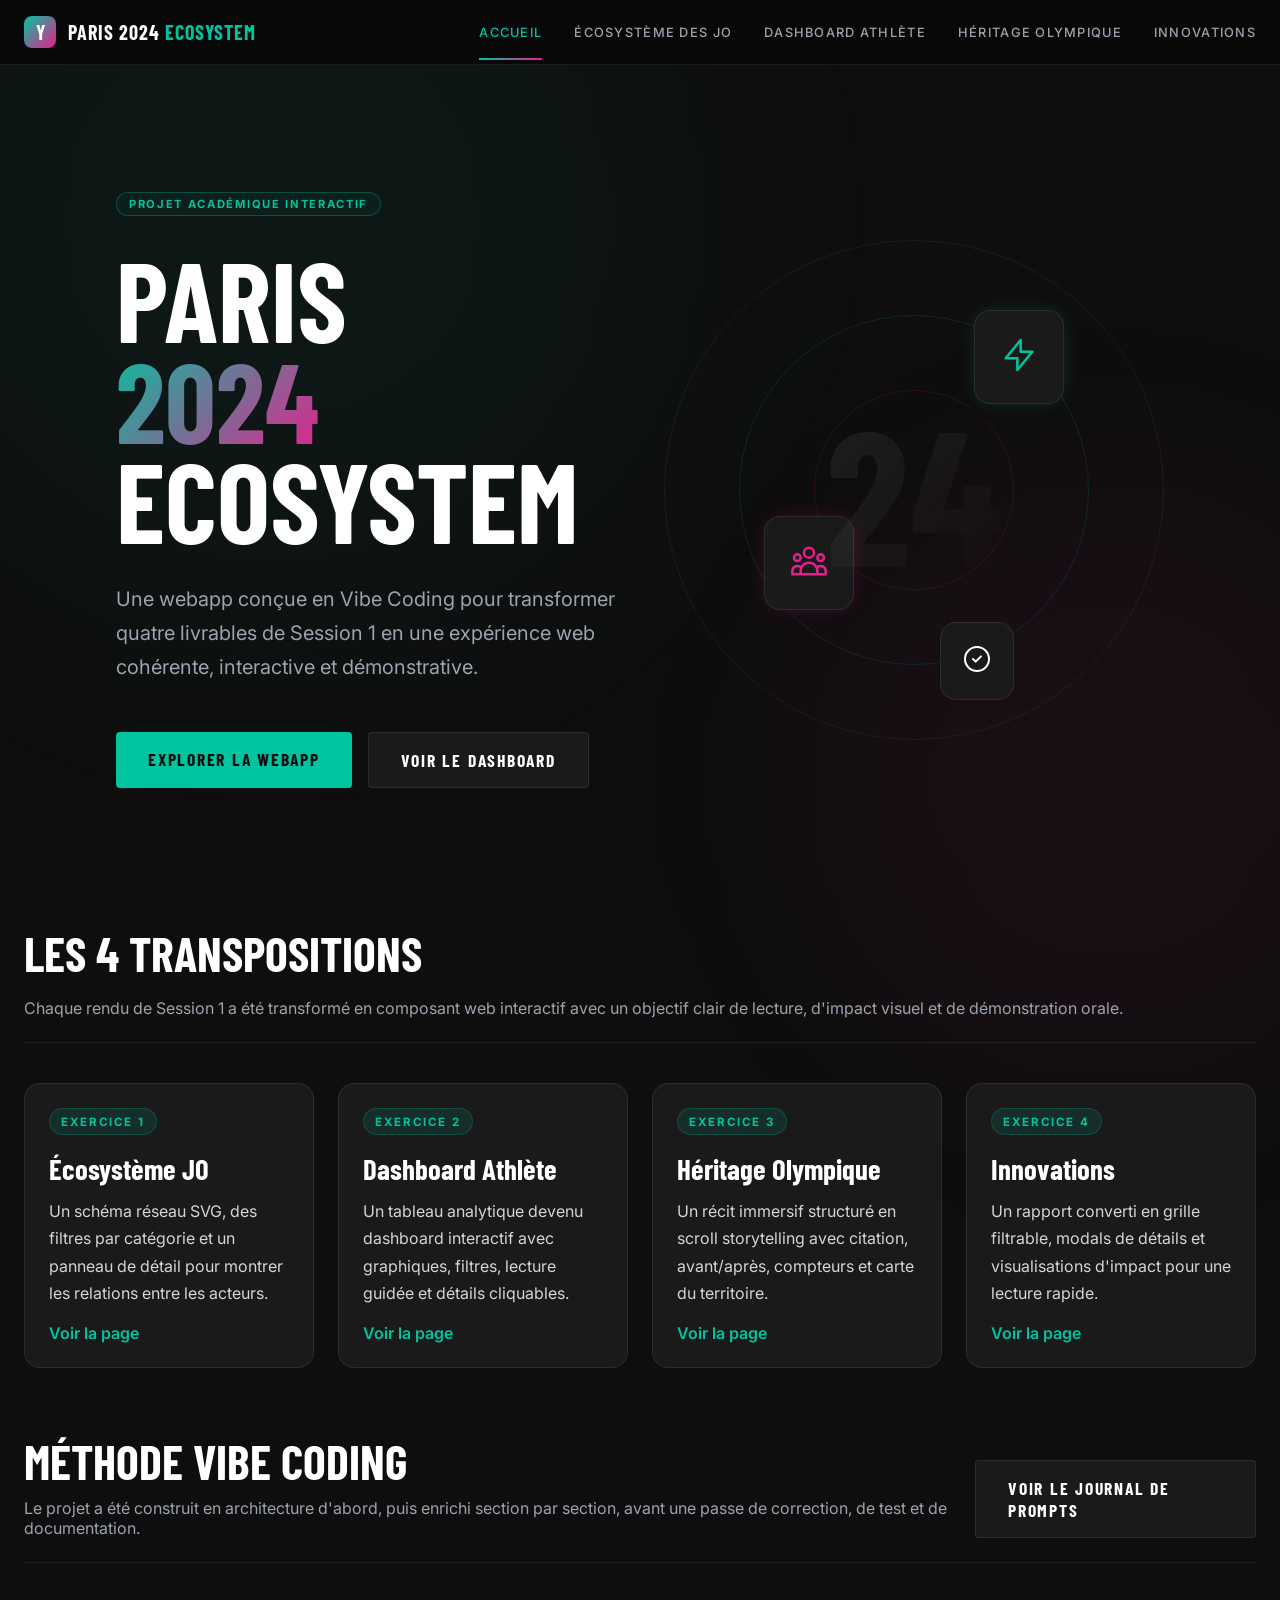
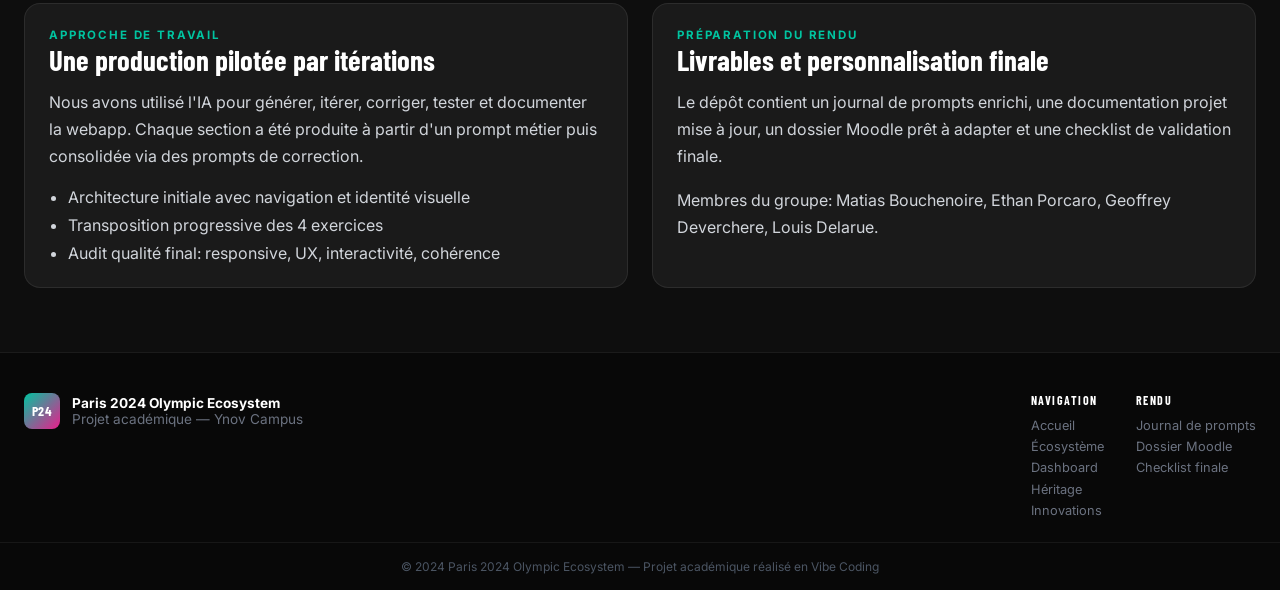
<file: index.html>
<!DOCTYPE html>
<html lang="fr">
<head>
    <meta charset="UTF-8">
    <meta name="viewport" content="width=device-width, initial-scale=1.0">
    <title>Paris 2024 Ecosystem | Accueil</title>
    <link href="https://fonts.googleapis.com/css2?family=Barlow+Condensed:wght@400;500;600;700;800&family=Inter:wght@300;400;500;600&display=swap" rel="stylesheet">
    <link rel="stylesheet" href="css/style.css">
</head>
<body>
    <nav class="site-nav">
        <div class="nav-inner">
            <a href="index.html" class="brand">
                <div class="brand-icon">Y</div>
                <span class="brand-text">PARIS 2024 <span>ECOSYSTEM</span></span>
            </a>
            <button class="nav-hamburger" id="hamburger" onclick="document.getElementById('hamburger').classList.toggle('open');document.getElementById('nav-links').classList.toggle('open');">
                <span></span><span></span><span></span>
            </button>
            <div class="nav-links" id="nav-links">
                <a href="index.html" class="gradient-border-bottom active">Accueil</a>
                <a href="pages/ecosysteme.html" class="gradient-border-bottom">Écosystème des JO</a>
                <a href="pages/dashboard.html" class="gradient-border-bottom">Dashboard Athlète</a>
                <a href="pages/heritage.html" class="gradient-border-bottom">Héritage Olympique</a>
                <a href="pages/innovations.html" class="gradient-border-bottom">Innovations</a>
            </div>
        </div>
    </nav>

    <div class="bg-blobs">
        <div class="blob-teal"></div>
        <div class="blob-magenta"></div>
    </div>

    <main class="page-main hero-main">
        <section class="hero-section">
            <div class="container hero-grid">
                <div class="fade-in-up hero-left">
                    <div class="hero-badge">Projet académique interactif</div>
                    <h1 class="hero-title">
                        PARIS<br>
                        <span class="gradient-text">2024</span><br>
                        ECOSYSTEM
                    </h1>
                    <p class="hero-desc">
                        Une webapp conçue en Vibe Coding pour transformer quatre livrables de Session 1 en une expérience web cohérente, interactive et démonstrative.
                    </p>
                    <div class="hero-actions">
                        <a href="pages/ecosysteme.html" class="btn-primary">Explorer la Webapp</a>
                        <a href="pages/dashboard.html" class="btn-secondary">Voir le Dashboard</a>
                    </div>
                </div>

                <div class="fade-in-up anim-delay-2 hero-right">
                    <div class="hero-ring hero-ring-1"></div>
                    <div class="hero-ring hero-ring-2"></div>
                    <div class="hero-ring hero-ring-3"></div>

                    <div class="float-anim hero-float-card teal-glow">
                        <svg class="icon-svg color-teal" fill="none" stroke="currentColor" viewBox="0 0 24 24"><path stroke-linecap="round" stroke-linejoin="round" stroke-width="1.5" d="M13 10V3L4 14h7v7l9-11h-7z"></path></svg>
                    </div>
                    <div class="float-anim float-anim-delay-1 hero-float-card magenta-glow">
                        <svg class="icon-svg color-magenta" fill="none" stroke="currentColor" viewBox="0 0 24 24"><path stroke-linecap="round" stroke-linejoin="round" stroke-width="1.5" d="M17 20h5v-2a3 3 0 00-5.356-1.857M17 20H7m10 0v-2c0-.656-.126-1.283-.356-1.857M7 20H2v-2a3 3 0 015.356-1.857M7 20v-2c0-.656.126-1.283.356-1.857m0 0a5.002 5.002 0 019.288 0M15 7a3 3 0 11-6 0 3 3 0 016 0zm6 3a2 2 0 11-4 0 2 2 0 014 0zM7 10a2 2 0 11-4 0 2 2 0 014 0z"></path></svg>
                    </div>
                    <div class="float-anim float-anim-delay-2 hero-float-card neutral">
                        <svg class="icon-svg-sm color-white" fill="none" stroke="currentColor" viewBox="0 0 24 24"><path stroke-linecap="round" stroke-linejoin="round" stroke-width="1.5" d="M9 12l2 2 4-4m6 2a9 9 0 11-18 0 9 9 0 0118 0z"></path></svg>
                    </div>

                    <div class="hero-watermark">24</div>
                </div>
            </div>
        </section>

        <section class="home-section">
            <div class="container">
                <div class="section-header">
                    <h2>Les 4 transpositions</h2>
                    <p>Chaque rendu de Session 1 a été transformé en composant web interactif avec un objectif clair de lecture, d'impact visuel et de démonstration orale.</p>
                </div>
                <div class="grid-4">
                    <article class="feature-card">
                        <span class="feature-chip">Exercice 1</span>
                        <h3>Écosystème JO</h3>
                        <p>Un schéma réseau SVG, des filtres par catégorie et un panneau de détail pour montrer les relations entre les acteurs.</p>
                        <a href="pages/ecosysteme.html" class="feature-link">Voir la page</a>
                    </article>
                    <article class="feature-card">
                        <span class="feature-chip">Exercice 2</span>
                        <h3>Dashboard Athlète</h3>
                        <p>Un tableau analytique devenu dashboard interactif avec graphiques, filtres, lecture guidée et détails cliquables.</p>
                        <a href="pages/dashboard.html" class="feature-link">Voir la page</a>
                    </article>
                    <article class="feature-card">
                        <span class="feature-chip">Exercice 3</span>
                        <h3>Héritage Olympique</h3>
                        <p>Un récit immersif structuré en scroll storytelling avec citation, avant/après, compteurs et carte du territoire.</p>
                        <a href="pages/heritage.html" class="feature-link">Voir la page</a>
                    </article>
                    <article class="feature-card">
                        <span class="feature-chip">Exercice 4</span>
                        <h3>Innovations</h3>
                        <p>Un rapport converti en grille filtrable, modals de détails et visualisations d'impact pour une lecture rapide.</p>
                        <a href="pages/innovations.html" class="feature-link">Voir la page</a>
                    </article>
                </div>
            </div>
        </section>

        <section class="home-section home-section-alt">
            <div class="container">
                <div class="section-header row">
                    <div>
                        <h2>Méthode Vibe Coding</h2>
                        <p>Le projet a été construit en architecture d'abord, puis enrichi section par section, avant une passe de correction, de test et de documentation.</p>
                    </div>
                    <a href="PROMPTS.md" class="btn-secondary">Voir le journal de prompts</a>
                </div>
                <div class="grid-2">
                    <article class="method-card">
                        <div class="analysis-eyebrow">Approche de travail</div>
                        <h3>Une production pilotée par itérations</h3>
                        <p>Nous avons utilisé l'IA pour générer, itérer, corriger, tester et documenter la webapp. Chaque section a été produite à partir d'un prompt métier puis consolidée via des prompts de correction.</p>
                        <ul class="feature-list">
                            <li>Architecture initiale avec navigation et identité visuelle</li>
                            <li>Transposition progressive des 4 exercices</li>
                            <li>Audit qualité final: responsive, UX, interactivité, cohérence</li>
                        </ul>
                    </article>
                    <article class="method-card">
                        <div class="analysis-eyebrow">Préparation du rendu</div>
                        <h3>Livrables et personnalisation finale</h3>
                        <p>Le dépôt contient un journal de prompts enrichi, une documentation projet mise à jour, un dossier Moodle prêt à adapter et une checklist de validation finale.</p>
                        <p class="muted-note">Membres du groupe: Matias Bouchenoire, Ethan Porcaro, Geoffrey Deverchere, Louis Delarue.</p>
                    </article>
                </div>
            </div>
        </section>
    </main>

    <footer class="site-footer">
        <div class="footer-inner footer-grid">
            <div class="footer-brand">
                <div class="brand-icon">P24</div>
                <div class="footer-info">
                    <span class="title">Paris 2024 Olympic Ecosystem</span><br>
                    Projet académique — Ynov Campus
                </div>
            </div>
            <div class="footer-nav">
                <h4 class="footer-heading">Navigation</h4>
                <a href="index.html">Accueil</a>
                <a href="pages/ecosysteme.html">Écosystème</a>
                <a href="pages/dashboard.html">Dashboard</a>
                <a href="pages/heritage.html">Héritage</a>
                <a href="pages/innovations.html">Innovations</a>
            </div>
            <div class="footer-legal">
                <h4 class="footer-heading">Rendu</h4>
                <a href="PROMPTS.md">Journal de prompts</a>
                <a href="DOSSIER_MOODLE.md">Dossier Moodle</a>
                <a href="CHECKLIST_RENDU.md">Checklist finale</a>
            </div>
        </div>
        <div class="footer-bottom">
            <span>&copy; 2024 Paris 2024 Olympic Ecosystem — Projet académique réalisé en Vibe Coding</span>
        </div>
    </footer>
</body>
</html>
</file>
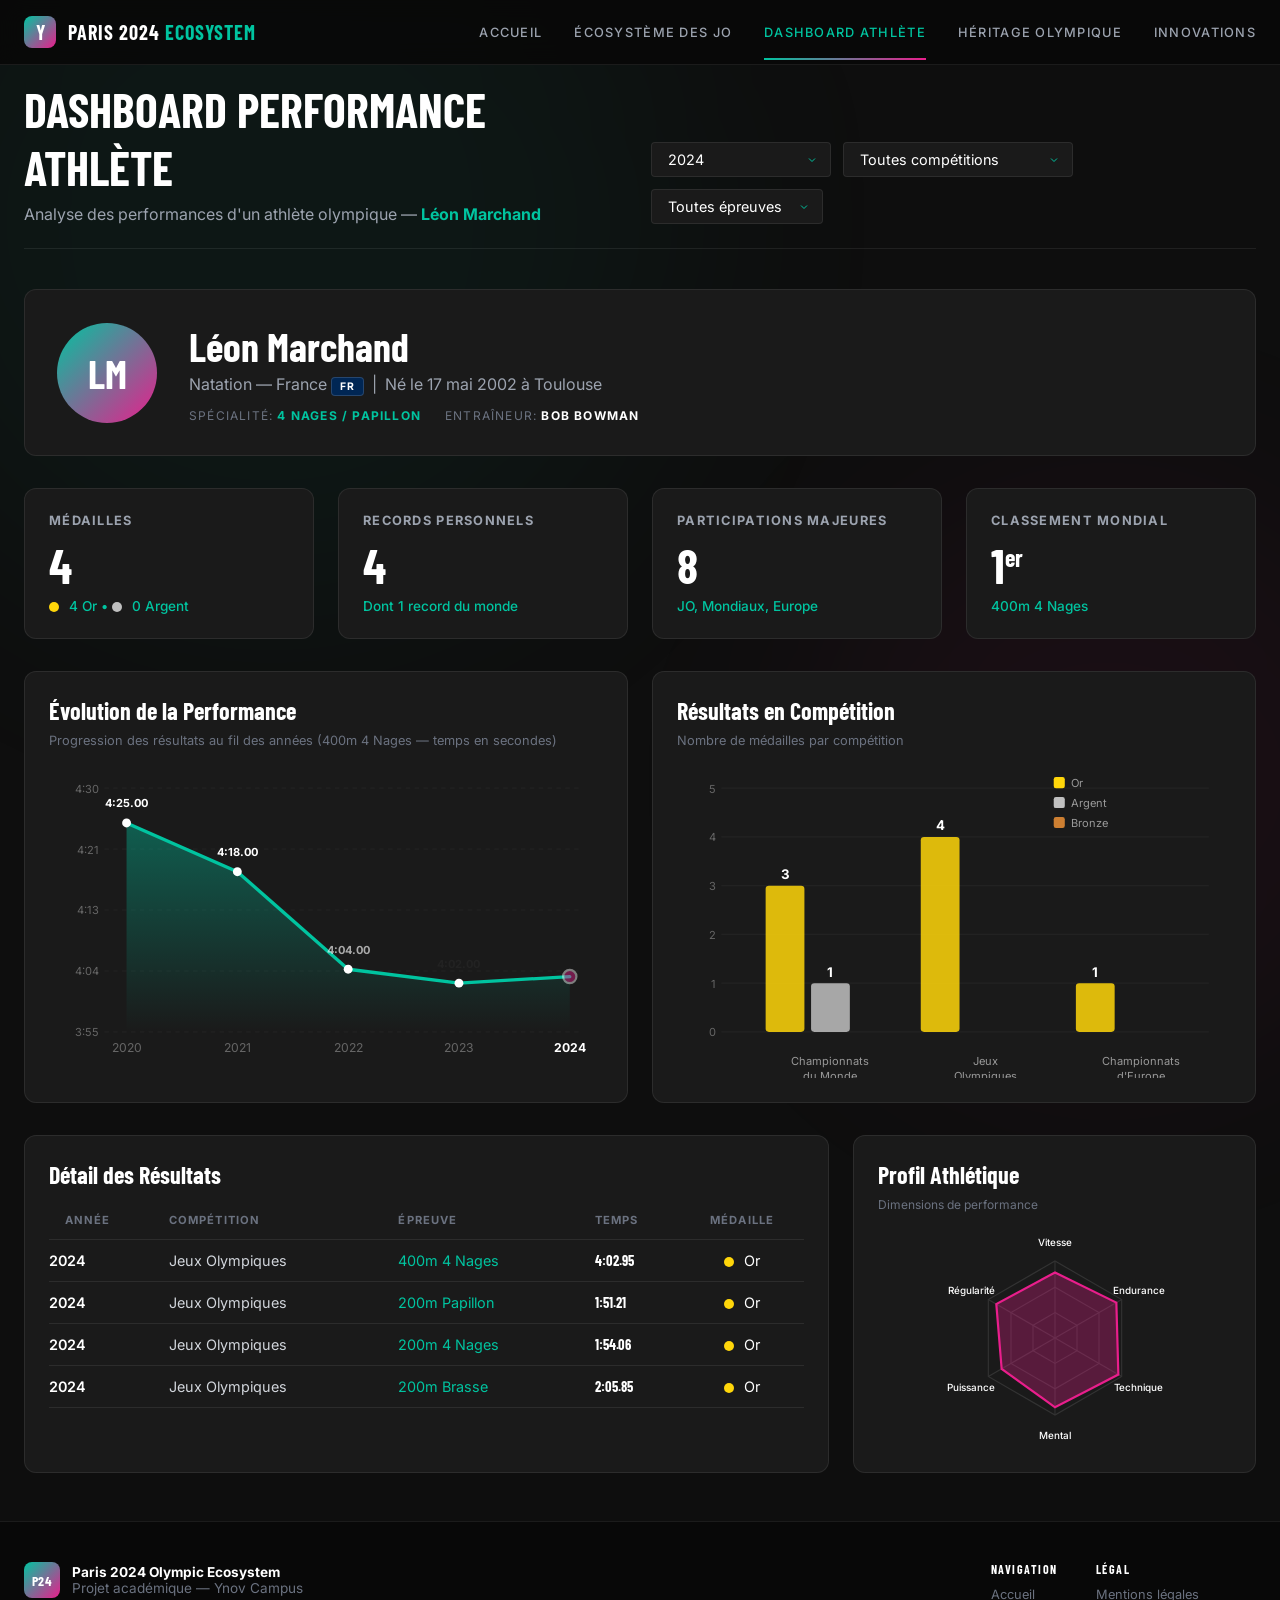
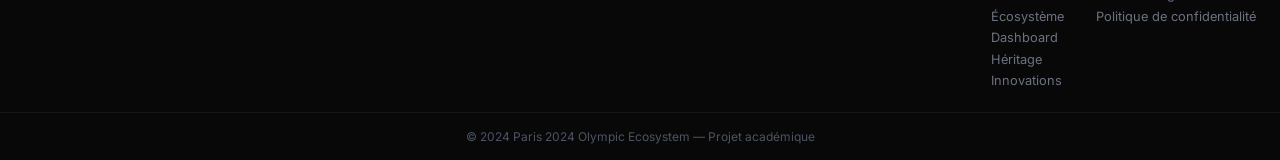
<file: dashboard.html>
<!DOCTYPE html>
<html lang="fr">
<head>
    <meta charset="UTF-8">
    <meta name="viewport" content="width=device-width, initial-scale=1.0">
    <title>Dashboard Performance Athlète | Paris 2024</title>
    <link href="https://fonts.googleapis.com/css2?family=Barlow+Condensed:wght@400;500;600;700;800&family=Inter:wght@300;400;500;600&display=swap" rel="stylesheet">
    <link rel="stylesheet" href="css/style.css">
</head>
<body>
    <!-- Navbar -->
    <nav class="site-nav">
        <div class="nav-inner">
            <a href="index.html" class="brand">
                <div class="brand-icon">Y</div>
                <span class="brand-text">PARIS 2024 <span>ECOSYSTEM</span></span>
            </a>
            <button class="nav-hamburger" id="hamburger" onclick="document.getElementById('hamburger').classList.toggle('open');document.getElementById('nav-links').classList.toggle('open');">
                <span></span><span></span><span></span>
            </button>
            <div class="nav-links" id="nav-links">
                <a href="index.html" class="gradient-border-bottom">Accueil</a>
                <a href="ecosysteme.html" class="gradient-border-bottom">Écosystème des JO</a>
                <a href="dashboard.html" class="gradient-border-bottom active">Dashboard Athlète</a>
                <a href="heritage.html" class="gradient-border-bottom">Héritage Olympique</a>
                <a href="innovations.html" class="gradient-border-bottom">Innovations</a>
            </div>
        </div>
    </nav>

    <div class="bg-blobs"><div class="blob-teal"></div><div class="blob-magenta"></div></div>

    <main class="page-main page-padded">
        <div class="container">
            <!-- Header + Filters -->
            <div class="section-header row">
                <div>
                    <h2>Dashboard Performance Athlète</h2>
                    <p>Analyse des performances d'un athlète olympique — <strong class="color-teal">Léon Marchand</strong></p>
                </div>
                <div class="filter-row">
                    <select class="custom-select" id="filter-year" onchange="updateDashboard()">
                        <option value="all">Toutes les années</option>
                        <option value="2024" selected>2024</option>
                        <option value="2023">2023</option>
                        <option value="2022">2022</option>
                        <option value="2021">2021</option>
                    </select>
                    <select class="custom-select" id="filter-competition" onchange="updateDashboard()">
                        <option value="all">Toutes compétitions</option>
                        <option value="jo">Jeux Olympiques</option>
                        <option value="mondiaux">Championnats du Monde</option>
                        <option value="europe">Championnats d'Europe</option>
                    </select>
                    <select class="custom-select" id="filter-epreuve" onchange="updateDashboard()">
                        <option value="all">Toutes épreuves</option>
                        <option value="200pap">200m Papillon</option>
                        <option value="400qn">400m 4 Nages</option>
                        <option value="200qn">200m 4 Nages</option>
                        <option value="200br">200m Brasse</option>
                    </select>
                </div>
            </div>

            <!-- Athlete profile card -->
            <div class="athlete-profile fade-in-up">
                <div class="athlete-avatar">LM</div>
                <div class="athlete-info">
                    <h3 class="athlete-name">Léon Marchand</h3>
                    <p class="athlete-sub">Natation — France <span class="flag-badge">FR</span> &nbsp;|&nbsp; Né le 17 mai 2002 à Toulouse</p>
                    <div class="athlete-meta">
                        <span class="athlete-meta-item">Spécialité: <strong class="highlight">4 Nages / Papillon</strong></span>
                        <span class="athlete-meta-item">Entraîneur: <strong>Bob Bowman</strong></span>
                    </div>
                </div>
            </div>

            <!-- Stat Cards -->
            <div class="grid-4 fade-in-up anim-delay-1 mb-2">
                <div class="stat-card" id="card-medals">
                    <div class="stat-label">Médailles</div>
                    <div class="stat-value color-gold" id="stat-medals">5</div>
                    <div class="stat-sub" id="stat-medals-sub"><span class="medal-dot gold"></span> 4 Or &bull; <span class="medal-dot silver"></span> 1 Argent</div>
                </div>
                <div class="stat-card">
                    <div class="stat-label">Records Personnels</div>
                    <div class="stat-value color-magenta" id="stat-records">4</div>
                    <div class="stat-sub">Dont 1 record du monde</div>
                </div>
                <div class="stat-card">
                    <div class="stat-label">Participations Majeures</div>
                    <div class="stat-value" id="stat-participations">8</div>
                    <div class="stat-sub">JO, Mondiaux, Europe</div>
                </div>
                <div class="stat-card">
                    <div class="stat-label">Classement Mondial</div>
                    <div class="stat-value color-teal">1<sup style="font-size:1.5rem;">er</sup></div>
                    <div class="stat-sub">400m 4 Nages</div>
                </div>
            </div>

            <!-- Charts row -->
            <div class="grid-2 fade-in-up anim-delay-2 mb-2">
                <!-- Line Chart -->
                <div class="chart-card">
                    <h3>Évolution de la Performance</h3>
                    <p class="chart-subtitle">Progression des résultats au fil des années (400m 4 Nages — temps en secondes)</p>
                    <div class="chart-area" id="line-chart"></div>
                </div>

                <!-- Bar Chart -->
                <div class="chart-card">
                    <h3>Résultats en Compétition</h3>
                    <p class="chart-subtitle">Nombre de médailles par compétition</p>
                    <div class="chart-area" id="bar-chart"></div>
                </div>
            </div>

            <!-- Bottom: table + radar -->
            <div class="bottom-grid fade-in-up anim-delay-3">
                <!-- Detailed results table -->
                <div class="chart-card">
                    <h3>Détail des Résultats</h3>
                    <div class="table-scroll">
                        <table class="data-table">
                            <thead>
                                <tr>
                                    <th class="th-left">Année</th>
                                    <th>Compétition</th>
                                    <th>Épreuve</th>
                                    <th>Temps</th>
                                    <th class="th-center">Médaille</th>
                                </tr>
                            </thead>
                            <tbody id="results-table"></tbody>
                        </table>
                    </div>
                </div>

                <!-- Radar -->
                <div class="chart-card flex-col-center">
                    <h3>Profil Athlétique</h3>
                    <p class="chart-subtitle-sm">Dimensions de performance</p>
                    <div class="flex-center" id="radar-chart"></div>
                </div>
            </div>
        </div>
    </main>

    <!-- Footer -->
    <footer class="site-footer">
        <div class="footer-inner footer-grid">
            <div class="footer-brand">
                <div class="brand-icon">P24</div>
                <div class="footer-info">
                    <span class="title">Paris 2024 Olympic Ecosystem</span><br>
                    Projet académique — Ynov Campus
                </div>
            </div>
            <div class="footer-nav">
                <h4 class="footer-heading">Navigation</h4>
                <a href="index.html">Accueil</a>
                <a href="ecosysteme.html">Écosystème</a>
                <a href="dashboard.html">Dashboard</a>
                <a href="heritage.html">Héritage</a>
                <a href="innovations.html">Innovations</a>
            </div>
            <div class="footer-legal">
                <h4 class="footer-heading">Légal</h4>
                <a href="pages/mentions-legales.html">Mentions légales</a>
                <a href="pages/politique-confidentialite.html">Politique de confidentialité</a>
            </div>
        </div>
        <div class="footer-bottom">
            <span>&copy; 2024 Paris 2024 Olympic Ecosystem — Projet académique</span>
        </div>
    </footer>

    <script>
        const colors = { teal:'#00c4a0', magenta:'#e91e8c', dark:'#0e0e0e', gold:'#ffd60a', surface:'#1a1a1a', gray:'#9ca3af' };

        /* ---- DATA ---- */
        const results = [
            { year:2021, comp:'Championnats du Monde', compKey:'mondiaux', event:'200m Papillon', eventKey:'200pap', time:'1:55.40', medal:'—', medalType:'none', medalColor:colors.gray },
            { year:2022, comp:'Championnats du Monde', compKey:'mondiaux', event:'200m Papillon', eventKey:'200pap', time:'1:53.37', medal:'Or', medalType:'gold', medalColor:colors.gold },
            { year:2022, comp:'Championnats du Monde', compKey:'mondiaux', event:'400m 4 Nages', eventKey:'400qn', time:'4:04.28', medal:'Or', medalType:'gold', medalColor:colors.gold },
            { year:2023, comp:'Championnats du Monde', compKey:'mondiaux', event:'400m 4 Nages', eventKey:'400qn', time:'4:02.50', medal:'Or', medalType:'gold', medalColor:colors.gold },
            { year:2023, comp:'Championnats du Monde', compKey:'mondiaux', event:'200m 4 Nages', eventKey:'200qn', time:'1:55.22', medal:'Or', medalType:'gold', medalColor:colors.gold },
            { year:2023, comp:'Championnats du Monde', compKey:'mondiaux', event:'200m Brasse', eventKey:'200br', time:'2:05.48', medal:'Argent', medalType:'silver', medalColor:'#c0c0c0' },
            { year:2024, comp:'Jeux Olympiques', compKey:'jo', event:'400m 4 Nages', eventKey:'400qn', time:'4:02.95', medal:'Or', medalType:'gold', medalColor:colors.gold },
            { year:2024, comp:'Jeux Olympiques', compKey:'jo', event:'200m Papillon', eventKey:'200pap', time:'1:51.21', medal:'Or', medalType:'gold', medalColor:colors.gold },
            { year:2024, comp:'Jeux Olympiques', compKey:'jo', event:'200m 4 Nages', eventKey:'200qn', time:'1:54.06', medal:'Or', medalType:'gold', medalColor:colors.gold },
            { year:2024, comp:'Jeux Olympiques', compKey:'jo', event:'200m Brasse', eventKey:'200br', time:'2:05.85', medal:'Or', medalType:'gold', medalColor:colors.gold }
        ];

        const perfEvolution = [
            { year:2020, time:265 },
            { year:2021, time:258 },
            { year:2022, time:244 },
            { year:2023, time:242 },
            { year:2024, time:242.95 }
        ];

        const compMedals = [
            { label:'Championnats\ndu Monde', gold:3, silver:1, bronze:0 },
            { label:'Jeux\nOlympiques', gold:4, silver:0, bronze:0 },
            { label:'Championnats\nd\'Europe', gold:1, silver:0, bronze:0 }
        ];

        function getFilteredResults() {
            const year = document.getElementById('filter-year').value;
            const comp = document.getElementById('filter-competition').value;
            const epr = document.getElementById('filter-epreuve').value;
            return results.filter(r => {
                if(year !== 'all' && r.year !== parseInt(year)) return false;
                if(comp !== 'all' && r.compKey !== comp) return false;
                if(epr !== 'all' && r.eventKey !== epr) return false;
                return true;
            });
        }

        /* ---- LINE CHART ---- */
        function drawLineChart() {
            const el = document.getElementById('line-chart');
            const w = 500, h = 280;
            const pts = perfEvolution;
            const minT = 235, maxT = 270;

            let svg = `<svg width="100%" height="100%" viewBox="0 0 ${w} ${h}">`;
            svg += `<defs><linearGradient id="areaGrad" x1="0" y1="0" x2="0" y2="1"><stop offset="0%" stop-color="${colors.teal}" stop-opacity="0.4"/><stop offset="100%" stop-color="${colors.teal}" stop-opacity="0"/></linearGradient></defs>`;

            /* Grid lines */
            for(let i=0;i<5;i++){
                const y = 20 + i*(h-60)/4;
                const val = (maxT - i*(maxT-minT)/4).toFixed(0);
                svg += `<line x1="50" y1="${y}" x2="${w-20}" y2="${y}" stroke="#222" stroke-width="1" stroke-dasharray="4,4"/>`;
                svg += `<text x="45" y="${y+4}" text-anchor="end" fill="#666" font-size="10" font-family="Inter">${Math.floor(val/60)}:${String(val%60).padStart(2,'0')}</text>`;
            }

            /* Build points */
            const points = pts.map((p,i) => {
                const x = 70 + i*((w-100)/(pts.length-1));
                const y = 20 + ((maxT - p.time)/(maxT-minT)) * (h-60);
                return {x,y,year:p.year,time:p.time};
            });

            /* Area */
            const polyPts = points.map(p=>`${p.x},${p.y}`).join(' ');
            svg += `<polygon points="${points[0].x},${h-40} ${polyPts} ${points[points.length-1].x},${h-40}" fill="url(#areaGrad)" opacity="0"><animate attributeName="opacity" from="0" to="1" dur="1.5s" fill="freeze"/></polygon>`;

            /* Line */
            svg += `<polyline points="${polyPts}" fill="none" stroke="${colors.teal}" stroke-width="3" stroke-linecap="round" stroke-linejoin="round"><animate attributeName="stroke-dasharray" from="0,2000" to="2000,0" dur="2s" fill="freeze"/></polyline>`;

            /* Dots & labels */
            points.forEach((p,i) => {
                const isLast = i === points.length-1;
                svg += `<circle cx="${p.x}" cy="${p.y}" r="${isLast?6:4}" fill="${isLast?colors.magenta:'white'}" ${isLast?`stroke="white" stroke-width="2"`:''} opacity="0"><animate attributeName="opacity" to="1" dur="0.5s" fill="freeze" begin="${0.5+i*0.3}s"/></circle>`;
                svg += `<text x="${p.x}" y="${h-22}" text-anchor="middle" fill="${isLast?'white':'#666'}" font-size="11" font-weight="${isLast?'bold':'normal'}" font-family="Inter">${p.year}</text>`;
                const mn = Math.floor(p.time/60);
                const sc = (p.time%60).toFixed(2);
                svg += `<text x="${p.x}" y="${p.y-14}" text-anchor="middle" fill="white" font-size="10" font-family="Inter" font-weight="bold" opacity="0"><animate attributeName="opacity" to="1" dur="0.5s" fill="freeze" begin="${1+i*0.3}s"/>${mn}:${sc.padStart(5,'0')}</text>`;
            });

            svg += '</svg>';
            el.innerHTML = svg;
        }

        /* ---- BAR CHART ---- */
        function drawBarChart() {
            const el = document.getElementById('bar-chart');
            const w = 500, h = 280;
            const maxVal = 5;
            const barW = 35;
            const groupW = 140;

            let svg = `<svg width="100%" height="100%" viewBox="0 0 ${w} ${h}">`;

            /* Grid */
            for(let i=0;i<=maxVal;i++){
                const y = 20 + (maxVal-i)*(h-60)/maxVal;
                svg += `<line x1="40" y1="${y}" x2="${w-20}" y2="${y}" stroke="#222" stroke-width="1"/>`;
                svg += `<text x="35" y="${y+4}" text-anchor="end" fill="#666" font-size="10" font-family="Inter">${i}</text>`;
            }

            compMedals.forEach((comp,gi) => {
                const gx = 80 + gi * groupW;
                const vals = [
                    { v:comp.gold, color:colors.gold, label:'Or' },
                    { v:comp.silver, color:'#c0c0c0', label:'Ag' },
                    { v:comp.bronze, color:'#cd7f32', label:'Br' }
                ];

                vals.forEach((bar,bi) => {
                    const x = gx + bi*(barW+6);
                    const bh = (bar.v/maxVal)*(h-60);
                    const y = h-40-bh;
                    svg += `<rect x="${x}" y="${h-40}" width="${barW}" height="0" fill="${bar.color}" rx="3" opacity="0.85">
                        <animate attributeName="y" to="${y}" dur="0.8s" fill="freeze" begin="${0.2+gi*0.15}s"/>
                        <animate attributeName="height" to="${bh}" dur="0.8s" fill="freeze" begin="${0.2+gi*0.15}s"/>
                    </rect>`;
                    if(bar.v > 0) {
                        svg += `<text x="${x+barW/2}" y="${y-6}" text-anchor="middle" fill="white" font-size="12" font-weight="bold" font-family="Inter" opacity="0"><animate attributeName="opacity" to="1" dur="0.5s" fill="freeze" begin="1s"/>${bar.v}</text>`;
                    }
                });

                /* Group label */
                const lines = comp.label.split('\n');
                lines.forEach((l,li) => {
                    svg += `<text x="${gx+barW*1.5+6}" y="${h-10+li*13}" text-anchor="middle" fill="#999" font-size="10" font-family="Inter">${l}</text>`;
                });
            });

            /* Legend */
            const legendX = w-160;
            [{c:colors.gold,l:'Or'},{c:'#c0c0c0',l:'Argent'},{c:'#cd7f32',l:'Bronze'}].forEach((lg,i) => {
                svg += `<rect x="${legendX}" y="${10+i*18}" width="10" height="10" fill="${lg.c}" rx="2"/>`;
                svg += `<text x="${legendX+16}" y="${19+i*18}" fill="#999" font-size="10" font-family="Inter">${lg.l}</text>`;
            });

            svg += '</svg>';
            el.innerHTML = svg;
        }

        /* ---- RADAR CHART ---- */
        function drawRadar() {
            const el = document.getElementById('radar-chart');
            const dims = ['Vitesse','Endurance','Technique','Mental','Puissance','Régularité'];
            const vals = [0.85, 0.92, 0.95, 0.90, 0.80, 0.88];
            const cx=100, cy=100, r=70;

            let svg = `<svg width="220" height="220" viewBox="0 0 200 200">`;

            /* Webs */
            [1, 0.66, 0.33].forEach(sc => {
                const pts = dims.map((_,i)=>{
                    const a = (i*2*Math.PI/dims.length) - Math.PI/2;
                    return `${cx+r*sc*Math.cos(a)},${cy+r*sc*Math.sin(a)}`;
                }).join(' ');
                svg += `<polygon points="${pts}" fill="none" stroke="#333" stroke-width="1"/>`;
            });

            /* Axes */
            dims.forEach((_,i) => {
                const a = (i*2*Math.PI/dims.length) - Math.PI/2;
                svg += `<line x1="${cx}" y1="${cy}" x2="${cx+r*Math.cos(a)}" y2="${cy+r*Math.sin(a)}" stroke="#333" stroke-width="1"/>`;
            });

            /* Data shape */
            const dataPts = dims.map((_,i)=>{
                const a = (i*2*Math.PI/dims.length) - Math.PI/2;
                return `${cx+r*vals[i]*Math.cos(a)},${cy+r*vals[i]*Math.sin(a)}`;
            }).join(' ');
            const zeroPts = dims.map(()=>`${cx},${cy}`).join(' ');

            svg += `<polygon points="${zeroPts}" fill="${colors.magenta}" fill-opacity="0.3" stroke="${colors.magenta}" stroke-width="2"><animate attributeName="points" to="${dataPts}" dur="1s" fill="freeze" calcMode="spline" keySplines="0.4 0 0.2 1"/></polygon>`;

            /* Labels */
            dims.forEach((d,i) => {
                const a = (i*2*Math.PI/dims.length) - Math.PI/2;
                const lx = cx + (r+18)*Math.cos(a);
                const ly = cy + (r+18)*Math.sin(a);
                svg += `<text x="${lx}" y="${ly+4}" text-anchor="middle" fill="white" font-size="9" font-family="Inter" font-weight="500">${d}</text>`;
            });

            svg += '</svg>';
            el.innerHTML = svg;
        }

        /* ---- TABLE ---- */
        function drawTable() {
            const filtered = getFilteredResults();
            const tbody = document.getElementById('results-table');
            tbody.innerHTML = filtered.map(r => `
                <tr>
                    <td class="td-year">${r.year}</td>
                    <td class="td-comp">${r.comp}</td>
                    <td class="td-event">${r.event}</td>
                    <td class="td-time">${r.time}</td>
                    <td class="td-medal">${r.medalType !== 'none' ? `<span class="medal-dot ${r.medalType}"></span> ${r.medal}` : '—'}</td>
                </tr>
            `).join('');

            if(filtered.length === 0) {
                tbody.innerHTML = '<tr><td colspan="5" class="td-empty">Aucun résultat pour ces filtres</td></tr>';
            }

            /* Update stat cards */
            const golds = filtered.filter(r => r.medalType === 'gold').length;
            const silvers = filtered.filter(r => r.medalType === 'silver').length;
            const totalMedals = golds + silvers;
            document.getElementById('stat-medals').textContent = totalMedals || '—';
            document.getElementById('stat-medals-sub').innerHTML = `<span class="medal-dot gold"></span> ${golds} Or &bull; <span class="medal-dot silver"></span> ${silvers} Argent`;
        }

        /* ---- Filtered Bar Chart ---- */
        function drawFilteredBarChart() {
            const filtered = getFilteredResults();
            /* Aggregate medals by competition */
            const compMap = {};
            filtered.forEach(r => {
                if(!compMap[r.comp]) compMap[r.comp] = { gold:0, silver:0, bronze:0 };
                if(r.medalType === 'gold') compMap[r.comp].gold++;
                else if(r.medalType === 'silver') compMap[r.comp].silver++;
                else if(r.medalType === 'bronze') compMap[r.comp].bronze++;
            });

            const compKeys = Object.keys(compMap);
            if(compKeys.length === 0) {
                document.getElementById('bar-chart').innerHTML = '<p style="text-align:center;color:#6b7280;padding:3rem 0;">Aucune donnée pour ces filtres</p>';
                return;
            }

            const el = document.getElementById('bar-chart');
            const w = 500, h = 280;
            const maxVal = Math.max(5, ...compKeys.map(k => compMap[k].gold + compMap[k].silver + compMap[k].bronze));
            const barW = 35;
            const groupW = Math.min(140, (w-100)/compKeys.length);

            let svg = `<svg width="100%" height="100%" viewBox="0 0 ${w} ${h}">`;

            for(let i=0;i<=maxVal;i++){
                const y = 20 + (maxVal-i)*(h-60)/maxVal;
                svg += `<line x1="40" y1="${y}" x2="${w-20}" y2="${y}" stroke="#222" stroke-width="1"/>`;
                svg += `<text x="35" y="${y+4}" text-anchor="end" fill="#666" font-size="10" font-family="Inter">${i}</text>`;
            }

            compKeys.forEach((comp,gi) => {
                const gx = 80 + gi * groupW;
                const data = compMap[comp];
                const vals = [
                    { v:data.gold, color:colors.gold, label:'Or' },
                    { v:data.silver, color:'#c0c0c0', label:'Ag' },
                    { v:data.bronze, color:'#cd7f32', label:'Br' }
                ];

                vals.forEach((bar,bi) => {
                    const x = gx + bi*(barW+6);
                    const bh = (bar.v/maxVal)*(h-60);
                    const y = h-40-bh;
                    svg += `<rect x="${x}" y="${h-40}" width="${barW}" height="0" fill="${bar.color}" rx="3" opacity="0.85">
                        <animate attributeName="y" to="${y}" dur="0.8s" fill="freeze" begin="${0.2+gi*0.15}s"/>
                        <animate attributeName="height" to="${bh}" dur="0.8s" fill="freeze" begin="${0.2+gi*0.15}s"/>
                    </rect>`;
                    if(bar.v > 0) {
                        svg += `<text x="${x+barW/2}" y="${y-6}" text-anchor="middle" fill="white" font-size="12" font-weight="bold" font-family="Inter" opacity="0"><animate attributeName="opacity" to="1" dur="0.5s" fill="freeze" begin="1s"/>${bar.v}</text>`;
                    }
                });

                /* Label under bars */
                const shortLabel = comp.length > 20 ? comp.substring(0,18)+'…' : comp;
                svg += `<text x="${gx+barW*1.5+6}" y="${h-10}" text-anchor="middle" fill="#999" font-size="9" font-family="Inter">${shortLabel}</text>`;
            });

            const legendX = w-160;
            [{c:colors.gold,l:'Or'},{c:'#c0c0c0',l:'Argent'},{c:'#cd7f32',l:'Bronze'}].forEach((lg,i) => {
                svg += `<rect x="${legendX}" y="${10+i*18}" width="10" height="10" fill="${lg.c}" rx="2"/>`;
                svg += `<text x="${legendX+16}" y="${19+i*18}" fill="#999" font-size="10" font-family="Inter">${lg.l}</text>`;
            });

            svg += '</svg>';
            el.innerHTML = svg;
        }

        function updateDashboard() {
            drawTable();
            drawFilteredBarChart();
            drawLineChart();
        }

        /* ---- INIT ---- */
        drawLineChart();
        drawBarChart();
        drawRadar();
        drawTable();
    </script>


</body>
</html>
</file>
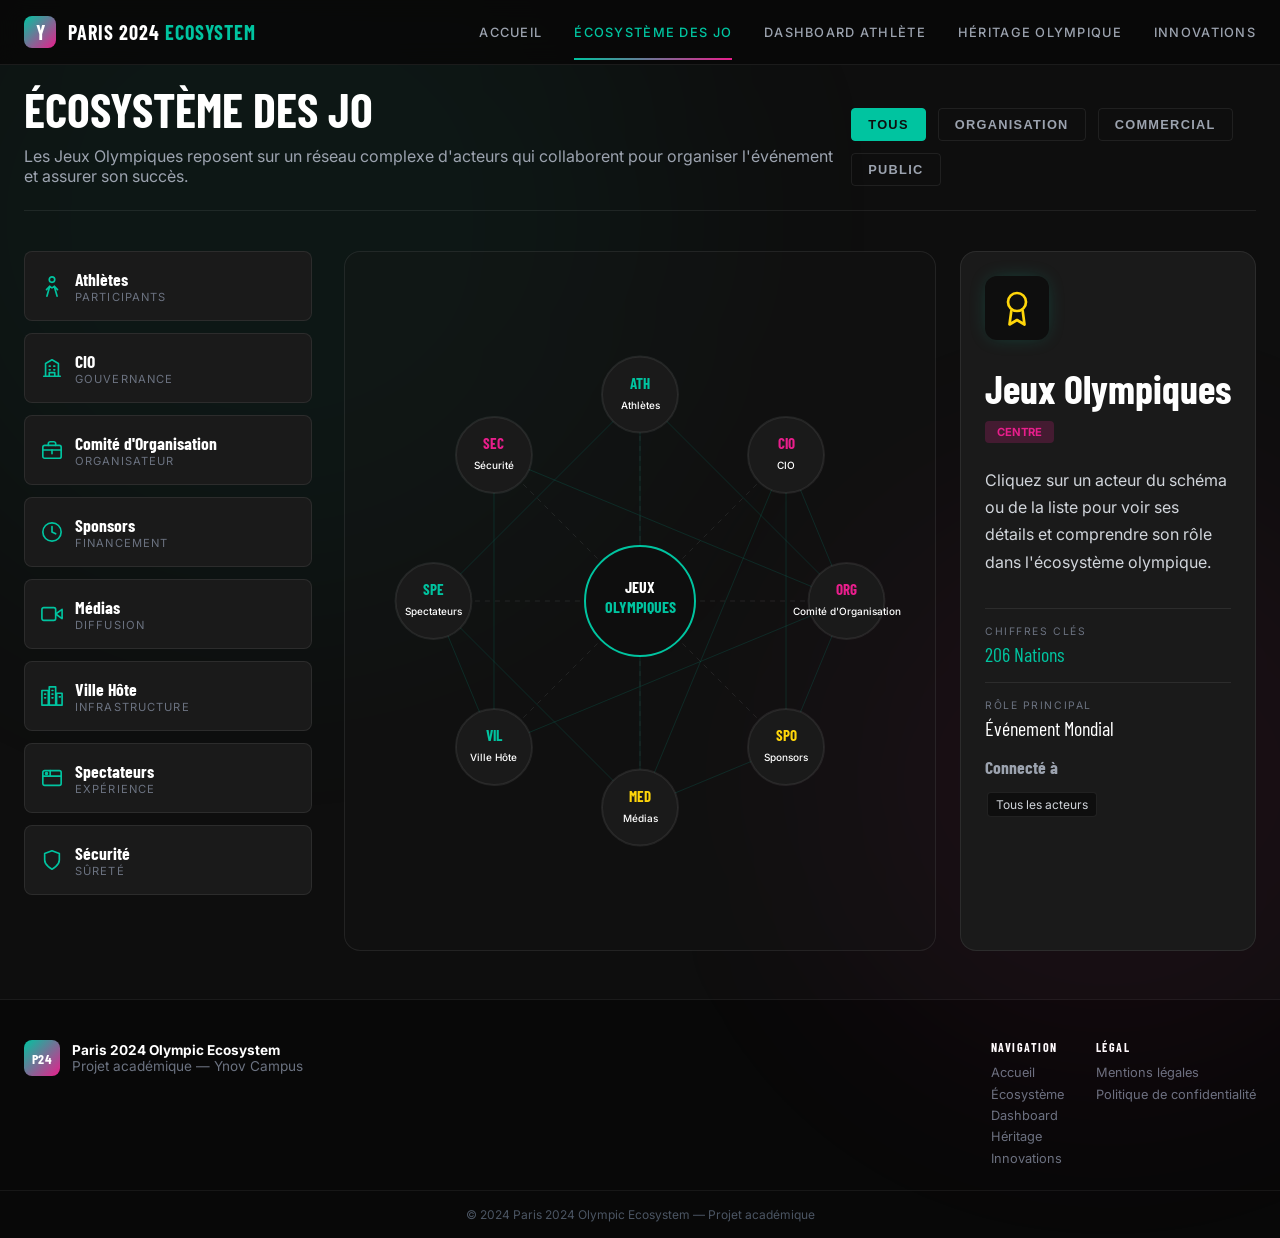
<file: ecosysteme.html>
<!DOCTYPE html>
<html lang="fr">
<head>
    <meta charset="UTF-8">
    <meta name="viewport" content="width=device-width, initial-scale=1.0">
    <title>Écosystème des JO | Paris 2024</title>
    <link href="https://fonts.googleapis.com/css2?family=Barlow+Condensed:wght@400;500;600;700;800&family=Inter:wght@300;400;500;600&display=swap" rel="stylesheet">
    <link rel="stylesheet" href="css/style.css">
</head>
<body>
    <!-- Navbar -->
    <nav class="site-nav">
        <div class="nav-inner">
            <a href="index.html" class="brand">
                <div class="brand-icon">Y</div>
                <span class="brand-text">PARIS 2024 <span>ECOSYSTEM</span></span>
            </a>
            <button class="nav-hamburger" id="hamburger" onclick="document.getElementById('hamburger').classList.toggle('open');document.getElementById('nav-links').classList.toggle('open');">
                <span></span><span></span><span></span>
            </button>
            <div class="nav-links" id="nav-links">
                <a href="index.html" class="gradient-border-bottom">Accueil</a>
                <a href="ecosysteme.html" class="gradient-border-bottom active">Écosystème des JO</a>
                <a href="dashboard.html" class="gradient-border-bottom">Dashboard Athlète</a>
                <a href="heritage.html" class="gradient-border-bottom">Héritage Olympique</a>
                <a href="innovations.html" class="gradient-border-bottom">Innovations</a>
            </div>
        </div>
    </nav>

    <!-- Background blobs -->
    <div class="bg-blobs">
        <div class="blob-teal"></div>
        <div class="blob-magenta"></div>
    </div>

    <main class="page-main page-padded">
        <div class="container">
            <!-- Intro -->
            <div class="section-header row">
                <div>
                    <h2>Écosystème des JO</h2>
                    <p>Les Jeux Olympiques reposent sur un réseau complexe d'acteurs qui collaborent pour organiser l'événement et assurer son succès.</p>
                </div>
                <div class="filter-row">
                    <button class="filter-btn active" onclick="filterNetwork('all',this)">Tous</button>
                    <button class="filter-btn" onclick="filterNetwork('governance',this)">Organisation</button>
                    <button class="filter-btn" onclick="filterNetwork('commercial',this)">Commercial</button>
                    <button class="filter-btn" onclick="filterNetwork('public',this)">Public</button>
                </div>
            </div>

            <!-- 3-column layout -->
            <div class="eco-layout">
                <!-- Left: Stakeholder list -->
                <div id="stakeholder-list" class="stakeholder-list-col"></div>

                <!-- Center: Network diagram -->
                <div class="network-svg-wrap" id="network-container"></div>

                <!-- Right: Detail panel -->
                <div class="detail-panel visible" id="detail-panel">
                    <div class="panel-icon" id="panel-icon"><svg viewBox="0 0 24 24" width="32" height="32" fill="none" stroke="#ffd60a" stroke-width="1.8" stroke-linecap="round" stroke-linejoin="round"><circle cx="12" cy="8" r="6"/><path d="M8.21 13.89L7 23l5-3 5 3-1.21-9.12"/></svg></div>
                    <h3 id="panel-title">Jeux Olympiques</h3>
                    <div class="panel-cat" id="panel-category">Centre</div>
                    <p class="panel-desc" id="panel-desc">Cliquez sur un acteur du schéma ou de la liste pour voir ses détails et comprendre son rôle dans l'écosystème olympique.</p>
                    <div class="panel-stat">
                        <div class="label">Chiffres Clés</div>
                        <div class="value" id="panel-stat-1">206 Nations</div>
                    </div>
                    <div class="panel-stat">
                        <div class="label">Rôle Principal</div>
                        <div class="value white" id="panel-stat-2">Événement Mondial</div>
                    </div>
                    <div class="connections-title">Connecté à</div>
                    <div id="panel-connections">
                        <span class="tag">Tous les acteurs</span>
                    </div>
                </div>
            </div>
        </div>
    </main>

    <!-- Footer -->
    <footer class="site-footer">
        <div class="footer-inner footer-grid">
            <div class="footer-brand">
                <div class="brand-icon">P24</div>
                <div class="footer-info">
                    <span class="title">Paris 2024 Olympic Ecosystem</span><br>
                    Projet académique — Ynov Campus
                </div>
            </div>
            <div class="footer-nav">
                <h4 class="footer-heading">Navigation</h4>
                <a href="index.html">Accueil</a>
                <a href="ecosysteme.html">Écosystème</a>
                <a href="dashboard.html">Dashboard</a>
                <a href="heritage.html">Héritage</a>
                <a href="innovations.html">Innovations</a>
            </div>
            <div class="footer-legal">
                <h4 class="footer-heading">Légal</h4>
                <a href="pages/mentions-legales.html">Mentions légales</a>
                <a href="pages/politique-confidentialite.html">Politique de confidentialité</a>
            </div>
        </div>
        <div class="footer-bottom">
            <span>&copy; 2024 Paris 2024 Olympic Ecosystem — Projet académique</span>
        </div>
    </footer>

    <script>
        const colors = { teal:'#00c4a0', magenta:'#e91e8c', dark:'#0e0e0e', gold:'#ffd60a', surface:'#1a1a1a', gray:'#9ca3af', border:'rgba(255,255,255,0.08)' };

        /* SVG icon paths for each stakeholder */
        const iconSVGs = {
            athletes: '<svg viewBox="0 0 24 24" width="22" height="22" fill="none" stroke="#00c4a0" stroke-width="1.8" stroke-linecap="round" stroke-linejoin="round"><circle cx="12" cy="5" r="3"/><path d="M6.5 23l3-10.5L12 14l2.5-1.5L17.5 23"/><path d="M9.5 12.5L6 16"/><path d="M14.5 12.5L18 16"/></svg>',
            ioc: '<svg viewBox="0 0 24 24" width="22" height="22" fill="none" stroke="#00c4a0" stroke-width="1.8" stroke-linecap="round" stroke-linejoin="round"><path d="M3 21h18"/><path d="M5 21V7l7-4 7 4v14"/><path d="M9 21v-4h6v4"/><path d="M9 10h1"/><path d="M14 10h1"/><path d="M9 14h1"/><path d="M14 14h1"/></svg>',
            cojo: '<svg viewBox="0 0 24 24" width="22" height="22" fill="none" stroke="#00c4a0" stroke-width="1.8" stroke-linecap="round" stroke-linejoin="round"><rect x="2" y="7" width="20" height="14" rx="2"/><path d="M16 7V5a2 2 0 00-2-2h-4a2 2 0 00-2 2v2"/><path d="M12 12v4"/><path d="M2 12h20"/></svg>',
            sponsors: '<svg viewBox="0 0 24 24" width="22" height="22" fill="none" stroke="#00c4a0" stroke-width="1.8" stroke-linecap="round" stroke-linejoin="round"><path d="M12 2C6.5 2 2 6.5 2 12s4.5 10 10 10 10-4.5 10-10S17.5 2 12 2z"/><path d="M12 6v6l4 2"/></svg>',
            media: '<svg viewBox="0 0 24 24" width="22" height="22" fill="none" stroke="#00c4a0" stroke-width="1.8" stroke-linecap="round" stroke-linejoin="round"><path d="M23 7l-7 5 7 5V7z"/><rect x="1" y="5" width="15" height="14" rx="2"/></svg>',
            city: '<svg viewBox="0 0 24 24" width="22" height="22" fill="none" stroke="#00c4a0" stroke-width="1.8" stroke-linecap="round" stroke-linejoin="round"><rect x="1" y="6" width="7" height="16"/><rect x="9" y="2" width="7" height="20"/><rect x="17" y="9" width="6" height="13"/><path d="M4 10h1"/><path d="M4 14h1"/><path d="M12 6h1"/><path d="M12 10h1"/><path d="M12 14h1"/><path d="M20 13h1"/></svg>',
            fans: '<svg viewBox="0 0 24 24" width="22" height="22" fill="none" stroke="#00c4a0" stroke-width="1.8" stroke-linecap="round" stroke-linejoin="round"><rect x="2" y="4" width="20" height="16" rx="2"/><path d="M2 10h20"/><path d="M10 4v6"/><circle cx="6" cy="7" r="1" fill="#00c4a0"/></svg>',
            security: '<svg viewBox="0 0 24 24" width="22" height="22" fill="none" stroke="#00c4a0" stroke-width="1.8" stroke-linecap="round" stroke-linejoin="round"><path d="M12 22s8-4 8-10V5l-8-3-8 3v7c0 6 8 10 8 10z"/></svg>',
            default: '<svg viewBox="0 0 24 24" width="22" height="22" fill="none" stroke="#ffd60a" stroke-width="1.8" stroke-linecap="round" stroke-linejoin="round"><circle cx="12" cy="8" r="6"/><path d="M8.21 13.89L7 23l5-3 5 3-1.21-9.12"/></svg>'
        };

        const stakeholders = [
            { id:'athletes', label:'Athlètes', cat:'public', icon:'athletes', role:'Participants', members:'10 714 Athlètes', desc:'Ils participent aux compétitions et représentent leur pays. Les athlètes sont le cœur des Jeux Olympiques, incarnant l\'esprit sportif et l\'excellence.', connections:['cojo','fans','media'] },
            { id:'ioc', label:'CIO', cat:'governance', icon:'ioc', role:'Gouvernance', members:'206 Membres', desc:'Le Comité international olympique supervise le Mouvement olympique et assure la célébration régulière des Jeux.', connections:['cojo','sponsors','media'] },
            { id:'cojo', label:'Comité d\'Organisation', cat:'governance', icon:'cojo', role:'Organisateur', members:'4 000 Employés', desc:'L\'événement est supervisé par le Comité international olympique et le comité d\'organisation local, qui planifie, organise et délivre les Jeux.', connections:['ioc','city','sponsors','security'] },
            { id:'sponsors', label:'Sponsors', cat:'commercial', icon:'sponsors', role:'Financement', members:'14 Partenaires TOP', desc:'Les partenaires financiers contribuent au financement des Jeux. Airbnb, Coca-Cola, Samsung et d\'autres fournissent des ressources essentielles.', connections:['ioc','cojo','media'] },
            { id:'media', label:'Médias', cat:'commercial', icon:'media', role:'Diffusion', members:'4 Mrd Téléspectateurs', desc:'Ils diffusent les compétitions à l\'échelle mondiale. Les services de diffusion olympique et les détenteurs de droits apportent les Jeux à un public global.', connections:['ioc','fans','athletes'] },
            { id:'city', label:'Ville Hôte', cat:'public', icon:'city', role:'Infrastructure', members:'Paris + 7 Villes', desc:'La ville organisatrice développe les infrastructures nécessaires. Paris et les autres villes hôtes fournissent les sites, les transports et les services publics.', connections:['cojo','security','fans'] },
            { id:'fans', label:'Spectateurs', cat:'public', icon:'fans', role:'Expérience', members:'13,4M Billets', desc:'Des millions de spectateurs assistent aux événements et des milliards regardent dans le monde entier, créant l\'atmosphère olympique unique.', connections:['city','athletes','media'] },
            { id:'security', label:'Sécurité', cat:'governance', icon:'security', role:'Sûreté', members:'45 000 Agents', desc:'Police, sécurité privée et militaire assurent la sécurité de tous les participants et spectateurs pendant les Jeux.', connections:['city','cojo'] }
        ];

        /* Build stakeholder list */
        function buildList() {
            const list = document.getElementById('stakeholder-list');
            list.innerHTML = stakeholders.map(s => `
                <div class="stakeholder-item" onclick="selectNode('${s.id}')">
                    <span class="s-icon">${iconSVGs[s.icon] || iconSVGs.default}</span>
                    <div>
                        <div class="s-name">${s.label}</div>
                        <div class="s-role">${s.role}</div>
                    </div>
                </div>
            `).join('');
        }

        /* Build network SVG */
        function buildNetwork() {
            const container = document.getElementById('network-container');
            const w = container.clientWidth || 700;
            const h = container.clientHeight || 650;
            const cx = w/2, cy = h/2, radius = Math.min(w,h)*0.35;

            let svg = `<svg width="100%" height="100%" viewBox="0 0 ${w} ${h}">`;

            /* Lines from center to nodes */
            stakeholders.forEach((s,i) => {
                const angle = (i * 2 * Math.PI) / stakeholders.length - Math.PI/2;
                const x = cx + radius * Math.cos(angle);
                const y = cy + radius * Math.sin(angle);
                svg += `<line x1="${cx}" y1="${cy}" x2="${x}" y2="${y}" stroke="${colors.border}" stroke-width="1" stroke-dasharray="5,5">
                    <animate attributeName="stroke-dashoffset" from="100" to="0" dur="20s" repeatCount="indefinite"/>
                </line>`;
            });

            /* Inter-node connections */
            stakeholders.forEach((s,i) => {
                const a1 = (i * 2 * Math.PI) / stakeholders.length - Math.PI/2;
                const x1 = cx + radius * Math.cos(a1);
                const y1 = cy + radius * Math.sin(a1);
                s.connections.forEach(cid => {
                    const j = stakeholders.findIndex(x => x.id === cid);
                    if(j > i) {
                        const a2 = (j * 2 * Math.PI) / stakeholders.length - Math.PI/2;
                        const x2 = cx + radius * Math.cos(a2);
                        const y2 = cy + radius * Math.sin(a2);
                        svg += `<line x1="${x1}" y1="${y1}" x2="${x2}" y2="${y2}" stroke="rgba(0,196,160,0.15)" stroke-width="1"/>`;
                    }
                });
            });

            /* Center node */
            svg += `<g class="network-node">
                <circle cx="${cx}" cy="${cy}" r="55" fill="${colors.dark}" stroke="${colors.teal}" stroke-width="2" class="node-pulse"/>
                <text x="${cx}" y="${cy-8}" text-anchor="middle" fill="white" font-family="Barlow Condensed" font-weight="bold" font-size="16">JEUX</text>
                <text x="${cx}" y="${cy+12}" text-anchor="middle" fill="${colors.teal}" font-family="Barlow Condensed" font-weight="bold" font-size="16">OLYMPIQUES</text>
            </g>`;

            /* Short labels for SVG nodes */
            const shortLabels = { athletes:'ATH', ioc:'CIO', cojo:'ORG', sponsors:'SPO', media:'MED', city:'VIL', fans:'SPE', security:'SEC' };

            /* Outer nodes */
            stakeholders.forEach((s,i) => {
                const angle = (i * 2 * Math.PI) / stakeholders.length - Math.PI/2;
                const x = cx + radius * Math.cos(angle);
                const y = cy + radius * Math.sin(angle);
                const catColor = s.cat === 'governance' ? '#e91e8c' : s.cat === 'commercial' ? '#ffd60a' : '#00c4a0';
                svg += `<g class="network-node" onclick="selectNode('${s.id}')" data-cat="${s.cat}" data-id="${s.id}">
                    <circle cx="${x}" cy="${y}" r="38" fill="${colors.surface}" stroke="${colors.border}" stroke-width="2"/>
                    <text x="${x}" y="${y-6}" text-anchor="middle" fill="${catColor}" font-family="Barlow Condensed" font-weight="700" font-size="15">${shortLabels[s.id]}</text>
                    <text x="${x}" y="${y+14}" text-anchor="middle" fill="white" font-family="Inter" font-size="10" font-weight="500">${s.label}</text>
                </g>`;
            });

            svg += '</svg>';
            container.innerHTML = svg;
        }

        /* Select a node */
        function selectNode(id) {
            const s = stakeholders.find(x => x.id === id);
            if(!s) return;

            const panel = document.getElementById('detail-panel');
            panel.classList.remove('visible');

            setTimeout(() => {
                document.getElementById('panel-icon').innerHTML = iconSVGs[s.icon] || iconSVGs.default;
                document.getElementById('panel-title').textContent = s.label;
                document.getElementById('panel-category').textContent = s.cat === 'governance' ? 'Organisation' : s.cat === 'commercial' ? 'Commercial' : 'Public';
                document.getElementById('panel-desc').textContent = s.desc;
                document.getElementById('panel-stat-1').textContent = s.members;
                document.getElementById('panel-stat-2').textContent = s.role;

                const conns = s.connections.map(c => {
                    const linked = stakeholders.find(x => x.id === c);
                    return linked ? `<span class="tag">${linked.label}</span>` : '';
                }).join('');
                document.getElementById('panel-connections').innerHTML = conns;

                panel.classList.add('visible');
            }, 300);

            /* Highlight node in SVG */
            document.querySelectorAll('.network-node[data-id]').forEach(n => {
                n.style.opacity = n.dataset.id === id ? '1' : '0.4';
            });
        }

        /* Filter by category */
        function filterNetwork(cat, btn) {
            document.querySelectorAll('.filter-btn').forEach(b => b.classList.remove('active'));
            if(btn) btn.classList.add('active');

            document.querySelectorAll('.network-node[data-cat]').forEach(n => {
                n.style.opacity = (cat === 'all' || n.dataset.cat === cat) ? '1' : '0.15';
            });
        }

        /* Init */
        buildList();
        buildNetwork();
        window.addEventListener('resize', buildNetwork);
    </script>
</body>
</html>
</file>
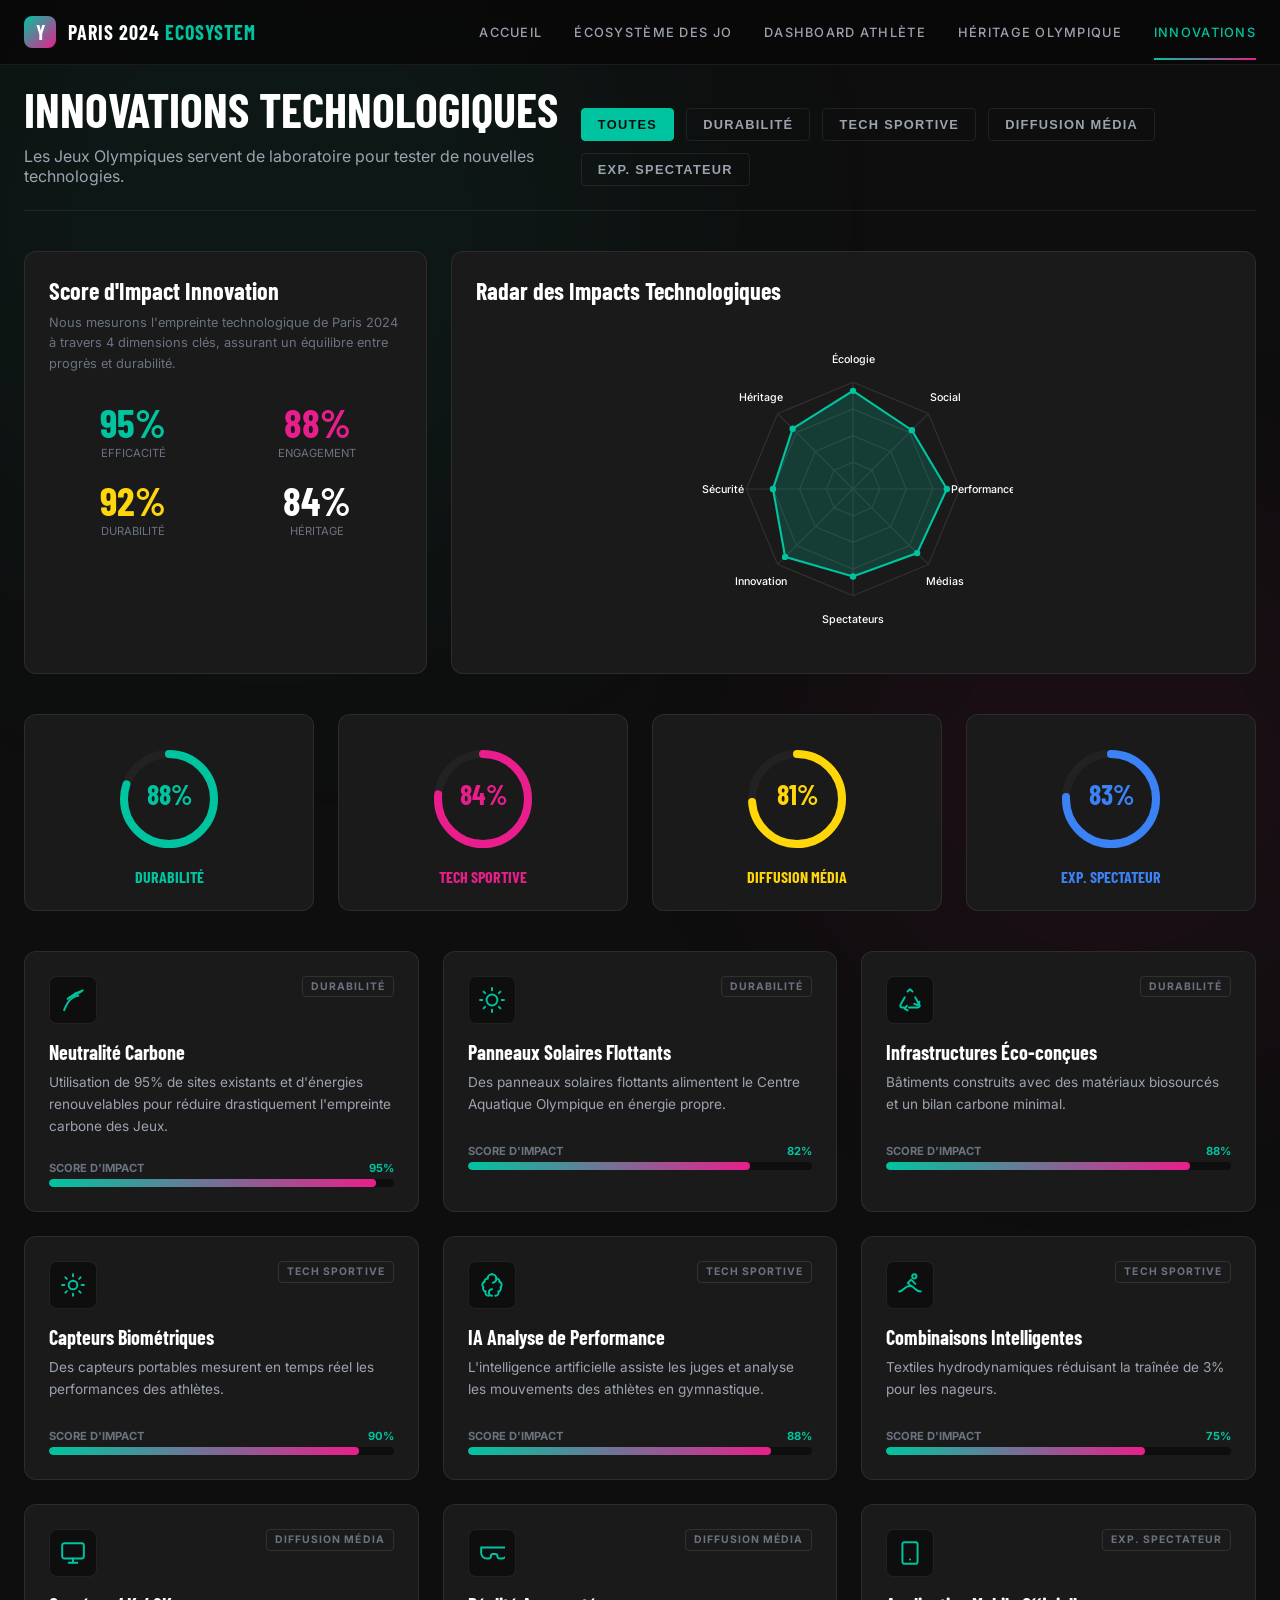
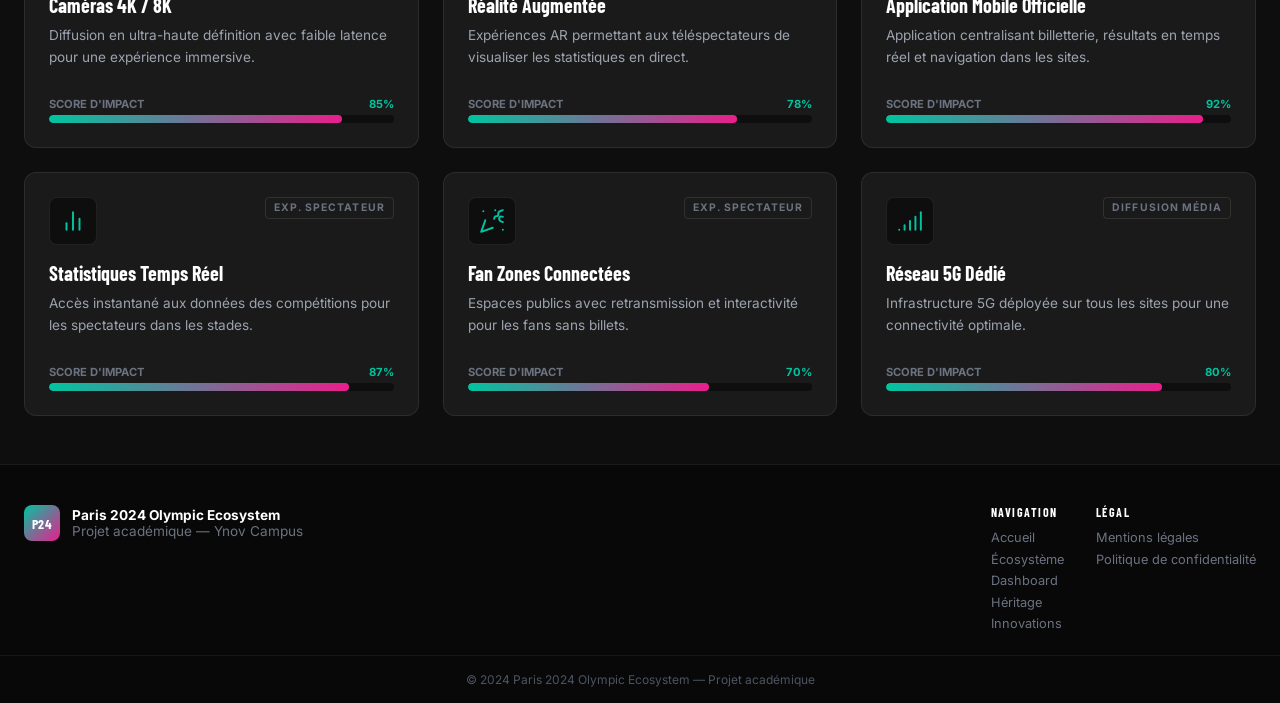
<file: innovations.html>
<!DOCTYPE html>
<html lang="fr">
<head>
    <meta charset="UTF-8">
    <meta name="viewport" content="width=device-width, initial-scale=1.0">
    <title>Innovations Technologiques | Paris 2024</title>
    <link href="https://fonts.googleapis.com/css2?family=Barlow+Condensed:wght@400;500;600;700;800&family=Inter:wght@300;400;500;600&display=swap" rel="stylesheet">
    <link rel="stylesheet" href="css/style.css">
</head>
<body>
    <!-- Navbar -->
    <nav class="site-nav">
        <div class="nav-inner">
            <a href="index.html" class="brand">
                <div class="brand-icon">Y</div>
                <span class="brand-text">PARIS 2024 <span>ECOSYSTEM</span></span>
            </a>
            <button class="nav-hamburger" id="hamburger" onclick="document.getElementById('hamburger').classList.toggle('open');document.getElementById('nav-links').classList.toggle('open');">
                <span></span><span></span><span></span>
            </button>
            <div class="nav-links" id="nav-links">
                <a href="index.html" class="gradient-border-bottom">Accueil</a>
                <a href="ecosysteme.html" class="gradient-border-bottom">Écosystème des JO</a>
                <a href="dashboard.html" class="gradient-border-bottom">Dashboard Athlète</a>
                <a href="heritage.html" class="gradient-border-bottom">Héritage Olympique</a>
                <a href="innovations.html" class="gradient-border-bottom active">Innovations</a>
            </div>
        </div>
    </nav>

    <div class="bg-blobs"><div class="blob-teal"></div><div class="blob-magenta"></div></div>

    <main class="page-main page-padded">
        <div class="container">
            <!-- Header -->
            <div class="section-header row">
                <div>
                    <h2>Innovations Technologiques</h2>
                    <p>Les Jeux Olympiques servent de laboratoire pour tester de nouvelles technologies.</p>
                </div>
                <div class="filter-row" id="filter-bar">
                    <button class="filter-btn active" data-filter="all" onclick="filterInnovations('all',this)">Toutes</button>
                    <button class="filter-btn" data-filter="durabilite" onclick="filterInnovations('durabilite',this)">Durabilité</button>
                    <button class="filter-btn" data-filter="sport" onclick="filterInnovations('sport',this)">Tech Sportive</button>
                    <button class="filter-btn" data-filter="media" onclick="filterInnovations('media',this)">Diffusion Média</button>
                    <button class="filter-btn" data-filter="spectateur" onclick="filterInnovations('spectateur',this)">Exp. Spectateur</button>
                </div>
            </div>

            <!-- Radar + Impact Score panel -->
            <div class="top-panel-grid fade-in-up" id="top-panel">
                <div class="chart-card">
                    <h3>Score d'Impact Innovation</h3>
                    <p class="score-desc">
                        Nous mesurons l'empreinte technologique de Paris 2024 à travers 4 dimensions clés, assurant un équilibre entre progrès et durabilité.
                    </p>
                    <div class="score-panel-grid">
                        <div class="score-item">
                            <div class="score-value color-teal">95%</div>
                            <div class="score-label">Efficacité</div>
                        </div>
                        <div class="score-item">
                            <div class="score-value color-magenta">88%</div>
                            <div class="score-label">Engagement</div>
                        </div>
                        <div class="score-item">
                            <div class="score-value color-gold">92%</div>
                            <div class="score-label">Durabilité</div>
                        </div>
                        <div class="score-item">
                            <div class="score-value color-white">84%</div>
                            <div class="score-label">Héritage</div>
                        </div>
                    </div>
                </div>

                <div class="chart-card flex-col-center">
                    <h3>Radar des Impacts Technologiques</h3>
                    <div class="flex-center" id="tech-radar"></div>
                </div>
            </div>

            <!-- Gauges row -->
            <div class="grid-4 fade-in-up" style="animation-delay:0.1s;margin-bottom:2.5rem;" id="gauges-row">
            </div>

            <!-- Innovation Cards Grid -->
            <div class="grid-3 fade-in-up" style="animation-delay:0.2s;" id="tech-grid">
            </div>
        </div>
    </main>

    <!-- Detail Modal -->
    <div class="innovation-modal-overlay" id="modal-overlay" onclick="closeModal(event)">
        <div class="innovation-modal" id="modal">
            <button class="close-btn" onclick="document.getElementById('modal-overlay').classList.remove('open');">&times;</button>
            <div class="modal-icon" id="modal-icon"></div>
            <h3 class="modal-title" id="modal-title"></h3>
            <div class="modal-cat-label" id="modal-cat"></div>
            <p class="modal-desc-text" id="modal-desc"></p>
            <div id="modal-details"></div>
        </div>
    </div>

    <!-- Footer -->
    <footer class="site-footer">
        <div class="footer-inner footer-grid">
            <div class="footer-brand">
                <div class="brand-icon">P24</div>
                <div class="footer-info">
                    <span class="title">Paris 2024 Olympic Ecosystem</span><br>
                    Projet académique — Ynov Campus
                </div>
            </div>
            <div class="footer-nav">
                <h4 class="footer-heading">Navigation</h4>
                <a href="index.html">Accueil</a>
                <a href="ecosysteme.html">Écosystème</a>
                <a href="dashboard.html">Dashboard</a>
                <a href="heritage.html">Héritage</a>
                <a href="innovations.html">Innovations</a>
            </div>
            <div class="footer-legal">
                <h4 class="footer-heading">Légal</h4>
                <a href="pages/mentions-legales.html">Mentions légales</a>
                <a href="pages/politique-confidentialite.html">Politique de confidentialité</a>
            </div>
        </div>
        <div class="footer-bottom">
            <span>&copy; 2024 Paris 2024 Olympic Ecosystem — Projet académique</span>
        </div>
    </footer>

    <script>
        const colors = { teal:'#00c4a0', magenta:'#e91e8c', dark:'#0e0e0e', gold:'#ffd60a', surface:'#1a1a1a', gray:'#9ca3af' };

        /* SVG icon library for innovations */
        const innoIcons = {
            leaf: '<svg viewBox="0 0 24 24" width="24" height="24" fill="none" stroke="currentColor" stroke-width="1.8" stroke-linecap="round" stroke-linejoin="round"><path d="M17 8C8 10 5.9 16.17 3.82 21.34"/><path d="M20.13 3.87C17 6 14 8 8 10"/><path d="M21 3s-4 2-7 3c-3 2-7 5-7 5"/></svg>',
            sun: '<svg viewBox="0 0 24 24" width="24" height="24" fill="none" stroke="currentColor" stroke-width="1.8" stroke-linecap="round" stroke-linejoin="round"><circle cx="12" cy="12" r="5"/><path d="M12 1v2M12 21v2M4.22 4.22l1.42 1.42M18.36 18.36l1.42 1.42M1 12h2M21 12h2M4.22 19.78l1.42-1.42M18.36 5.64l1.42-1.42"/></svg>',
            recycle: '<svg viewBox="0 0 24 24" width="24" height="24" fill="none" stroke="currentColor" stroke-width="1.8" stroke-linecap="round" stroke-linejoin="round"><path d="M7 19H4.815a1.83 1.83 0 01-1.57-.881 1.785 1.785 0 01-.004-1.784L7.196 9.5"/><path d="M11 19h8.203a1.83 1.83 0 001.556-.89 1.784 1.784 0 00-.009-1.78l-3.96-6.88"/><path d="M14.27 4.22L12 2 9.73 4.22"/><path d="M9.1 17.36L7 19.93l2.82 1.57"/><path d="M20.73 13.57L19 16.82l-3-1.25"/></svg>',
            sensor: '<svg viewBox="0 0 24 24" width="24" height="24" fill="none" stroke="currentColor" stroke-width="1.8" stroke-linecap="round" stroke-linejoin="round"><path d="M2 12h2"/><path d="M20 12h2"/><path d="M12 2v2"/><path d="M12 20v2"/><circle cx="12" cy="12" r="4"/><path d="M4.93 4.93l1.41 1.41"/><path d="M17.66 17.66l1.41 1.41"/><path d="M4.93 19.07l1.41-1.41"/><path d="M17.66 6.34l1.41-1.41"/></svg>',
            brain: '<svg viewBox="0 0 24 24" width="24" height="24" fill="none" stroke="currentColor" stroke-width="1.8" stroke-linecap="round" stroke-linejoin="round"><path d="M12 2a4 4 0 014 4c0 1.95-1.4 3.57-3.25 3.92"/><path d="M8 6a4 4 0 014-4"/><path d="M5 9a3 3 0 013-3"/><path d="M4 14a3 3 0 011-5"/><path d="M6 18a3 3 0 01-2-4"/><path d="M9 22a3 3 0 01-3-4"/><path d="M12 22a3 3 0 010-6"/><path d="M15 22a3 3 0 003-4"/><path d="M18 18a3 3 0 002-4"/><path d="M20 14a3 3 0 00-1-5"/><path d="M19 9a3 3 0 00-3-3"/></svg>',
            swimmer: '<svg viewBox="0 0 24 24" width="24" height="24" fill="none" stroke="currentColor" stroke-width="1.8" stroke-linecap="round" stroke-linejoin="round"><circle cx="16" cy="4" r="2"/><path d="M2 18c2 0 3-1 4.5-2.5S9 13 12 13s3 1 4.5 2.5S19 18 22 18"/><path d="M13 13l-3-3 3-3 4 4"/></svg>',
            camera: '<svg viewBox="0 0 24 24" width="24" height="24" fill="none" stroke="currentColor" stroke-width="1.8" stroke-linecap="round" stroke-linejoin="round"><rect x="2" y="3" width="20" height="14" rx="2"/><path d="M8 21h8"/><path d="M12 17v4"/></svg>',
            glasses: '<svg viewBox="0 0 24 24" width="24" height="24" fill="none" stroke="currentColor" stroke-width="1.8" stroke-linecap="round" stroke-linejoin="round"><path d="M2 12a5 5 0 005 5h2a2 2 0 002-2 2 2 0 012-2h2a2 2 0 012 2 2 2 0 002 2h2a5 5 0 005-5V7H2v5z"/></svg>',
            mobile: '<svg viewBox="0 0 24 24" width="24" height="24" fill="none" stroke="currentColor" stroke-width="1.8" stroke-linecap="round" stroke-linejoin="round"><rect x="5" y="2" width="14" height="20" rx="2"/><path d="M12 18h.01"/></svg>',
            chart: '<svg viewBox="0 0 24 24" width="24" height="24" fill="none" stroke="currentColor" stroke-width="1.8" stroke-linecap="round" stroke-linejoin="round"><path d="M18 20V10"/><path d="M12 20V4"/><path d="M6 20v-6"/></svg>',
            party: '<svg viewBox="0 0 24 24" width="24" height="24" fill="none" stroke="currentColor" stroke-width="1.8" stroke-linecap="round" stroke-linejoin="round"><path d="M5.8 11.3L2 22l10.7-3.79"/><path d="M4 3h.01"/><path d="M22 8h.01"/><path d="M15 2h.01"/><path d="M22 20h.01"/><path d="M22 2l-2.24.75a2.9 2.9 0 00-1.96 3.12v0c.1.86-.57 1.63-1.45 1.63h-.38c-.86 0-1.6.6-1.76 1.44L14 10"/><path d="M22 13l-1.34-.45a2.9 2.9 0 01-1.96-3.12v0c-.1-.86.57-1.63 1.45-1.63h.38"/></svg>',
            signal: '<svg viewBox="0 0 24 24" width="24" height="24" fill="none" stroke="currentColor" stroke-width="1.8" stroke-linecap="round" stroke-linejoin="round"><path d="M2 20h.01"/><path d="M7 20v-4"/><path d="M12 20v-8"/><path d="M17 20V8"/><path d="M22 4v16"/></svg>'
        };

        const innovations = [
            { id:1, title:'Neutralité Carbone', cat:'durabilite', catLabel:'Durabilité', icon:'leaf', impact:95,
              desc:'Utilisation de 95% de sites existants et d\'énergies renouvelables pour réduire drastiquement l\'empreinte carbone des Jeux.',
              details:'Paris 2024 est le premier événement sportif à s\'aligner sur l\'Accord de Paris. Les émissions de CO₂ sont réduites de 50% par rapport aux éditions précédentes grâce à l\'utilisation de sites existants et de matériaux recyclés.' },
            { id:2, title:'Panneaux Solaires Flottants', cat:'durabilite', catLabel:'Durabilité', icon:'sun', impact:82,
              desc:'Des panneaux solaires flottants alimentent le Centre Aquatique Olympique en énergie propre.',
              details:'Cette innovation permet de produire 1 MW d\'électricité verte, suffisant pour alimenter l\'ensemble du centre aquatique pendant les compétitions. Une première mondial pour un événement olympique.' },
            { id:3, title:'Infrastructures Éco-conçues', cat:'durabilite', catLabel:'Durabilité', icon:'recycle', impact:88,
              desc:'Bâtiments construits avec des matériaux biosourcés et un bilan carbone minimal.',
              details:'Le village olympique utilise du bois massif et des matériaux géosourcés. Les bâtiments sont conçus pour être transformés en logements après les Jeux, réduisant le gaspillage de construction.' },
            { id:4, title:'Capteurs Biométriques', cat:'sport', catLabel:'Tech Sportive', icon:'sensor', impact:90,
              desc:'Des capteurs portables mesurent en temps réel les performances des athlètes.',
              details:'Les capteurs analysent la fréquence cardiaque, la vitesse, l\'accélération et la fatigue musculaire. Ces données aident les entraîneurs à optimiser les programmes d\'entraînement et à prévenir les blessures.' },
            { id:5, title:'IA Analyse de Performance', cat:'sport', catLabel:'Tech Sportive', icon:'brain', impact:88,
              desc:'L\'intelligence artificielle assiste les juges et analyse les mouvements des athlètes en gymnastique.',
              details:'Le système utilise la vision par ordinateur pour détecter les mouvements avec une précision de 99.5%. Il assiste les juges en fournissant des données objectives sur la technique et la difficulté des enchaînements.' },
            { id:6, title:'Combinaisons Intelligentes', cat:'sport', catLabel:'Tech Sportive', icon:'swimmer', impact:75,
              desc:'Textiles hydrodynamiques réduisant la traînée de 3% pour les nageurs.',
              details:'Développées en collaboration avec des laboratoires textiles, ces combinaisons utilisent des fibres spéciales qui réduisent la friction avec l\'eau et améliorent la glisse des nageurs en compétition.' },
            { id:7, title:'Caméras 4K / 8K', cat:'media', catLabel:'Diffusion Média', icon:'camera', impact:85,
              desc:'Diffusion en ultra-haute définition avec faible latence pour une expérience immersive.',
              details:'Plus de 120 caméras 4K et 30 caméras 8K sont déployées sur les sites. La diffusion utilise le protocole SRT pour une latence inférieure à 200ms, offrant une qualité d\'image sans précédent.' },
            { id:8, title:'Réalité Augmentée', cat:'media', catLabel:'Diffusion Média', icon:'glasses', impact:78,
              desc:'Expériences AR permettant aux téléspectateurs de visualiser les statistiques en direct.',
              details:'Grâce à l\'AR, les spectateurs peuvent afficher en temps réel les vitesses, trajectoires et statistiques des athlètes sur leur écran. Compatible avec smartphones et tablettes via l\'application officielle.' },
            { id:9, title:'Application Mobile Officielle', cat:'spectateur', catLabel:'Exp. Spectateur', icon:'mobile', impact:92,
              desc:'Application centralisant billetterie, résultats en temps réel et navigation dans les sites.',
              details:'L\'app intègre la navigation GPS dans les sites, les résultats en direct, la billetterie, un système de commande de nourriture et un guide de transport multimodal. Plus de 20 millions de téléchargements.' },
            { id:10, title:'Statistiques Temps Réel', cat:'spectateur', catLabel:'Exp. Spectateur', icon:'chart', impact:87,
              desc:'Accès instantané aux données des compétitions pour les spectateurs dans les stades.',
              details:'Des écrans géants et l\'application mobile affichent les vitesses, records, classements et données biométriques des athlètes en temps réel, enrichissant l\'expérience sur site.' },
            { id:11, title:'Fan Zones Connectées', cat:'spectateur', catLabel:'Exp. Spectateur', icon:'party', impact:70,
              desc:'Espaces publics avec retransmission et interactivité pour les fans sans billets.',
              details:'Plus de 30 fan zones dans Paris et les villes hôtes, équipées d\'écrans géants, de Wi-Fi haut débit et d\'expériences interactives. Capacité totale de 500 000 personnes.' },
            { id:12, title:'Réseau 5G Dédié', cat:'media', catLabel:'Diffusion Média', icon:'signal', impact:80,
              desc:'Infrastructure 5G déployée sur tous les sites pour une connectivité optimale.',
              details:'Un réseau 5G privé couvre les 35 sites de compétition, permettant la diffusion en temps réel de données massives, le streaming en haute qualité et la connectivité de 100 000+ appareils simultanés.' }
        ];

        /* ---- Gauges ---- */
        function drawGauges() {
            const categories = [
                { label:'Durabilité', color:colors.teal, value:88 },
                { label:'Tech Sportive', color:colors.magenta, value:84 },
                { label:'Diffusion Média', color:colors.gold, value:81 },
                { label:'Exp. Spectateur', color:'#3b82f6', value:83 }
            ];

            const el = document.getElementById('gauges-row');
            el.innerHTML = categories.map(cat => {
                const dashLen = 2 * Math.PI * 45;
                const offset = dashLen - (cat.value/100)*dashLen;
                return `
                <div class="gauge-container card" style="padding:1.5rem;">
                    <svg width="120" height="120" viewBox="0 0 120 120">
                        <circle cx="60" cy="60" r="45" fill="none" stroke="#222" stroke-width="8"/>
                        <circle cx="60" cy="60" r="45" fill="none" stroke="${cat.color}" stroke-width="8" stroke-linecap="round"
                            stroke-dasharray="${dashLen}" stroke-dashoffset="${dashLen}" transform="rotate(-90 60 60)">
                            <animate attributeName="stroke-dashoffset" to="${offset}" dur="1.5s" fill="freeze" calcMode="spline" keySplines="0.4 0 0.2 1"/>
                        </circle>
                        <text x="60" y="60" text-anchor="middle" dy="6" fill="${cat.color}" font-family="Barlow Condensed" font-size="28" font-weight="700">${cat.value}%</text>
                    </svg>
                    <div class="gauge-label" style="color:${cat.color};">${cat.label}</div>
                </div>`;
            }).join('');
        }

        /* ---- Radar Chart ---- */
        function drawRadar() {
            const el = document.getElementById('tech-radar');
            const dims = ['Écologie','Social','Performance','Médias','Spectateurs','Innovation','Sécurité','Héritage'];
            const vals = [0.92, 0.78, 0.88, 0.85, 0.82, 0.90, 0.75, 0.80];
            const cx=150, cy=150, r=100;
            const n = dims.length;

            let svg = `<svg width="320" height="320" viewBox="0 0 300 300">`;

            /* Webs */
            [1, 0.75, 0.5, 0.25].forEach(sc => {
                const pts = dims.map((_,i) => {
                    const a = (i*2*Math.PI/n) - Math.PI/2;
                    return `${cx+r*sc*Math.cos(a)},${cy+r*sc*Math.sin(a)}`;
                }).join(' ');
                svg += `<polygon points="${pts}" fill="none" stroke="#333" stroke-width="1"/>`;
            });

            /* Axes */
            dims.forEach((_,i) => {
                const a = (i*2*Math.PI/n) - Math.PI/2;
                svg += `<line x1="${cx}" y1="${cy}" x2="${cx+r*Math.cos(a)}" y2="${cy+r*Math.sin(a)}" stroke="#333" stroke-width="1"/>`;
            });

            /* Data shape */
            const dataPts = dims.map((_,i) => {
                const a = (i*2*Math.PI/n) - Math.PI/2;
                return `${cx+r*vals[i]*Math.cos(a)},${cy+r*vals[i]*Math.sin(a)}`;
            }).join(' ');
            const zeroPts = dims.map(()=>`${cx},${cy}`).join(' ');

            svg += `<polygon points="${zeroPts}" fill="${colors.teal}" fill-opacity="0.2" stroke="${colors.teal}" stroke-width="2">
                <animate attributeName="points" to="${dataPts}" dur="1s" fill="freeze" calcMode="spline" keySplines="0.4 0 0.2 1"/>
            </polygon>`;

            /* Dots */
            dims.forEach((_,i) => {
                const a = (i*2*Math.PI/n) - Math.PI/2;
                const dx = cx+r*vals[i]*Math.cos(a);
                const dy = cy+r*vals[i]*Math.sin(a);
                svg += `<circle cx="${dx}" cy="${dy}" r="3" fill="${colors.teal}" opacity="0"><animate attributeName="opacity" to="1" dur="0.3s" fill="freeze" begin="1s"/></circle>`;
            });

            /* Labels */
            dims.forEach((d,i) => {
                const a = (i*2*Math.PI/n) - Math.PI/2;
                const lx = cx + (r+22)*Math.cos(a);
                const ly = cy + (r+22)*Math.sin(a);
                svg += `<text x="${lx}" y="${ly+4}" text-anchor="middle" fill="white" font-size="10" font-family="Inter" font-weight="500">${d}</text>`;
            });

            svg += '</svg>';
            el.innerHTML = svg;
        }

        /* ---- Innovation Cards ---- */
        function renderCards(filter) {
            const grid = document.getElementById('tech-grid');
            const filtered = filter === 'all' ? innovations : innovations.filter(i => i.cat === filter);

            grid.innerHTML = filtered.map((item, index) => `
                <div class="card fade-in-up" style="animation-delay:${index*0.08}s;cursor:pointer;" onclick="openModal(${item.id})">
                    <div class="innovation-card-header">
                        <div class="innovation-icon-box">${innoIcons[item.icon]}</div>
                        <span class="innovation-tag">${item.catLabel}</span>
                    </div>
                    <h3 class="innovation-card-title">${item.title}</h3>
                    <p class="innovation-card-desc">${item.desc}</p>
                    <div class="impact-bar-wrap">
                        <div class="bar-label"><span class="lbl">Score d'Impact</span><span class="val">${item.impact}%</span></div>
                        <div class="impact-bar-track"><div class="impact-bar-fill" style="width:${item.impact}%;"></div></div>
                    </div>
                </div>
            `).join('');
        }

        /* ---- Filter ---- */
        function filterInnovations(cat, btn) {
            document.querySelectorAll('.filter-btn').forEach(b => b.classList.remove('active'));
            if(btn) btn.classList.add('active');
            renderCards(cat);
        }

        /* ---- Modal ---- */
        function openModal(id) {
            const item = innovations.find(i => i.id === id);
            if(!item) return;

            document.getElementById('modal-icon').innerHTML = innoIcons[item.icon];
            document.getElementById('modal-title').textContent = item.title;
            document.getElementById('modal-cat').textContent = item.catLabel;
            document.getElementById('modal-desc').textContent = item.details;

            document.getElementById('modal-details').innerHTML = `
                <div class="impact-bar-wrap" style="margin-top:1.5rem;">
                    <div class="bar-label"><span class="lbl">Score d'Impact</span><span class="val">${item.impact}%</span></div>
                    <div class="impact-bar-track"><div class="impact-bar-fill" style="width:${item.impact}%;"></div></div>
                </div>
            `;

            document.getElementById('modal-overlay').classList.add('open');
        }

        function closeModal(e) {
            if(e.target === document.getElementById('modal-overlay')) {
                document.getElementById('modal-overlay').classList.remove('open');
            }
        }

        /* ---- INIT ---- */
        drawGauges();
        drawRadar();
        renderCards('all');
    </script>


</body>
</html>
</file>
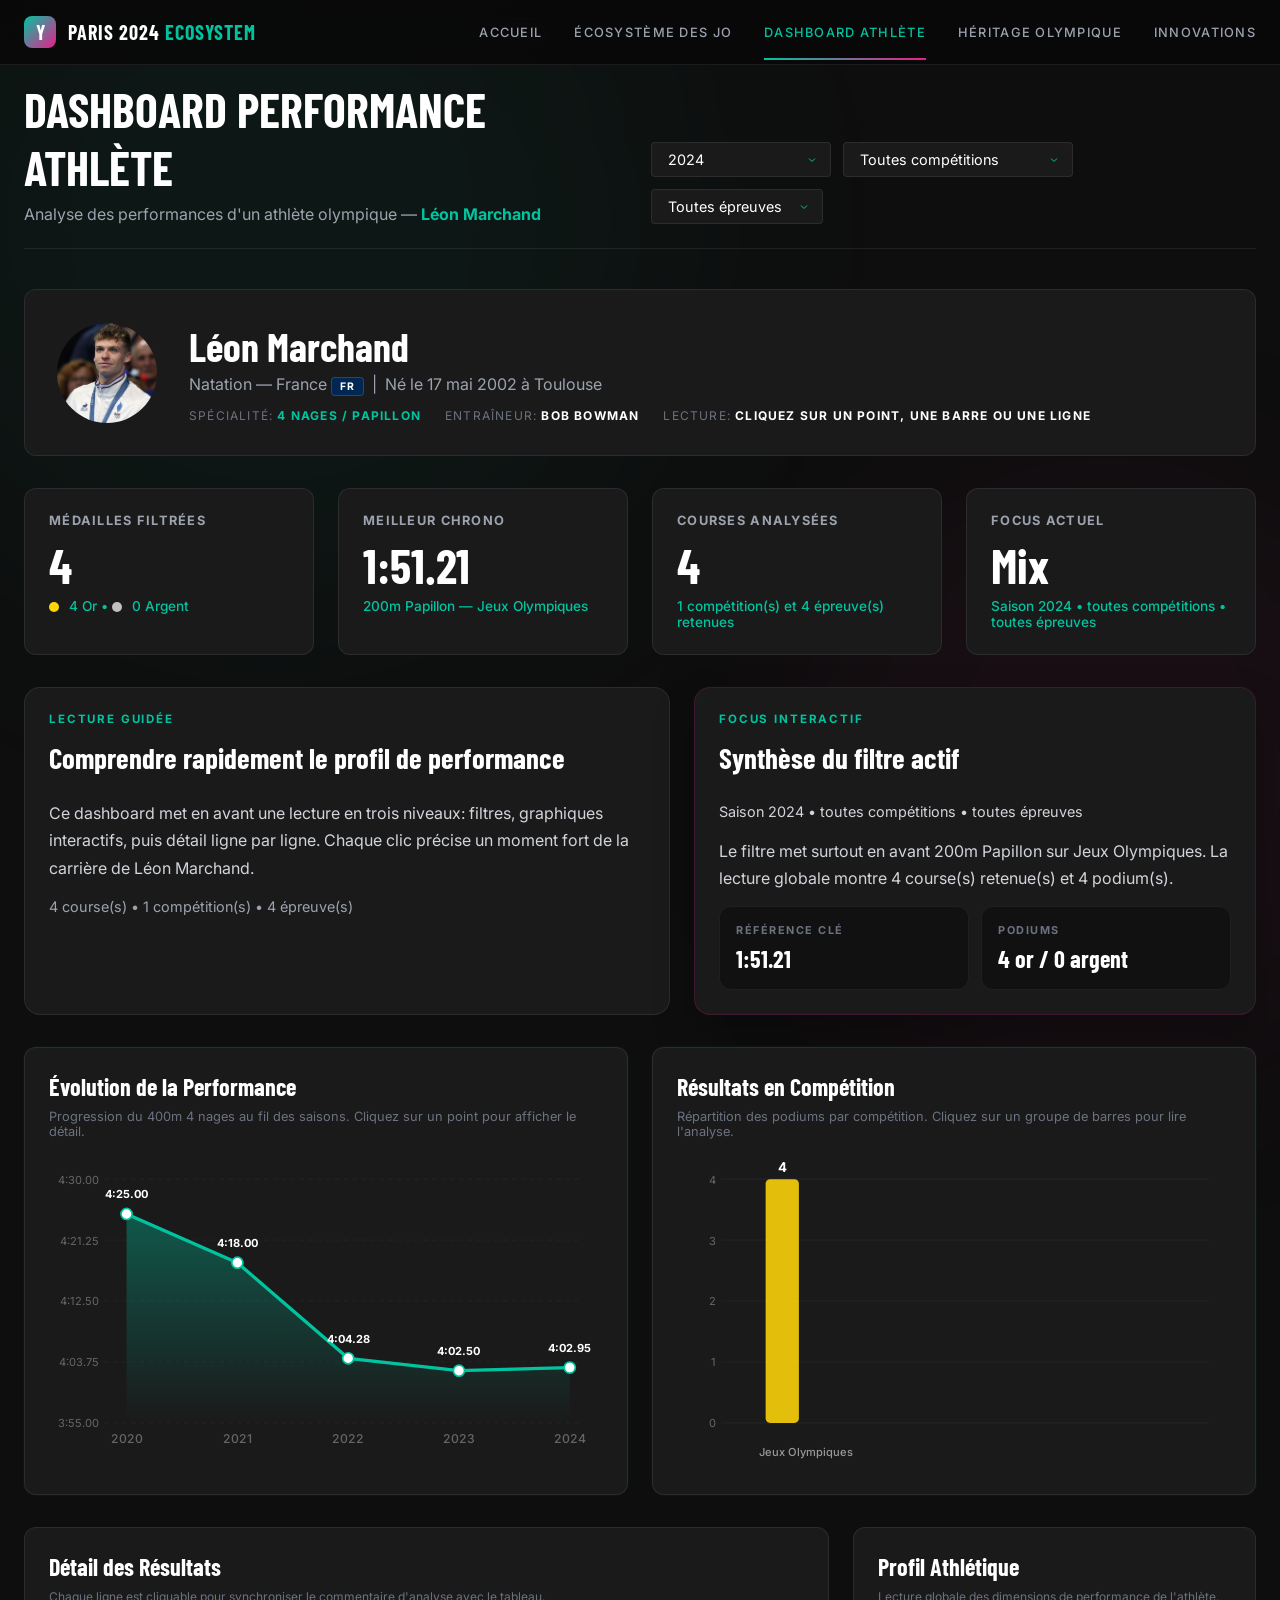
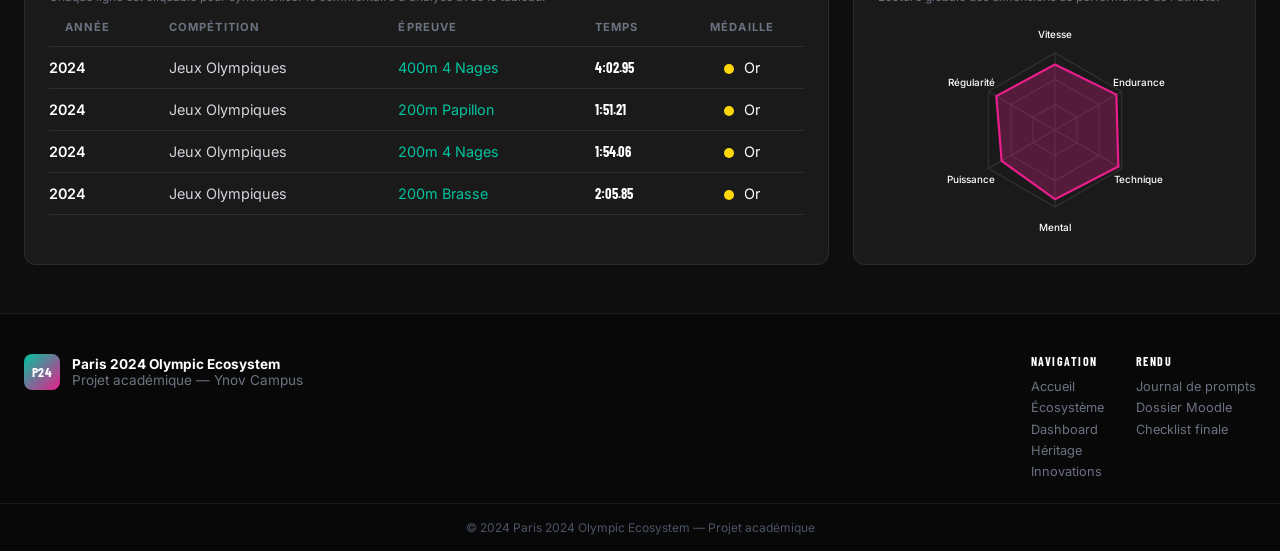
<file: pages/dashboard.html>
<!DOCTYPE html>
<html lang="fr">
<head>
    <meta charset="UTF-8">
    <meta name="viewport" content="width=device-width, initial-scale=1.0">
    <title>Dashboard Performance Athlète | Paris 2024</title>
    <link href="https://fonts.googleapis.com/css2?family=Barlow+Condensed:wght@400;500;600;700;800&family=Inter:wght@300;400;500;600&display=swap" rel="stylesheet">
    <link rel="stylesheet" href="../css/style.css">
</head>
<body>
    <nav class="site-nav">
        <div class="nav-inner">
            <a href="../index.html" class="brand">
                <div class="brand-icon">Y</div>
                <span class="brand-text">PARIS 2024 <span>ECOSYSTEM</span></span>
            </a>
            <button class="nav-hamburger" id="hamburger" onclick="document.getElementById('hamburger').classList.toggle('open');document.getElementById('nav-links').classList.toggle('open');">
                <span></span><span></span><span></span>
            </button>
            <div class="nav-links" id="nav-links">
                <a href="../index.html" class="gradient-border-bottom">Accueil</a>
                <a href="ecosysteme.html" class="gradient-border-bottom">Écosystème des JO</a>
                <a href="dashboard.html" class="gradient-border-bottom active">Dashboard Athlète</a>
                <a href="heritage.html" class="gradient-border-bottom">Héritage Olympique</a>
                <a href="innovations.html" class="gradient-border-bottom">Innovations</a>
            </div>
        </div>
    </nav>

    <div class="bg-blobs"><div class="blob-teal"></div><div class="blob-magenta"></div></div>

    <main class="page-main page-padded">
        <div class="container">
            <div class="section-header row">
                <div>
                    <h2>Dashboard Performance Athlète</h2>
                    <p>Analyse des performances d'un athlète olympique — <strong style="color:#00c4a0;">Léon Marchand</strong></p>
                </div>
                <div class="filter-row">
                    <select class="custom-select" id="filter-year" onchange="updateDashboard()">
                        <option value="all">Toutes les années</option>
                        <option value="2024" selected>2024</option>
                        <option value="2023">2023</option>
                        <option value="2022">2022</option>
                        <option value="2021">2021</option>
                    </select>
                    <select class="custom-select" id="filter-competition" onchange="updateDashboard()">
                        <option value="all">Toutes compétitions</option>
                        <option value="jo">Jeux Olympiques</option>
                        <option value="mondiaux">Championnats du Monde</option>
                        <option value="europe">Championnats d'Europe</option>
                    </select>
                    <select class="custom-select" id="filter-epreuve" onchange="updateDashboard()">
                        <option value="all">Toutes épreuves</option>
                        <option value="200pap">200m Papillon</option>
                        <option value="400qn">400m 4 Nages</option>
                        <option value="200qn">200m 4 Nages</option>
                        <option value="200br">200m Brasse</option>
                    </select>
                </div>
            </div>

            <div class="athlete-profile fade-in-up">
                <div class="athlete-avatar" style="background-image:url('../img/Leon_Marchand.jpg');background-size:cover;background-position:center;font-size:0;"></div>
                <div class="athlete-info">
                    <h3 class="athlete-name">Léon Marchand</h3>
                    <p class="athlete-sub">Natation — France <span class="flag-badge">FR</span> &nbsp;|&nbsp; Né le 17 mai 2002 à Toulouse</p>
                    <div class="athlete-meta">
                        <span class="athlete-meta-item">Spécialité: <strong class="highlight">4 Nages / Papillon</strong></span>
                        <span class="athlete-meta-item">Entraîneur: <strong>Bob Bowman</strong></span>
                        <span class="athlete-meta-item">Lecture: <strong>cliquez sur un point, une barre ou une ligne</strong></span>
                    </div>
                </div>
            </div>

            <div class="grid-4 fade-in-up anim-delay-1 mb-2">
                <div class="stat-card">
                    <div class="stat-label">Médailles filtrées</div>
                    <div class="stat-value color-gold" id="stat-medals">4</div>
                    <div class="stat-sub" id="stat-medals-sub"><span class="medal-dot gold"></span> 4 Or &bull; <span class="medal-dot silver"></span> 0 Argent</div>
                </div>
                <div class="stat-card">
                    <div class="stat-label">Meilleur chrono</div>
                    <div class="stat-value color-magenta" id="stat-best-time">1:51.21</div>
                    <div class="stat-sub" id="stat-best-time-sub">200m Papillon — référence du filtre actif</div>
                </div>
                <div class="stat-card">
                    <div class="stat-label">Courses analysées</div>
                    <div class="stat-value" id="stat-races">4</div>
                    <div class="stat-sub" id="stat-races-sub">1 compétition et 4 épreuves retenues</div>
                </div>
                <div class="stat-card">
                    <div class="stat-label">Focus actuel</div>
                    <div class="stat-value color-teal" id="stat-focus">JO</div>
                    <div class="stat-sub" id="stat-focus-sub">Lecture synthétique des filtres actifs</div>
                </div>
            </div>

            <div class="analysis-grid fade-in-up anim-delay-2 mb-2">
                <article class="analysis-card">
                    <div class="analysis-eyebrow">Lecture guidée</div>
                    <h3>Comprendre rapidement le profil de performance</h3>
                    <p>Ce dashboard met en avant une lecture en trois niveaux: filtres, graphiques interactifs, puis détail ligne par ligne. Chaque clic précise un moment fort de la carrière de Léon Marchand.</p>
                    <div class="analysis-meta" id="filter-summary"></div>
                </article>
                <article class="analysis-card analysis-card-highlight" id="insight-panel">
                    <div class="analysis-eyebrow">Focus interactif</div>
                    <h3 id="insight-title">Sélection actuelle</h3>
                    <p class="analysis-meta" id="insight-meta">Utilisez les filtres puis cliquez sur un élément du dashboard.</p>
                    <p id="insight-desc">Le panneau se met à jour au clic pour fournir une interprétation claire du graphique sélectionné.</p>
                    <div class="analysis-kpis">
                        <div class="analysis-kpi">
                            <span class="analysis-kpi-label" id="insight-kpi-a-label">Indicateur</span>
                            <span class="analysis-kpi-value" id="insight-kpi-a-value">—</span>
                        </div>
                        <div class="analysis-kpi">
                            <span class="analysis-kpi-label" id="insight-kpi-b-label">Lecture</span>
                            <span class="analysis-kpi-value" id="insight-kpi-b-value">—</span>
                        </div>
                    </div>
                </article>
            </div>

            <div class="grid-2 fade-in-up anim-delay-2 mb-2" id="charts-row">
                <div class="chart-card is-interactive">
                    <h3>Évolution de la Performance</h3>
                    <p class="chart-subtitle">Progression du 400m 4 nages au fil des saisons. Cliquez sur un point pour afficher le détail.</p>
                    <div class="chart-area chart-interactive" id="line-chart"></div>
                </div>

                <div class="chart-card is-interactive">
                    <h3>Résultats en Compétition</h3>
                    <p class="chart-subtitle">Répartition des podiums par compétition. Cliquez sur un groupe de barres pour lire l'analyse.</p>
                    <div class="chart-area chart-interactive" id="bar-chart"></div>
                </div>
            </div>

            <div class="bottom-grid fade-in-up anim-delay-3" id="bottom-section">
                <div class="chart-card">
                    <h3>Détail des Résultats</h3>
                    <p class="chart-subtitle-sm">Chaque ligne est cliquable pour synchroniser le commentaire d'analyse avec le tableau.</p>
                    <div class="table-scroll">
                        <table class="data-table">
                            <thead>
                                <tr>
                                    <th class="th-left">Année</th>
                                    <th>Compétition</th>
                                    <th>Épreuve</th>
                                    <th>Temps</th>
                                    <th class="th-center">Médaille</th>
                                </tr>
                            </thead>
                            <tbody id="results-table"></tbody>
                        </table>
                    </div>
                </div>

                <div class="chart-card flex-col-center">
                    <h3>Profil Athlétique</h3>
                    <p class="chart-subtitle-sm">Lecture globale des dimensions de performance de l'athlète.</p>
                    <div class="flex-center" id="radar-chart"></div>
                </div>
            </div>
        </div>
    </main>

    <footer class="site-footer">
        <div class="footer-inner footer-grid">
            <div class="footer-brand">
                <div class="brand-icon">P24</div>
                <div class="footer-info">
                    <span class="title">Paris 2024 Olympic Ecosystem</span><br>
                    Projet académique — Ynov Campus
                </div>
            </div>
            <div class="footer-nav">
                <h4 class="footer-heading">Navigation</h4>
                <a href="../index.html">Accueil</a>
                <a href="ecosysteme.html">Écosystème</a>
                <a href="dashboard.html">Dashboard</a>
                <a href="heritage.html">Héritage</a>
                <a href="innovations.html">Innovations</a>
            </div>
            <div class="footer-legal">
                <h4 class="footer-heading">Rendu</h4>
                <a href="../PROMPTS.md">Journal de prompts</a>
                <a href="../DOSSIER_MOODLE.md">Dossier Moodle</a>
                <a href="../CHECKLIST_RENDU.md">Checklist finale</a>
            </div>
        </div>
        <div class="footer-bottom">
            <span>&copy; 2024 Paris 2024 Olympic Ecosystem — Projet académique</span>
        </div>
    </footer>

    <script>
        const colors = { teal:'#00c4a0', magenta:'#e91e8c', dark:'#0e0e0e', gold:'#ffd60a', surface:'#1a1a1a', gray:'#9ca3af' };

        const results = [
            { id: 1, year:2021, comp:'Championnats du Monde', compKey:'mondiaux', event:'200m Papillon', eventKey:'200pap', time:'1:55.40', medal:'—', medalType:'none' },
            { id: 2, year:2022, comp:'Championnats du Monde', compKey:'mondiaux', event:'200m Papillon', eventKey:'200pap', time:'1:53.37', medal:'Or', medalType:'gold' },
            { id: 3, year:2022, comp:'Championnats du Monde', compKey:'mondiaux', event:'400m 4 Nages', eventKey:'400qn', time:'4:04.28', medal:'Or', medalType:'gold' },
            { id: 4, year:2023, comp:'Championnats du Monde', compKey:'mondiaux', event:'400m 4 Nages', eventKey:'400qn', time:'4:02.50', medal:'Or', medalType:'gold' },
            { id: 5, year:2023, comp:'Championnats du Monde', compKey:'mondiaux', event:'200m 4 Nages', eventKey:'200qn', time:'1:55.22', medal:'Or', medalType:'gold' },
            { id: 6, year:2023, comp:'Championnats du Monde', compKey:'mondiaux', event:'200m Brasse', eventKey:'200br', time:'2:05.48', medal:'Argent', medalType:'silver' },
            { id: 7, year:2024, comp:'Jeux Olympiques', compKey:'jo', event:'400m 4 Nages', eventKey:'400qn', time:'4:02.95', medal:'Or', medalType:'gold' },
            { id: 8, year:2024, comp:'Jeux Olympiques', compKey:'jo', event:'200m Papillon', eventKey:'200pap', time:'1:51.21', medal:'Or', medalType:'gold' },
            { id: 9, year:2024, comp:'Jeux Olympiques', compKey:'jo', event:'200m 4 Nages', eventKey:'200qn', time:'1:54.06', medal:'Or', medalType:'gold' },
            { id:10, year:2024, comp:'Jeux Olympiques', compKey:'jo', event:'200m Brasse', eventKey:'200br', time:'2:05.85', medal:'Or', medalType:'gold' }
        ];

        const perfEvolution = [
            { year:2020, time:265.00 },
            { year:2021, time:258.00 },
            { year:2022, time:244.28 },
            { year:2023, time:242.50 },
            { year:2024, time:242.95 }
        ];

        let currentInsightState = { type:'default', id:'default' };
        
        function formatRaceTime(seconds) {
            const minutes = Math.floor(seconds / 60);
            const remaining = (seconds % 60).toFixed(2).padStart(5, '0');
            return `${minutes}:${remaining}`;
        }

        function raceTimeToSeconds(value) {
            if (!value || value === '—') return Number.POSITIVE_INFINITY;
            const [minutes, seconds] = value.split(':');
            return (parseInt(minutes, 10) * 60) + parseFloat(seconds);
        }

        function getFilteredResults() {
            const year = document.getElementById('filter-year').value;
            const comp = document.getElementById('filter-competition').value;
            const event = document.getElementById('filter-epreuve').value;

            return results.filter((result) => {
                if (year !== 'all' && result.year !== parseInt(year, 10)) return false;
                if (comp !== 'all' && result.compKey !== comp) return false;
                if (event !== 'all' && result.eventKey !== event) return false;
                return true;
            });
        }

        function getFilteredEvolution() {
            const selectedYear = document.getElementById('filter-year').value;
            if (selectedYear === 'all') return perfEvolution;
            return perfEvolution.filter((point) => point.year <= parseInt(selectedYear, 10));
        }

        function describeFocus(filtered) {
            const year = document.getElementById('filter-year').value;
            const comp = document.getElementById('filter-competition').value;
            const event = document.getElementById('filter-epreuve').value;
            const parts = [];

            parts.push(year === 'all' ? 'Toutes saisons' : `Saison ${year}`);
            parts.push(comp === 'all' ? 'toutes compétitions' : filtered[0]?.comp || 'compétition ciblée');
            parts.push(event === 'all' ? 'toutes épreuves' : filtered[0]?.event || 'épreuve ciblée');
            return parts.join(' • ');
        }

        function setInsightContent(payload, state = { type:'default', id:'default' }) {
            currentInsightState = state;
            document.getElementById('insight-title').textContent = payload.title;
            document.getElementById('insight-meta').textContent = payload.meta;
            document.getElementById('insight-desc').textContent = payload.description;
            document.getElementById('insight-kpi-a-label').textContent = payload.kpiALabel;
            document.getElementById('insight-kpi-a-value').textContent = payload.kpiAValue;
            document.getElementById('insight-kpi-b-label').textContent = payload.kpiBLabel;
            document.getElementById('insight-kpi-b-value').textContent = payload.kpiBValue;
        }

        function buildDefaultInsight(filtered) {
            if (!filtered.length) {
                return {
                    title: 'Aucune donnée disponible',
                    meta: 'Les filtres actifs ne renvoient aucun résultat',
                    description: 'Réinitialisez au moins un filtre pour retrouver les résultats et les graphiques associés.',
                    kpiALabel: 'Action conseillée',
                    kpiAValue: 'Élargir le filtre',
                    kpiBLabel: 'État',
                    kpiBValue: '0 course'
                };
            }

            const bestResult = [...filtered].sort((a, b) => raceTimeToSeconds(a.time) - raceTimeToSeconds(b.time))[0];
            const golds = filtered.filter((result) => result.medalType === 'gold').length;
            const silvers = filtered.filter((result) => result.medalType === 'silver').length;

            return {
                title: 'Synthèse du filtre actif',
                meta: describeFocus(filtered),
                description: `Le filtre met surtout en avant ${bestResult.event} sur ${bestResult.comp}. La lecture globale montre ${filtered.length} course(s) retenue(s) et ${golds + silvers} podium(s).`,
                kpiALabel: 'Référence clé',
                kpiAValue: bestResult.time,
                kpiBLabel: 'Podiums',
                kpiBValue: `${golds} or / ${silvers} argent`
            };
        }

        function renderFilterSummary(filtered) {
            const competitions = new Set(filtered.map((result) => result.compKey)).size;
            const events = new Set(filtered.map((result) => result.eventKey)).size;
            document.getElementById('filter-summary').textContent = filtered.length
                ? `${filtered.length} course(s) • ${competitions} compétition(s) • ${events} épreuve(s)`
                : 'Aucun résultat dans la combinaison actuelle';
        }

        function updateStatCards(filtered) {
            const golds = filtered.filter((result) => result.medalType === 'gold').length;
            const silvers = filtered.filter((result) => result.medalType === 'silver').length;
            const bestResult = filtered.length ? [...filtered].sort((a, b) => raceTimeToSeconds(a.time) - raceTimeToSeconds(b.time))[0] : null;
            const competitions = new Set(filtered.map((result) => result.comp)).size;
            const events = new Set(filtered.map((result) => result.event)).size;

            document.getElementById('stat-medals').textContent = filtered.length ? String(golds + silvers) : '—';
            document.getElementById('stat-medals-sub').innerHTML = `<span class="medal-dot gold"></span> ${golds} Or &bull; <span class="medal-dot silver"></span> ${silvers} Argent`;

            document.getElementById('stat-best-time').textContent = bestResult ? bestResult.time : '—';
            document.getElementById('stat-best-time-sub').textContent = bestResult
                ? `${bestResult.event} — ${bestResult.comp}`
                : 'Aucun chrono disponible dans ce filtre';

            document.getElementById('stat-races').textContent = String(filtered.length);
            document.getElementById('stat-races-sub').textContent = filtered.length
                ? `${competitions} compétition(s) et ${events} épreuve(s) retenues`
                : 'Réinitialisez les filtres pour relancer l’analyse';

            const focusValue = document.getElementById('filter-competition').value === 'all'
                ? 'Mix'
                : document.getElementById('filter-competition').value.toUpperCase();
            document.getElementById('stat-focus').textContent = focusValue;
            document.getElementById('stat-focus-sub').textContent = describeFocus(filtered);
        }

        function insightStillValid(filtered) {
            if (currentInsightState.type === 'default') return false;
            if (currentInsightState.type === 'evolution') return getFilteredEvolution().some((point) => point.year === currentInsightState.id);
            if (currentInsightState.type === 'competition') return filtered.some((result) => result.compKey === currentInsightState.id);
            if (currentInsightState.type === 'result') return filtered.some((result) => result.id === currentInsightState.id);
            return false;
        }

        function selectEvolutionPoint(year) {
            const points = getFilteredEvolution();
            const point = points.find((item) => item.year === year);
            if (!point) return;

            const pointIndex = perfEvolution.findIndex((item) => item.year === year);
            const previous = pointIndex > 0 ? perfEvolution[pointIndex - 1] : null;
            const delta = previous ? (previous.time - point.time).toFixed(2) : null;

            setInsightContent({
                title: `Évolution ${year}`,
                meta: 'Lecture de la courbe de progression',
                description: previous
                    ? `La saison ${year} confirme la montée en puissance de Léon Marchand sur le 400m 4 nages. Le gain par rapport à ${previous.year} est de ${delta} seconde(s).`
                    : 'Cette première valeur sert de point de départ à la lecture de progression.',
                kpiALabel: 'Temps réalisé',
                kpiAValue: formatRaceTime(point.time),
                kpiBLabel: 'Variation',
                kpiBValue: previous ? `-${delta}s` : 'Point de départ'
            }, { type:'evolution', id:year });

            drawLineChart();
            drawTable(getFilteredResults());
        }

        function selectCompetition(compKey) {
            const filtered = getFilteredResults().filter((result) => result.compKey === compKey);
            if (!filtered.length) return;

            const golds = filtered.filter((result) => result.medalType === 'gold').length;
            const silvers = filtered.filter((result) => result.medalType === 'silver').length;

            setInsightContent({
                title: filtered[0].comp,
                meta: 'Lecture du graphique des compétitions',
                description: `Cette compétition concentre ${filtered.length} course(s) dans le filtre actif. Elle sert de bon repère pour comparer la densité des podiums et la variété des épreuves.`,
                kpiALabel: 'Podiums',
                kpiAValue: `${golds + silvers}`,
                kpiBLabel: 'Répartition',
                kpiBValue: `${golds} or / ${silvers} argent`
            }, { type:'competition', id:compKey });

            drawFilteredBarChart(getFilteredResults());
        }

        function selectResultRow(resultId) {
            const filtered = getFilteredResults();
            const result = filtered.find((item) => item.id === resultId);
            if (!result) return;

            setInsightContent({
                title: `${result.event} — ${result.year}`,
                meta: `${result.comp} • ${result.medal === '—' ? 'finale' : result.medal}`,
                description: result.medalType === 'gold'
                    ? `Cette course illustre un pic de performance, avec un résultat transformé en médaille d'or dans le filtre actif.`
                    : result.medalType === 'silver'
                        ? `Cette course met en évidence un haut niveau de performance, malgré une marge encore présente face au meilleur temps.`
                        : `Cette course sert de repère avant les podiums suivants et montre la trajectoire de progression de l'athlète.`,
                kpiALabel: 'Chrono',
                kpiAValue: result.time,
                kpiBLabel: 'Statut',
                kpiBValue: result.medal === '—' ? 'Sans podium' : result.medal
            }, { type:'result', id:result.id });

            drawTable(filtered);
        }

        function drawLineChart() {
            const element = document.getElementById('line-chart');
            const points = getFilteredEvolution();
            const width = 500;
            const height = 280;
            const minTime = 235;
            const maxTime = 270;

            if (points.length < 2) {
                element.innerHTML = '<p class="chart-empty-state">Pas assez de données pour tracer une évolution.</p>';
                return;
            }

            let svg = `<svg width="100%" height="100%" viewBox="0 0 ${width} ${height}">`;
            svg += `<defs><linearGradient id="areaGrad" x1="0" y1="0" x2="0" y2="1"><stop offset="0%" stop-color="${colors.teal}" stop-opacity="0.38"/><stop offset="100%" stop-color="${colors.teal}" stop-opacity="0"/></linearGradient></defs>`;

            for (let index = 0; index < 5; index++) {
                const y = 20 + index * (height - 60) / 4;
                const value = maxTime - index * (maxTime - minTime) / 4;
                svg += `<line x1="50" y1="${y}" x2="${width - 20}" y2="${y}" stroke="#222" stroke-width="1" stroke-dasharray="4,4"/>`;
                svg += `<text x="45" y="${y + 4}" text-anchor="end" fill="#666" font-size="10" font-family="Inter">${formatRaceTime(value)}</text>`;
            }

            const plotPoints = points.map((point, index) => {
                const x = 70 + index * ((width - 100) / (points.length - 1));
                const y = 20 + ((maxTime - point.time) / (maxTime - minTime)) * (height - 60);
                return { ...point, x, y };
            });

            const linePoints = plotPoints.map((point) => `${point.x},${point.y}`).join(' ');
            svg += `<polygon points="${plotPoints[0].x},${height - 40} ${linePoints} ${plotPoints[plotPoints.length - 1].x},${height - 40}" fill="url(#areaGrad)" opacity="0.95"></polygon>`;
            svg += `<polyline points="${linePoints}" fill="none" stroke="${colors.teal}" stroke-width="3" stroke-linecap="round" stroke-linejoin="round"></polyline>`;

            plotPoints.forEach((point) => {
                const selected = currentInsightState.type === 'evolution' && currentInsightState.id === point.year;
                svg += `
                    <g data-chart-action="evolution" onclick="selectEvolutionPoint(${point.year})" style="cursor:pointer;">
                        <circle cx="${point.x}" cy="${point.y}" r="12" fill="transparent"></circle>
                        <circle cx="${point.x}" cy="${point.y}" r="${selected ? 7 : 5}" fill="${selected ? colors.magenta : '#ffffff'}" stroke="${selected ? '#ffffff' : colors.teal}" stroke-width="${selected ? 2 : 1.5}"></circle>
                        <text x="${point.x}" y="${height - 22}" text-anchor="middle" fill="${selected ? '#ffffff' : '#666'}" font-size="11" font-family="Inter" font-weight="${selected ? '700' : '500'}">${point.year}</text>
                        <text x="${point.x}" y="${point.y - 14}" text-anchor="middle" fill="#ffffff" font-size="10" font-family="Inter" font-weight="700">${formatRaceTime(point.time)}</text>
                    </g>`;
            });

            svg += '</svg>';
            element.innerHTML = svg;
        }

        function drawFilteredBarChart(filtered) {
            const element = document.getElementById('bar-chart');
            const grouped = {};

            filtered.forEach((result) => {
                if (!grouped[result.compKey]) {
                    grouped[result.compKey] = { label: result.comp, gold: 0, silver: 0, bronze: 0 };
                }
                if (result.medalType === 'gold') grouped[result.compKey].gold += 1;
                if (result.medalType === 'silver') grouped[result.compKey].silver += 1;
                if (result.medalType === 'bronze') grouped[result.compKey].bronze += 1;
            });

            const keys = Object.keys(grouped);
            if (!keys.length) {
                element.innerHTML = '<p class="chart-empty-state">Aucune donnée disponible pour ce croisement de filtres.</p>';
                return;
            }

            const width = 500;
            const height = 280;
            const maxValue = Math.max(4, ...keys.map((key) => grouped[key].gold + grouped[key].silver + grouped[key].bronze));
            const groupWidth = Math.min(140, (width - 100) / keys.length);
            const barWidth = 30;

            let svg = `<svg width="100%" height="100%" viewBox="0 0 ${width} ${height}">`;

            for (let index = 0; index <= maxValue; index++) {
                const y = 20 + (maxValue - index) * (height - 60) / maxValue;
                svg += `<line x1="40" y1="${y}" x2="${width - 20}" y2="${y}" stroke="#222" stroke-width="1"/>`;
                svg += `<text x="35" y="${y + 4}" text-anchor="end" fill="#666" font-size="10" font-family="Inter">${index}</text>`;
            }

            keys.forEach((key, groupIndex) => {
                const xOrigin = 80 + groupIndex * groupWidth;
                const values = [
                    { value: grouped[key].gold, color: colors.gold },
                    { value: grouped[key].silver, color: '#c0c0c0' },
                    { value: grouped[key].bronze, color: '#cd7f32' }
                ];
                const selected = currentInsightState.type === 'competition' && currentInsightState.id === key;

                values.forEach((entry, index) => {
                    const x = xOrigin + index * (barWidth + 6);
                    const barHeight = maxValue ? (entry.value / maxValue) * (height - 60) : 0;
                    const y = height - 40 - barHeight;
                    svg += `<rect x="${x}" y="${y}" width="${barWidth}" height="${barHeight}" fill="${entry.color}" rx="4" opacity="${selected ? 1 : 0.88}" stroke="${selected ? '#ffffff' : 'none'}" stroke-width="${selected ? 1.5 : 0}"></rect>`;
                    if (entry.value > 0) {
                        svg += `<text x="${x + (barWidth / 2)}" y="${y - 6}" text-anchor="middle" fill="#ffffff" font-size="12" font-family="Inter" font-weight="700">${entry.value}</text>`;
                    }
                });

                svg += `
                    <g data-chart-action="competition" onclick="selectCompetition('${key}')" style="cursor:pointer;">
                        <rect class="bar-group-hit" x="${xOrigin - 12}" y="20" width="${barWidth * 3 + 30}" height="${height - 40}" fill="transparent"></rect>
                        <text x="${xOrigin + barWidth + 6}" y="${height - 10}" text-anchor="middle" fill="${selected ? '#ffffff' : '#999'}" font-size="10" font-family="Inter" font-weight="${selected ? '700' : '500'}">${grouped[key].label}</text>
                    </g>`;
            });

            svg += '</svg>';
            element.innerHTML = svg;
        }

        function drawRadar() {
            const element = document.getElementById('radar-chart');
            const dimensions = ['Vitesse', 'Endurance', 'Technique', 'Mental', 'Puissance', 'Régularité'];
            const values = [0.85, 0.92, 0.95, 0.90, 0.80, 0.88];
            const centerX = 100;
            const centerY = 100;
            const radius = 70;

            let svg = `<svg width="100%" height="auto" viewBox="0 0 200 200" style="max-width:220px;">`;

            [1, 0.66, 0.33].forEach((scale) => {
                const polygonPoints = dimensions.map((_, index) => {
                    const angle = (index * 2 * Math.PI / dimensions.length) - Math.PI / 2;
                    return `${centerX + radius * scale * Math.cos(angle)},${centerY + radius * scale * Math.sin(angle)}`;
                }).join(' ');
                svg += `<polygon points="${polygonPoints}" fill="none" stroke="#333" stroke-width="1"/>`;
            });

            dimensions.forEach((_, index) => {
                const angle = (index * 2 * Math.PI / dimensions.length) - Math.PI / 2;
                svg += `<line x1="${centerX}" y1="${centerY}" x2="${centerX + radius * Math.cos(angle)}" y2="${centerY + radius * Math.sin(angle)}" stroke="#333" stroke-width="1"/>`;
            });

            const dataPoints = dimensions.map((_, index) => {
                const angle = (index * 2 * Math.PI / dimensions.length) - Math.PI / 2;
                return `${centerX + radius * values[index] * Math.cos(angle)},${centerY + radius * values[index] * Math.sin(angle)}`;
            }).join(' ');

            svg += `<polygon points="${dataPoints}" fill="${colors.magenta}" fill-opacity="0.28" stroke="${colors.magenta}" stroke-width="2"></polygon>`;

            dimensions.forEach((label, index) => {
                const angle = (index * 2 * Math.PI / dimensions.length) - Math.PI / 2;
                const x = centerX + (radius + 18) * Math.cos(angle);
                const y = centerY + (radius + 18) * Math.sin(angle);
                svg += `<text x="${x}" y="${y + 4}" text-anchor="middle" fill="#ffffff" font-size="9" font-family="Inter" font-weight="500">${label}</text>`;
            });

            svg += '</svg>';
            element.innerHTML = svg;
        }

        function drawTable(filtered) {
            const tableBody = document.getElementById('results-table');
            if (!filtered.length) {
                tableBody.innerHTML = '<tr><td colspan="5" class="td-empty">Aucun résultat pour ces filtres.</td></tr>';
                return;
            }

            tableBody.innerHTML = filtered.map((result) => {
                const selected = currentInsightState.type === 'result' && currentInsightState.id === result.id;
                return `
                    <tr class="result-row-button${selected ? ' active-row' : ''}" onclick="selectResultRow(${result.id})">
                        <td class="td-year">${result.year}</td>
                        <td class="td-comp">${result.comp}</td>
                        <td class="td-event">${result.event}</td>
                        <td class="td-time">${result.time}</td>
                        <td class="td-medal">${result.medalType !== 'none' ? `<span class="medal-dot ${result.medalType}"></span> ${result.medal}` : '—'}</td>
                    </tr>`;
            }).join('');
        }

        function updateDashboard() {
            const filtered = getFilteredResults();
            drawLineChart();
            drawFilteredBarChart(filtered);
            drawTable(filtered);
            drawRadar();
            updateStatCards(filtered);
            renderFilterSummary(filtered);

            if (!insightStillValid(filtered)) {
                setInsightContent(buildDefaultInsight(filtered));
                currentInsightState = { type:'default', id:'default' };
            }
        }

        updateDashboard();
    </script>
</body>
</html>
</file>
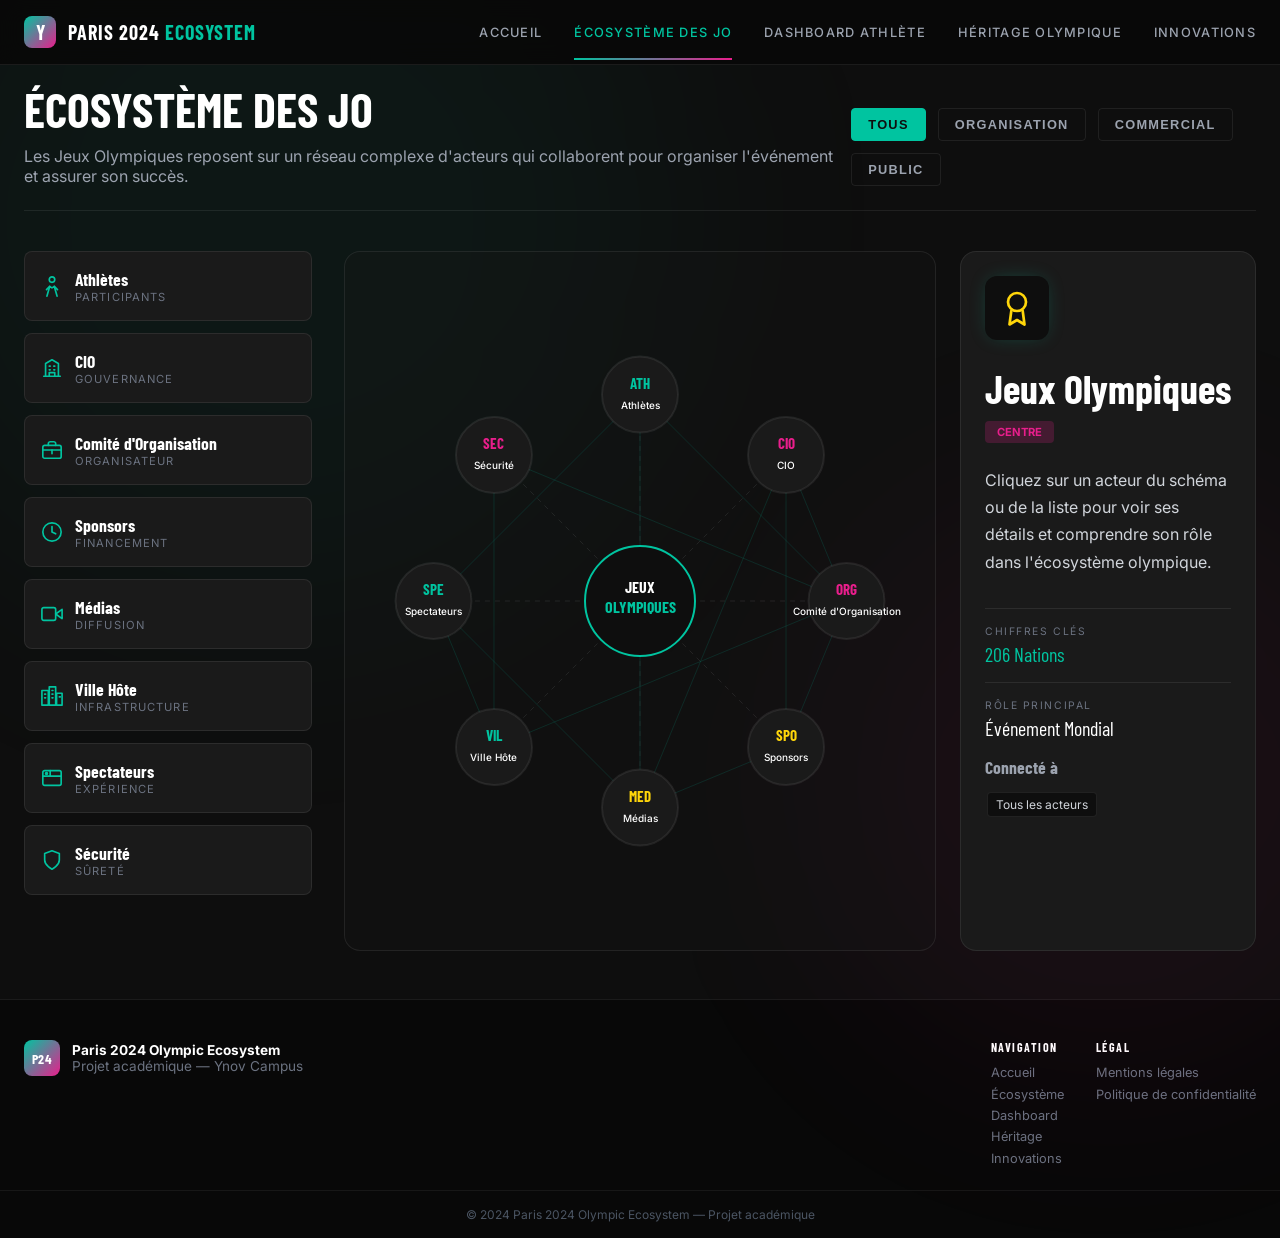
<file: pages/ecosysteme.html>
<!DOCTYPE html>
<html lang="fr">
<head>
    <meta charset="UTF-8">
    <meta name="viewport" content="width=device-width, initial-scale=1.0">
    <title>Écosystème des JO | Paris 2024</title>
    <link href="https://fonts.googleapis.com/css2?family=Barlow+Condensed:wght@400;500;600;700;800&family=Inter:wght@300;400;500;600&display=swap" rel="stylesheet">
    <link rel="stylesheet" href="../css/style.css">
</head>
<body>
    <!-- Navbar -->
    <nav class="site-nav">
        <div class="nav-inner">
            <a href="../index.html" class="brand">
                <div class="brand-icon">Y</div>
                <span class="brand-text">PARIS 2024 <span>ECOSYSTEM</span></span>
            </a>
            <button class="nav-hamburger" id="hamburger" onclick="document.getElementById('hamburger').classList.toggle('open');document.getElementById('nav-links').classList.toggle('open');">
                <span></span><span></span><span></span>
            </button>
            <div class="nav-links" id="nav-links">
                <a href="../index.html" class="gradient-border-bottom">Accueil</a>
                <a href="ecosysteme.html" class="gradient-border-bottom active">Écosystème des JO</a>
                <a href="dashboard.html" class="gradient-border-bottom">Dashboard Athlète</a>
                <a href="heritage.html" class="gradient-border-bottom">Héritage Olympique</a>
                <a href="innovations.html" class="gradient-border-bottom">Innovations</a>
            </div>
        </div>
    </nav>

    <!-- Background blobs -->
    <div class="bg-blobs">
        <div class="blob-teal"></div>
        <div class="blob-magenta"></div>
    </div>

    <main class="page-main page-padded">
        <div class="container">
            <!-- Intro -->
            <div class="section-header row">
                <div>
                    <h2>Écosystème des JO</h2>
                    <p>Les Jeux Olympiques reposent sur un réseau complexe d'acteurs qui collaborent pour organiser l'événement et assurer son succès.</p>
                </div>
                <div class="filter-row">
                    <button class="filter-btn active" onclick="filterNetwork('all',this)">Tous</button>
                    <button class="filter-btn" onclick="filterNetwork('governance',this)">Organisation</button>
                    <button class="filter-btn" onclick="filterNetwork('commercial',this)">Commercial</button>
                    <button class="filter-btn" onclick="filterNetwork('public',this)">Public</button>
                </div>
            </div>

            <!-- 3-column layout -->
            <div class="eco-layout">
                <!-- Left: Stakeholder list -->
                <div id="stakeholder-list" class="stakeholder-list-col"></div>

                <!-- Center: Network diagram -->
                <div class="network-svg-wrap" id="network-container"></div>

                <!-- Right: Detail panel -->
                <div class="detail-panel visible" id="detail-panel">
                    <div class="panel-icon" id="panel-icon"><svg viewBox="0 0 24 24" width="32" height="32" fill="none" stroke="#ffd60a" stroke-width="1.8" stroke-linecap="round" stroke-linejoin="round"><circle cx="12" cy="8" r="6"/><path d="M8.21 13.89L7 23l5-3 5 3-1.21-9.12"/></svg></div>
                    <h3 id="panel-title">Jeux Olympiques</h3>
                    <div class="panel-cat" id="panel-category">Centre</div>
                    <p class="panel-desc" id="panel-desc">Cliquez sur un acteur du schéma ou de la liste pour voir ses détails et comprendre son rôle dans l'écosystème olympique.</p>
                    <div class="panel-stat">
                        <div class="label">Chiffres Clés</div>
                        <div class="value" id="panel-stat-1">206 Nations</div>
                    </div>
                    <div class="panel-stat">
                        <div class="label">Rôle Principal</div>
                        <div class="value white" id="panel-stat-2">Événement Mondial</div>
                    </div>
                    <div class="connections-title">Connecté à</div>
                    <div id="panel-connections">
                        <span class="tag">Tous les acteurs</span>
                    </div>
                </div>
            </div>
        </div>
    </main>

    <!-- Footer -->
    <footer class="site-footer">
        <div class="footer-inner footer-grid">
            <div class="footer-brand">
                <div class="brand-icon">P24</div>
                <div class="footer-info">
                    <span class="title">Paris 2024 Olympic Ecosystem</span><br>
                    Projet académique — Ynov Campus
                </div>
            </div>
            <div class="footer-nav">
                <h4 class="footer-heading">Navigation</h4>
                <a href="../index.html">Accueil</a>
                <a href="ecosysteme.html">Écosystème</a>
                <a href="dashboard.html">Dashboard</a>
                <a href="heritage.html">Héritage</a>
                <a href="innovations.html">Innovations</a>
            </div>
            <div class="footer-legal">
                <h4 class="footer-heading">Légal</h4>
                <a href="mentions-legales.html">Mentions légales</a>
                <a href="politique-confidentialite.html">Politique de confidentialité</a>
            </div>
        </div>
        <div class="footer-bottom">
            <span>&copy; 2024 Paris 2024 Olympic Ecosystem — Projet académique</span>
        </div>
    </footer>

    <script>
        const colors = { teal:'#00c4a0', magenta:'#e91e8c', dark:'#0e0e0e', gold:'#ffd60a', surface:'#1a1a1a', gray:'#9ca3af', border:'rgba(255,255,255,0.08)' };

        /* SVG icon paths for each stakeholder */
        const iconSVGs = {
            athletes: '<svg viewBox="0 0 24 24" width="22" height="22" fill="none" stroke="#00c4a0" stroke-width="1.8" stroke-linecap="round" stroke-linejoin="round"><circle cx="12" cy="5" r="3"/><path d="M6.5 23l3-10.5L12 14l2.5-1.5L17.5 23"/><path d="M9.5 12.5L6 16"/><path d="M14.5 12.5L18 16"/></svg>',
            ioc: '<svg viewBox="0 0 24 24" width="22" height="22" fill="none" stroke="#00c4a0" stroke-width="1.8" stroke-linecap="round" stroke-linejoin="round"><path d="M3 21h18"/><path d="M5 21V7l7-4 7 4v14"/><path d="M9 21v-4h6v4"/><path d="M9 10h1"/><path d="M14 10h1"/><path d="M9 14h1"/><path d="M14 14h1"/></svg>',
            cojo: '<svg viewBox="0 0 24 24" width="22" height="22" fill="none" stroke="#00c4a0" stroke-width="1.8" stroke-linecap="round" stroke-linejoin="round"><rect x="2" y="7" width="20" height="14" rx="2"/><path d="M16 7V5a2 2 0 00-2-2h-4a2 2 0 00-2 2v2"/><path d="M12 12v4"/><path d="M2 12h20"/></svg>',
            sponsors: '<svg viewBox="0 0 24 24" width="22" height="22" fill="none" stroke="#00c4a0" stroke-width="1.8" stroke-linecap="round" stroke-linejoin="round"><path d="M12 2C6.5 2 2 6.5 2 12s4.5 10 10 10 10-4.5 10-10S17.5 2 12 2z"/><path d="M12 6v6l4 2"/></svg>',
            media: '<svg viewBox="0 0 24 24" width="22" height="22" fill="none" stroke="#00c4a0" stroke-width="1.8" stroke-linecap="round" stroke-linejoin="round"><path d="M23 7l-7 5 7 5V7z"/><rect x="1" y="5" width="15" height="14" rx="2"/></svg>',
            city: '<svg viewBox="0 0 24 24" width="22" height="22" fill="none" stroke="#00c4a0" stroke-width="1.8" stroke-linecap="round" stroke-linejoin="round"><rect x="1" y="6" width="7" height="16"/><rect x="9" y="2" width="7" height="20"/><rect x="17" y="9" width="6" height="13"/><path d="M4 10h1"/><path d="M4 14h1"/><path d="M12 6h1"/><path d="M12 10h1"/><path d="M12 14h1"/><path d="M20 13h1"/></svg>',
            fans: '<svg viewBox="0 0 24 24" width="22" height="22" fill="none" stroke="#00c4a0" stroke-width="1.8" stroke-linecap="round" stroke-linejoin="round"><rect x="2" y="4" width="20" height="16" rx="2"/><path d="M2 10h20"/><path d="M10 4v6"/><circle cx="6" cy="7" r="1" fill="#00c4a0"/></svg>',
            security: '<svg viewBox="0 0 24 24" width="22" height="22" fill="none" stroke="#00c4a0" stroke-width="1.8" stroke-linecap="round" stroke-linejoin="round"><path d="M12 22s8-4 8-10V5l-8-3-8 3v7c0 6 8 10 8 10z"/></svg>',
            default: '<svg viewBox="0 0 24 24" width="22" height="22" fill="none" stroke="#ffd60a" stroke-width="1.8" stroke-linecap="round" stroke-linejoin="round"><circle cx="12" cy="8" r="6"/><path d="M8.21 13.89L7 23l5-3 5 3-1.21-9.12"/></svg>'
        };

        const stakeholders = [
            { id:'athletes', label:'Athlètes', cat:'public', icon:'athletes', role:'Participants', members:'10 714 Athlètes', desc:'Ils participent aux compétitions et représentent leur pays. Les athlètes sont le cœur des Jeux Olympiques, incarnant l\'esprit sportif et l\'excellence.', connections:['cojo','fans','media'] },
            { id:'ioc', label:'CIO', cat:'governance', icon:'ioc', role:'Gouvernance', members:'206 Membres', desc:'Le Comité international olympique supervise le Mouvement olympique et assure la célébration régulière des Jeux.', connections:['cojo','sponsors','media'] },
            { id:'cojo', label:'Comité d\'Organisation', cat:'governance', icon:'cojo', role:'Organisateur', members:'4 000 Employés', desc:'L\'événement est supervisé par le Comité international olympique et le comité d\'organisation local, qui planifie, organise et délivre les Jeux.', connections:['ioc','city','sponsors','security'] },
            { id:'sponsors', label:'Sponsors', cat:'commercial', icon:'sponsors', role:'Financement', members:'14 Partenaires TOP', desc:'Les partenaires financiers contribuent au financement des Jeux. Airbnb, Coca-Cola, Samsung et d\'autres fournissent des ressources essentielles.', connections:['ioc','cojo','media'] },
            { id:'media', label:'Médias', cat:'commercial', icon:'media', role:'Diffusion', members:'4 Mrd Téléspectateurs', desc:'Ils diffusent les compétitions à l\'échelle mondiale. Les services de diffusion olympique et les détenteurs de droits apportent les Jeux à un public global.', connections:['ioc','fans','athletes'] },
            { id:'city', label:'Ville Hôte', cat:'public', icon:'city', role:'Infrastructure', members:'Paris + 7 Villes', desc:'La ville organisatrice développe les infrastructures nécessaires. Paris et les autres villes hôtes fournissent les sites, les transports et les services publics.', connections:['cojo','security','fans'] },
            { id:'fans', label:'Spectateurs', cat:'public', icon:'fans', role:'Expérience', members:'13,4M Billets', desc:'Des millions de spectateurs assistent aux événements et des milliards regardent dans le monde entier, créant l\'atmosphère olympique unique.', connections:['city','athletes','media'] },
            { id:'security', label:'Sécurité', cat:'governance', icon:'security', role:'Sûreté', members:'45 000 Agents', desc:'Police, sécurité privée et militaire assurent la sécurité de tous les participants et spectateurs pendant les Jeux.', connections:['city','cojo'] }
        ];

        /* Build stakeholder list */
        function buildList() {
            const list = document.getElementById('stakeholder-list');
            list.innerHTML = stakeholders.map(s => `
                <div class="stakeholder-item" onclick="selectNode('${s.id}')">
                    <span class="s-icon">${iconSVGs[s.icon] || iconSVGs.default}</span>
                    <div>
                        <div class="s-name">${s.label}</div>
                        <div class="s-role">${s.role}</div>
                    </div>
                </div>
            `).join('');
        }

        /* Build network SVG */
        function buildNetwork() {
            const container = document.getElementById('network-container');
            const w = container.clientWidth || 700;
            const h = container.clientHeight || 650;
            const cx = w/2, cy = h/2, radius = Math.min(w,h)*0.35;

            let svg = `<svg width="100%" height="100%" viewBox="0 0 ${w} ${h}">`;

            /* Lines from center to nodes */
            stakeholders.forEach((s,i) => {
                const angle = (i * 2 * Math.PI) / stakeholders.length - Math.PI/2;
                const x = cx + radius * Math.cos(angle);
                const y = cy + radius * Math.sin(angle);
                svg += `<line x1="${cx}" y1="${cy}" x2="${x}" y2="${y}" stroke="${colors.border}" stroke-width="1" stroke-dasharray="5,5">
                    <animate attributeName="stroke-dashoffset" from="100" to="0" dur="20s" repeatCount="indefinite"/>
                </line>`;
            });

            /* Inter-node connections */
            stakeholders.forEach((s,i) => {
                const a1 = (i * 2 * Math.PI) / stakeholders.length - Math.PI/2;
                const x1 = cx + radius * Math.cos(a1);
                const y1 = cy + radius * Math.sin(a1);
                s.connections.forEach(cid => {
                    const j = stakeholders.findIndex(x => x.id === cid);
                    if(j > i) {
                        const a2 = (j * 2 * Math.PI) / stakeholders.length - Math.PI/2;
                        const x2 = cx + radius * Math.cos(a2);
                        const y2 = cy + radius * Math.sin(a2);
                        svg += `<line x1="${x1}" y1="${y1}" x2="${x2}" y2="${y2}" stroke="rgba(0,196,160,0.15)" stroke-width="1"/>`;
                    }
                });
            });

            /* Center node */
            svg += `<g class="network-node">
                <circle cx="${cx}" cy="${cy}" r="55" fill="${colors.dark}" stroke="${colors.teal}" stroke-width="2" class="node-pulse"/>
                <text x="${cx}" y="${cy-8}" text-anchor="middle" fill="white" font-family="Barlow Condensed" font-weight="bold" font-size="16">JEUX</text>
                <text x="${cx}" y="${cy+12}" text-anchor="middle" fill="${colors.teal}" font-family="Barlow Condensed" font-weight="bold" font-size="16">OLYMPIQUES</text>
            </g>`;

            /* Short labels for SVG nodes */
            const shortLabels = { athletes:'ATH', ioc:'CIO', cojo:'ORG', sponsors:'SPO', media:'MED', city:'VIL', fans:'SPE', security:'SEC' };

            /* Outer nodes */
            stakeholders.forEach((s,i) => {
                const angle = (i * 2 * Math.PI) / stakeholders.length - Math.PI/2;
                const x = cx + radius * Math.cos(angle);
                const y = cy + radius * Math.sin(angle);
                const catColor = s.cat === 'governance' ? '#e91e8c' : s.cat === 'commercial' ? '#ffd60a' : '#00c4a0';
                svg += `<g class="network-node" onclick="selectNode('${s.id}')" data-cat="${s.cat}" data-id="${s.id}">
                    <circle cx="${x}" cy="${y}" r="38" fill="${colors.surface}" stroke="${colors.border}" stroke-width="2"/>
                    <text x="${x}" y="${y-6}" text-anchor="middle" fill="${catColor}" font-family="Barlow Condensed" font-weight="700" font-size="15">${shortLabels[s.id]}</text>
                    <text x="${x}" y="${y+14}" text-anchor="middle" fill="white" font-family="Inter" font-size="10" font-weight="500">${s.label}</text>
                </g>`;
            });

            svg += '</svg>';
            container.innerHTML = svg;
        }

        /* Select a node */
        function selectNode(id) {
            const s = stakeholders.find(x => x.id === id);
            if(!s) return;

            const panel = document.getElementById('detail-panel');
            panel.classList.remove('visible');

            setTimeout(() => {
                document.getElementById('panel-icon').innerHTML = iconSVGs[s.icon] || iconSVGs.default;
                document.getElementById('panel-title').textContent = s.label;
                document.getElementById('panel-category').textContent = s.cat === 'governance' ? 'Organisation' : s.cat === 'commercial' ? 'Commercial' : 'Public';
                document.getElementById('panel-desc').textContent = s.desc;
                document.getElementById('panel-stat-1').textContent = s.members;
                document.getElementById('panel-stat-2').textContent = s.role;

                const conns = s.connections.map(c => {
                    const linked = stakeholders.find(x => x.id === c);
                    return linked ? `<span class="tag">${linked.label}</span>` : '';
                }).join('');
                document.getElementById('panel-connections').innerHTML = conns;

                panel.classList.add('visible');

                /* Auto-scroll to detail panel on mobile */
                if (window.innerWidth <= 768) {
                    setTimeout(() => panel.scrollIntoView({ behavior: 'smooth', block: 'nearest' }), 100);
                }
            }, 300);

            /* Highlight node in SVG */
            document.querySelectorAll('.network-node[data-id]').forEach(n => {
                n.style.opacity = n.dataset.id === id ? '1' : '0.4';
            });
        }

        /* Filter by category */
        function filterNetwork(cat, btn) {
            document.querySelectorAll('.filter-btn').forEach(b => b.classList.remove('active'));
            if(btn) btn.classList.add('active');

            document.querySelectorAll('.network-node[data-cat]').forEach(n => {
                n.style.opacity = (cat === 'all' || n.dataset.cat === cat) ? '1' : '0.15';
            });
        }

        /* Lazy Init via IntersectionObserver */
        let networkInitialized = false;

        const lazyObserver = new IntersectionObserver((entries) => {
            entries.forEach(entry => {
                if (entry.isIntersecting && !networkInitialized) {
                    buildList();
                    buildNetwork();
                    window.addEventListener('resize', buildNetwork);
                    networkInitialized = true;
                    lazyObserver.unobserve(entry.target);
                }
            });
        }, { threshold: 0.1 });

        const ecoLayout = document.querySelector('.eco-layout');
        if (ecoLayout) lazyObserver.observe(ecoLayout);
    </script>
</body>
</html>
</file>
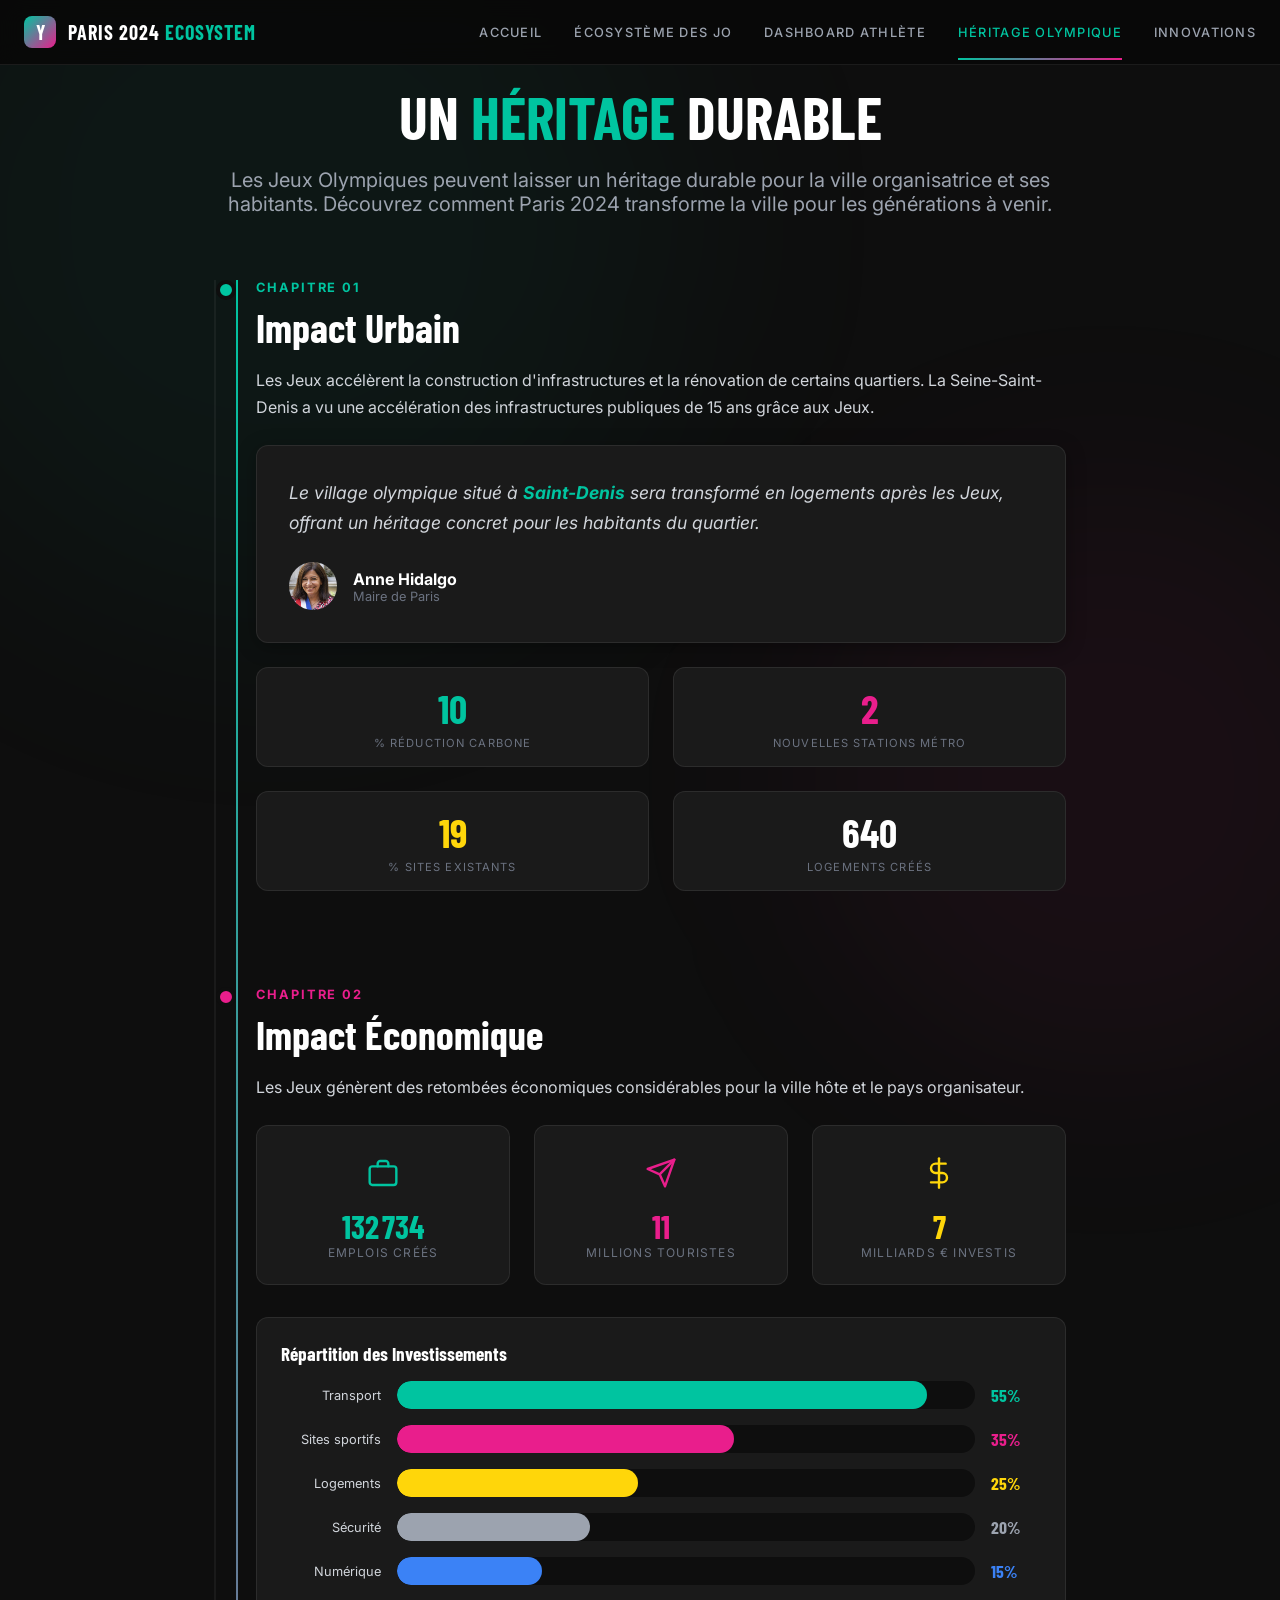
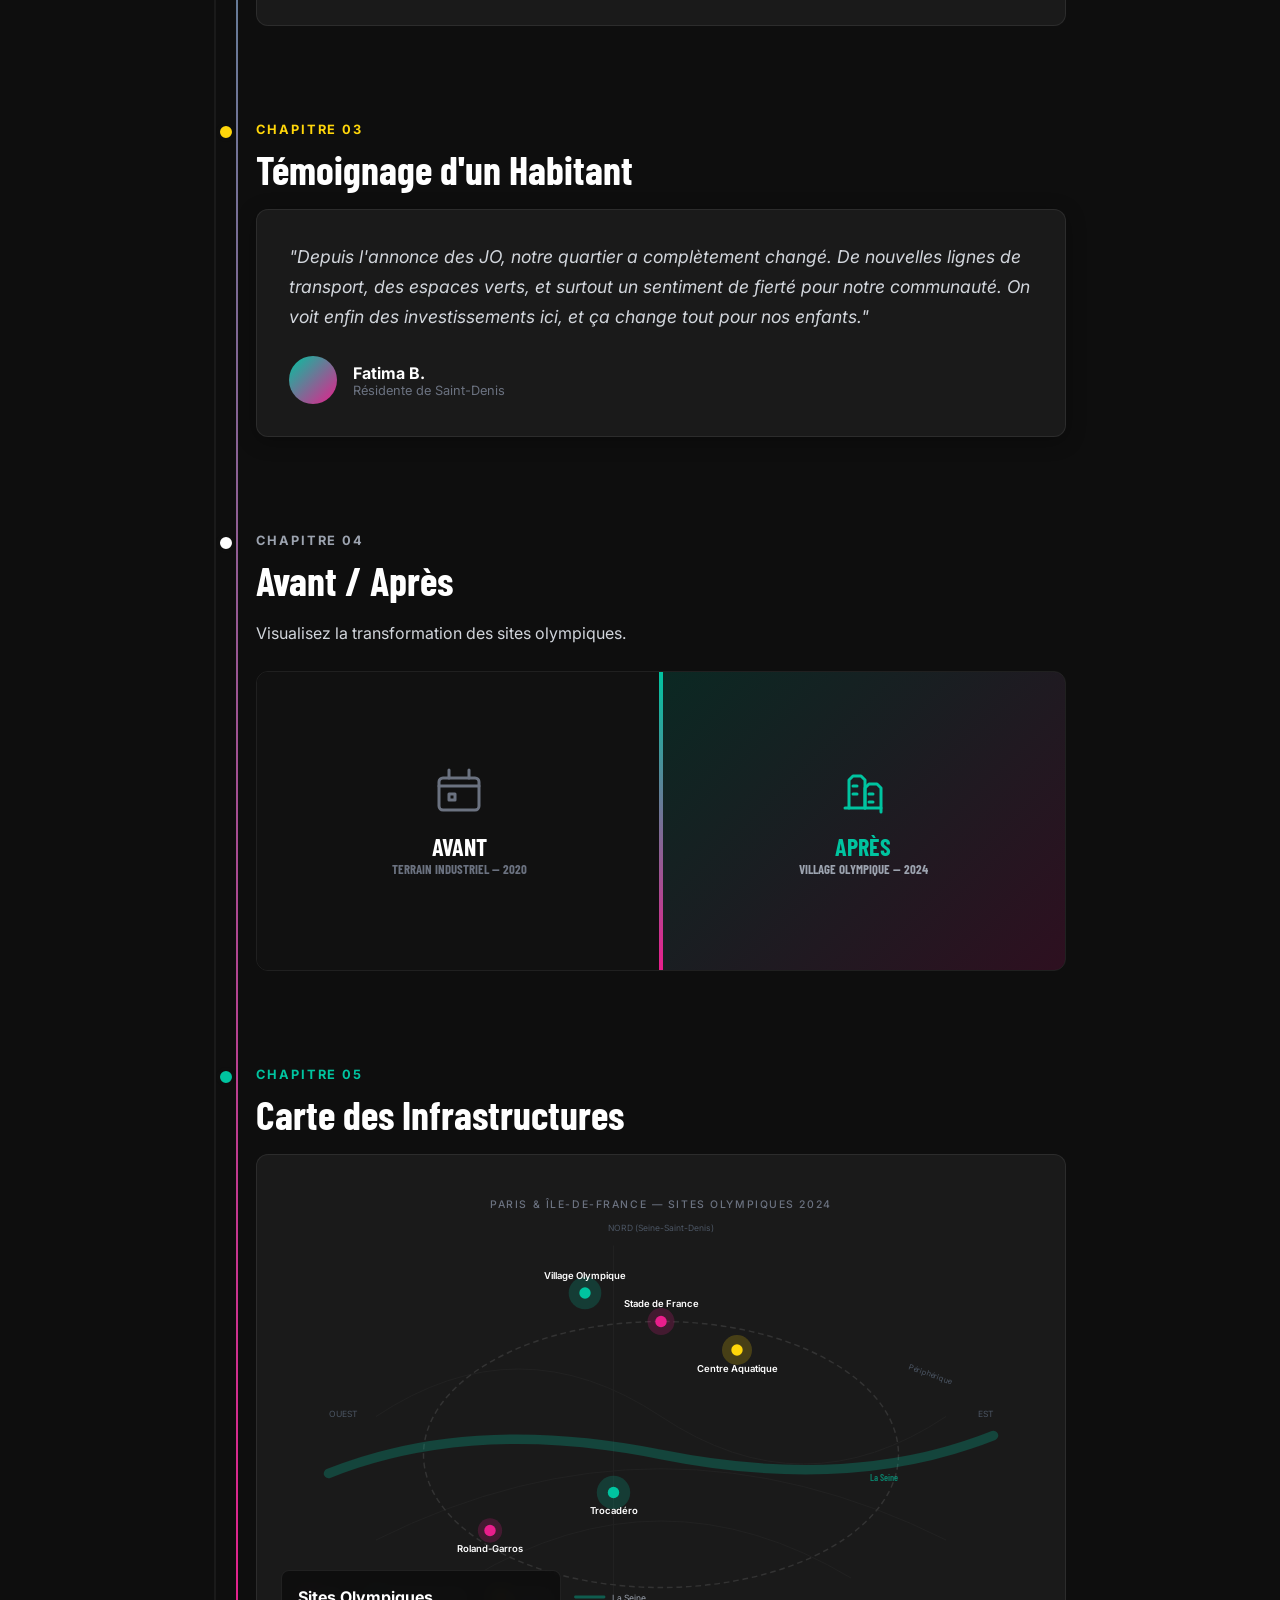
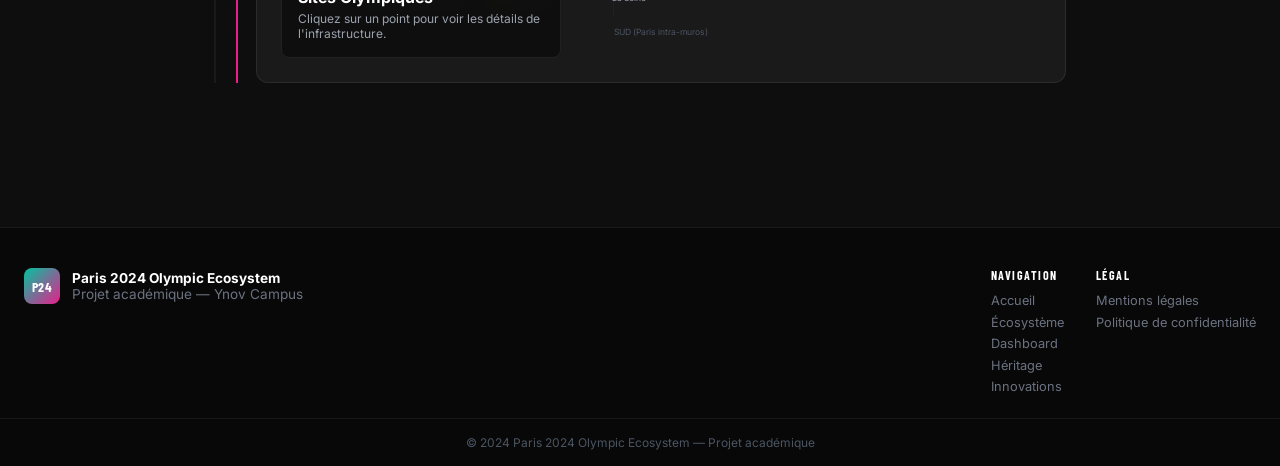
<file: pages/heritage.html>
<!DOCTYPE html>
<html lang="fr">
<head>
    <meta charset="UTF-8">
    <meta name="viewport" content="width=device-width, initial-scale=1.0">
    <title>Héritage Olympique | Paris 2024</title>
    <link href="https://fonts.googleapis.com/css2?family=Barlow+Condensed:wght@400;500;600;700;800&family=Inter:wght@300;400;500;600&display=swap" rel="stylesheet">
    <link rel="stylesheet" href="../css/style.css">
</head>
<body>
    <!-- Navbar -->
    <nav class="site-nav">
        <div class="nav-inner">
            <a href="../index.html" class="brand">
                <div class="brand-icon">Y</div>
                <span class="brand-text">PARIS 2024 <span>ECOSYSTEM</span></span>
            </a>
            <button class="nav-hamburger" id="hamburger" onclick="document.getElementById('hamburger').classList.toggle('open');document.getElementById('nav-links').classList.toggle('open');">
                <span></span><span></span><span></span>
            </button>
            <div class="nav-links" id="nav-links">
                <a href="../index.html" class="gradient-border-bottom">Accueil</a>
                <a href="ecosysteme.html" class="gradient-border-bottom">Écosystème des JO</a>
                <a href="dashboard.html" class="gradient-border-bottom">Dashboard Athlète</a>
                <a href="heritage.html" class="gradient-border-bottom active">Héritage Olympique</a>
                <a href="innovations.html" class="gradient-border-bottom">Innovations</a>
            </div>
        </div>
    </nav>

    <div class="bg-blobs"><div class="blob-teal"></div><div class="blob-magenta"></div></div>

    <main class="page-main page-padded">
        <div class="container-narrow">
            <!-- Intro -->
            <div class="legacy-intro appear">
                <h2>Un <span>Héritage</span> Durable</h2>
                <p>Les Jeux Olympiques peuvent laisser un héritage durable pour la ville organisatrice et ses habitants. Découvrez comment Paris 2024 transforme la ville pour les générations à venir.</p>
            </div>

            <!-- Timeline -->
            <div class="timeline-wrap">
                <div class="timeline-line"></div>

                <!-- Chapter 01 — Introduction / Impact Urbain -->
                <div class="legacy-chapter appear">
                    <div class="chapter-dot" style="background:#00c4a0;"></div>
                    <span class="chapter-label" style="color:#00c4a0;">Chapitre 01</span>
                    <h3>Impact Urbain</h3>
                    <p class="chapter-text">
                        Les Jeux accélèrent la construction d'infrastructures et la rénovation de certains quartiers. 
                        La Seine-Saint-Denis a vu une accélération des infrastructures publiques de 15 ans grâce aux Jeux.
                    </p>

                    <div class="quote-card" style="margin-bottom:1.5rem;">
                        <p class="quote-text">Le village olympique situé à <strong style="color:#00c4a0;">Saint-Denis</strong> sera transformé en logements après les Jeux, offrant un héritage concret pour les habitants du quartier.</p>
                        <div class="author">
                            <div class="author-avatar" style="background-image:url('../img/Anne_Hidalgo.jpg');background-size:cover;background-position:center;"></div>
                            <div>
                                <div class="author-name">Anne Hidalgo</div>
                                <div class="author-role">Maire de Paris</div>
                            </div>
                        </div>
                    </div>

                    <div class="grid-2">
                        <div class="counter-card">
                            <div class="counter-value color-teal counter" data-target="50">0</div>
                            <div class="counter-label">% Réduction Carbone</div>
                        </div>
                        <div class="counter-card">
                            <div class="counter-value color-magenta counter" data-target="6">0</div>
                            <div class="counter-label">Nouvelles Stations Métro</div>
                        </div>
                        <div class="counter-card">
                            <div class="counter-value color-gold counter" data-target="95">0</div>
                            <div class="counter-label">% Sites Existants</div>
                        </div>
                        <div class="counter-card">
                            <div class="counter-value color-white counter" data-target="3200">0</div>
                            <div class="counter-label">Logements Créés</div>
                        </div>
                    </div>
                </div>

                <!-- Chapter 02 — Impact Économique -->
                <div class="legacy-chapter appear">
                    <div class="chapter-dot" style="background:#e91e8c;"></div>
                    <span class="chapter-label" style="color:#e91e8c;">Chapitre 02</span>
                    <h3>Impact Économique</h3>
                    <p class="chapter-text">
                        Les Jeux génèrent des retombées économiques considérables pour la ville hôte et le pays organisateur.
                    </p>

                    <div class="grid-3 mb-2">
                        <div class="card" style="text-align:center;">
                            <div class="eco-counter-icon"><svg viewBox="0 0 24 24" width="28" height="28" fill="none" stroke="#00c4a0" stroke-width="1.8" stroke-linecap="round" stroke-linejoin="round"><rect x="2" y="7" width="20" height="14" rx="2"/><path d="M16 7V5a2 2 0 00-2-2h-4a2 2 0 00-2 2v2"/></svg></div>
                            <div class="eco-counter-value color-teal counter" data-target="181000">0</div>
                            <div class="eco-counter-label">Emplois Créés</div>
                        </div>
                        <div class="card" style="text-align:center;">
                            <div class="eco-counter-icon"><svg viewBox="0 0 24 24" width="28" height="28" fill="none" stroke="#e91e8c" stroke-width="1.8" stroke-linecap="round" stroke-linejoin="round"><path d="M22 2L11 13"/><path d="M22 2l-7 20-4-9-9-4 20-7z"/></svg></div>
                            <div class="eco-counter-value color-magenta counter" data-target="15">0</div>
                            <div class="eco-counter-label">Millions Touristes</div>
                        </div>
                        <div class="card" style="text-align:center;">
                            <div class="eco-counter-icon"><svg viewBox="0 0 24 24" width="28" height="28" fill="none" stroke="#ffd60a" stroke-width="1.8" stroke-linecap="round" stroke-linejoin="round"><path d="M12 1v22"/><path d="M17 5H9.5a3.5 3.5 0 000 7h5a3.5 3.5 0 010 7H6"/></svg></div>
                            <div class="eco-counter-value color-gold counter" data-target="9">0</div>
                            <div class="eco-counter-label">Milliards € Investis</div>
                        </div>
                    </div>

                    <!-- Impact bar chart -->
                    <div class="chart-card">
                        <h3 style="font-size:1.2rem;">Répartition des Investissements</h3>
                        <div id="invest-chart" style="min-height:200px;"></div>
                    </div>
                </div>

                <!-- Chapter 03 — Témoignage -->
                <div class="legacy-chapter appear">
                    <div class="chapter-dot" style="background:#ffd60a;"></div>
                    <span class="chapter-label" style="color:#ffd60a;">Chapitre 03</span>
                    <h3>Témoignage d'un Habitant</h3>

                    <div class="quote-card">
                        <p class="quote-text">"Depuis l'annonce des JO, notre quartier a complètement changé. De nouvelles lignes de transport, des espaces verts, et surtout un sentiment de fierté pour notre communauté. On voit enfin des investissements ici, et ça change tout pour nos enfants."</p>
                        <div class="author">
                            <div class="author-avatar" style="background:linear-gradient(135deg,#00c4a0,#e91e8c);"></div>
                            <div>
                                <div class="author-name">Fatima B.</div>
                                <div class="author-role">Résidente de Saint-Denis</div>
                            </div>
                        </div>
                    </div>
                </div>

                <!-- Chapter 04 — Avant / Après -->
                <div class="legacy-chapter appear">
                    <div class="chapter-dot" style="background:#fff;"></div>
                    <span class="chapter-label" style="color:#9ca3af;">Chapitre 04</span>
                    <h3>Avant / Après</h3>
                    <p class="chapter-text">Visualisez la transformation des sites olympiques.</p>

                    <div class="before-after" id="before-after">
                        <div class="ba-side ba-before">
                            <div style="text-align:center;">
                                <div style="font-size:3rem;margin-bottom:0.5rem;"><svg viewBox="0 0 24 24" width="48" height="48" fill="none" stroke="#6b7280" stroke-width="1.5" stroke-linecap="round" stroke-linejoin="round"><rect x="2" y="6" width="20" height="16" rx="2"/><path d="M2 10h20"/><path d="M17 2v4"/><path d="M7 2v4"/><path d="M7 14h3v3H7z"/></svg></div>
                                <div style="font-size:1.5rem;font-family:'Barlow Condensed',sans-serif;font-weight:700;">AVANT</div>
                                <div style="font-size:0.8rem;color:#6b7280;">Terrain industriel — 2020</div>
                            </div>
                        </div>
                        <div class="ba-side ba-after">
                            <div style="text-align:center;">
                                <div style="font-size:3rem;margin-bottom:0.5rem;"><svg viewBox="0 0 24 24" width="48" height="48" fill="none" stroke="#00c4a0" stroke-width="1.5" stroke-linecap="round" stroke-linejoin="round"><path d="M3 21h18"/><path d="M5 21V7l2-2h4l2 2v14"/><path d="M13 21V11l2-2h4l2 2v12"/><path d="M7 10h2"/><path d="M7 14h2"/><path d="M15 14h2"/><path d="M15 18h2"/></svg></div>
                                <div style="font-size:1.5rem;font-family:'Barlow Condensed',sans-serif;font-weight:700;color:#00c4a0;">APRÈS</div>
                                <div style="font-size:0.8rem;color:#9ca3af;">Village Olympique — 2024</div>
                            </div>
                        </div>
                        <div class="ba-divider" id="ba-divider"></div>
                    </div>
                </div>

                <!-- Chapter 05 — Carte Interactive -->
                <div class="legacy-chapter appear">
                    <div class="chapter-dot" style="background:#00c4a0;"></div>
                    <span class="chapter-label" style="color:#00c4a0;">Chapitre 05</span>
                    <h3>Carte des Infrastructures</h3>

                    <div class="map-card">
                        <svg width="100%" height="100%" viewBox="0 0 800 500">
                            <!-- Title -->
                            <text x="400" y="30" text-anchor="middle" fill="#6b7280" font-size="11" font-family="Inter" font-weight="500" letter-spacing="0.15em" text-transform="uppercase">PARIS &amp; ÎLE-DE-FRANCE — SITES OLYMPIQUES 2024</text>

                            <!-- Axes / orientation -->
                            <text x="50" y="250" fill="#4b5563" font-size="9" font-family="Inter">OUEST</text>
                            <text x="750" y="250" text-anchor="end" fill="#4b5563" font-size="9" font-family="Inter">EST</text>
                            <text x="400" y="55" text-anchor="middle" fill="#4b5563" font-size="9" font-family="Inter">NORD (Seine-Saint-Denis)</text>
                            <text x="400" y="480" text-anchor="middle" fill="#4b5563" font-size="9" font-family="Inter">SUD (Paris intra-muros)</text>

                            <!-- Simplified road grid -->
                            <path fill="none" stroke="#222" stroke-width="1" d="M100,250 Q250,150 400,250 T700,250"/>
                            <path fill="none" stroke="#222" stroke-width="1" d="M200,420 Q400,300 600,420"/>
                            <path fill="none" stroke="#222" stroke-width="1" d="M350,70 L350,460"/>
                            <path fill="none" stroke="#222" stroke-width="1" d="M100,380 Q400,230 700,380"/>

                            <!-- Périphérique (ring road) -->
                            <ellipse cx="400" cy="290" rx="250" ry="140" fill="none" stroke="#333" stroke-width="1.5" stroke-dasharray="6,4"/>
                            <text x="660" y="200" fill="#4b5563" font-size="8" font-family="Inter" transform="rotate(20,660,200)">Périphérique</text>

                            <!-- Seine river -->
                            <path fill="none" stroke="rgba(0,196,160,0.25)" stroke-width="10" d="M50,310 Q200,250 400,290 Q600,330 750,270" stroke-linecap="round"/>
                            <text x="620" y="318" fill="#00c4a0" font-size="10" font-family="Barlow Condensed" font-weight="600" opacity="0.6">La Seine</text>

                            <!-- Points of interest -->
                            <g class="map-point" onclick="showMapInfo('stade')" style="cursor:pointer;">
                                <circle cx="400" cy="150" r="12" fill="#e91e8c" opacity="0.2"><animate attributeName="r" values="12;18;12" dur="2s" repeatCount="indefinite"/></circle>
                                <circle cx="400" cy="150" r="6" fill="#e91e8c"/>
                                <text x="400" y="135" text-anchor="middle" fill="#fff" font-size="10" font-family="Inter" font-weight="600">Stade de France</text>
                            </g>

                            <g class="map-point" onclick="showMapInfo('village')" style="cursor:pointer;">
                                <circle cx="320" cy="120" r="12" fill="#00c4a0" opacity="0.2"><animate attributeName="r" values="12;18;12" dur="2s" repeatCount="indefinite" begin="0.5s"/></circle>
                                <circle cx="320" cy="120" r="6" fill="#00c4a0"/>
                                <text x="320" y="105" text-anchor="middle" fill="#fff" font-size="10" font-family="Inter" font-weight="600">Village Olympique</text>
                            </g>

                            <g class="map-point" onclick="showMapInfo('aquatic')" style="cursor:pointer;">
                                <circle cx="480" cy="180" r="12" fill="#ffd60a" opacity="0.2"><animate attributeName="r" values="12;18;12" dur="2s" repeatCount="indefinite" begin="1s"/></circle>
                                <circle cx="480" cy="180" r="6" fill="#ffd60a"/>
                                <text x="480" y="203" text-anchor="middle" fill="#fff" font-size="10" font-family="Inter" font-weight="600">Centre Aquatique</text>
                            </g>

                            <g class="map-point" onclick="showMapInfo('roland')" style="cursor:pointer;">
                                <circle cx="220" cy="370" r="12" fill="#e91e8c" opacity="0.2"><animate attributeName="r" values="12;18;12" dur="2s" repeatCount="indefinite" begin="1.5s"/></circle>
                                <circle cx="220" cy="370" r="6" fill="#e91e8c"/>
                                <text x="220" y="393" text-anchor="middle" fill="#fff" font-size="10" font-family="Inter" font-weight="600">Roland-Garros</text>
                            </g>

                            <g class="map-point" onclick="showMapInfo('trocadero')" style="cursor:pointer;">
                                <circle cx="350" cy="330" r="12" fill="#00c4a0" opacity="0.2"><animate attributeName="r" values="12;18;12" dur="2s" repeatCount="indefinite" begin="0.7s"/></circle>
                                <circle cx="350" cy="330" r="6" fill="#00c4a0"/>
                                <text x="350" y="353" text-anchor="middle" fill="#fff" font-size="10" font-family="Inter" font-weight="600">Trocadéro</text>
                            </g>

                            <!-- Legend -->
                            <g transform="translate(30,440)">
                                <circle cx="0" cy="0" r="4" fill="#e91e8c"/>
                                <text x="10" y="4" fill="#9ca3af" font-size="9" font-family="Inter">Sport</text>
                                <circle cx="70" cy="0" r="4" fill="#00c4a0"/>
                                <text x="80" y="4" fill="#9ca3af" font-size="9" font-family="Inter">Hébergement / Site</text>
                                <circle cx="200" cy="0" r="4" fill="#ffd60a"/>
                                <text x="210" y="4" fill="#9ca3af" font-size="9" font-family="Inter">Aquatique</text>
                                <line x1="280" y1="0" x2="310" y2="0" stroke="rgba(0,196,160,0.4)" stroke-width="3" stroke-linecap="round"/>
                                <text x="318" y="4" fill="#9ca3af" font-size="9" font-family="Inter">La Seine</text>
                            </g>
                        </svg>

                        <div class="map-tooltip" id="map-tooltip">
                            <h4 id="map-title">Sites Olympiques</h4>
                            <p id="map-desc">Cliquez sur un point pour voir les détails de l'infrastructure.</p>
                        </div>
                    </div>
                </div>

            </div>
        </div>
    </main>

    <!-- Footer -->
    <footer class="site-footer">
        <div class="footer-inner footer-grid">
            <div class="footer-brand">
                <div class="brand-icon">P24</div>
                <div class="footer-info">
                    <span class="title">Paris 2024 Olympic Ecosystem</span><br>
                    Projet académique — Ynov Campus
                </div>
            </div>
            <div class="footer-nav">
                <h4 class="footer-heading">Navigation</h4>
                <a href="../index.html">Accueil</a>
                <a href="ecosysteme.html">Écosystème</a>
                <a href="dashboard.html">Dashboard</a>
                <a href="heritage.html">Héritage</a>
                <a href="innovations.html">Innovations</a>
            </div>
            <div class="footer-legal">
                <h4 class="footer-heading">Légal</h4>
                <a href="mentions-legales.html">Mentions légales</a>
                <a href="politique-confidentialite.html">Politique de confidentialité</a>
            </div>
        </div>
        <div class="footer-bottom">
            <span>&copy; 2024 Paris 2024 Olympic Ecosystem — Projet académique</span>
        </div>
    </footer>

    <script>
        /* ---- Scroll Appear Observer ---- */
        const observer = new IntersectionObserver((entries) => {
            entries.forEach(entry => {
                if(entry.isIntersecting) {
                    entry.target.classList.add('visible');

                    /* Counter animation */
                    entry.target.querySelectorAll('.counter').forEach(c => {
                        const target = +c.dataset.target;
                        let count = 0;
                        const step = target / 60;
                        const update = () => {
                            count += step;
                            if(count < target) {
                                c.textContent = Math.ceil(count).toLocaleString('fr-FR');
                                requestAnimationFrame(update);
                            } else {
                                c.textContent = target.toLocaleString('fr-FR');
                            }
                        };
                        update();
                    });
                }
            });
        }, { threshold: 0.2 });

        document.querySelectorAll('.appear').forEach(el => observer.observe(el));

        /* ---- Investment Chart ---- */
        (function drawInvestChart() {
            const el = document.getElementById('invest-chart');
            const data = [
                { label:'Transport', val:55, color:'#00c4a0' },
                { label:'Sites sportifs', val:35, color:'#e91e8c' },
                { label:'Logements', val:25, color:'#ffd60a' },
                { label:'Sécurité', val:20, color:'#9ca3af' },
                { label:'Numérique', val:15, color:'#3b82f6' }
            ];
            const maxVal = 60;

            let html = '';
            data.forEach((d,i) => {
                html += `
                <div class="invest-bar-row">
                    <div class="invest-bar-label">${d.label}</div>
                    <div class="invest-bar-track">
                        <div class="invest-bar-fill" style="background:${d.color};" data-width="${(d.val/maxVal)*100}%"></div>
                    </div>
                    <div class="invest-bar-value" style="color:${d.color};">${d.val}%</div>
                </div>`;
            });
            el.innerHTML = html;

            /* Animate bar widths after a short delay to allow DOM paint */
            requestAnimationFrame(() => {
                requestAnimationFrame(() => {
                    el.querySelectorAll('.invest-bar-fill').forEach((bar, i) => {
                        setTimeout(() => { bar.style.width = bar.dataset.width; }, i * 150);
                    });
                });
            });
        })();

        /* ---- Map Info ---- */
        const mapData = {
            stade: { title:'Stade de France', desc:'Pièce maîtresse des Jeux, accueillant l\'athlétisme et le rugby à 7. Capacité : 80 000 places. Rénové pour l\'occasion.' },
            village: { title:'Village Olympique', desc:'Situé à Saint-Denis, il accueillera 14 500 athlètes. Après les Jeux, il sera transformé en 2 800 logements et bureaux.' },
            aquatic: { title:'Centre Aquatique Olympique', desc:'Nouveau bâtiment de 5 000 places alimenté par des panneaux solaires. Accueille la natation et le plongeon.' },
            roland: { title:'Roland-Garros', desc:'Le célèbre stade de tennis accueille les épreuves de tennis et de boxe. 15 000 places au court Philippe-Chatrier.' },
            trocadero: { title:'Trocadéro', desc:'Site emblématique face à la Tour Eiffel, accueillant les épreuves de cyclisme sur route et le triathlon.' }
        };

        function showMapInfo(id) {
            const info = mapData[id];
            if(!info) return;
            const tooltip = document.getElementById('map-tooltip');
            tooltip.style.opacity = '0';
            setTimeout(() => {
                document.getElementById('map-title').textContent = info.title;
                document.getElementById('map-desc').textContent = info.desc;
                tooltip.style.opacity = '1';
                tooltip.style.transition = 'opacity 0.3s';
            }, 150);
        }

        /* ---- Before/After slider ---- */
        (function() {
            const container = document.getElementById('before-after');
            const divider = document.getElementById('ba-divider');
            let dragging = false;

            function move(x) {
                const rect = container.getBoundingClientRect();
                let pct = ((x - rect.left) / rect.width) * 100;
                pct = Math.max(5, Math.min(95, pct));
                divider.style.left = pct + '%';
                container.querySelector('.ba-before').style.right = (100-pct) + '%';
                container.querySelector('.ba-after').style.left = pct + '%';
            }

            container.addEventListener('mousedown', () => dragging = true);
            window.addEventListener('mouseup', () => dragging = false);
            window.addEventListener('mousemove', e => { if(dragging) move(e.clientX); });
            container.addEventListener('touchstart', () => dragging = true, { passive: true });
            container.addEventListener('touchend', () => dragging = false);
            container.addEventListener('touchmove', e => {
                e.preventDefault();
                move(e.touches[0].clientX);
            }, { passive: false });
        })();
    </script>
</body>
</html>
</file>
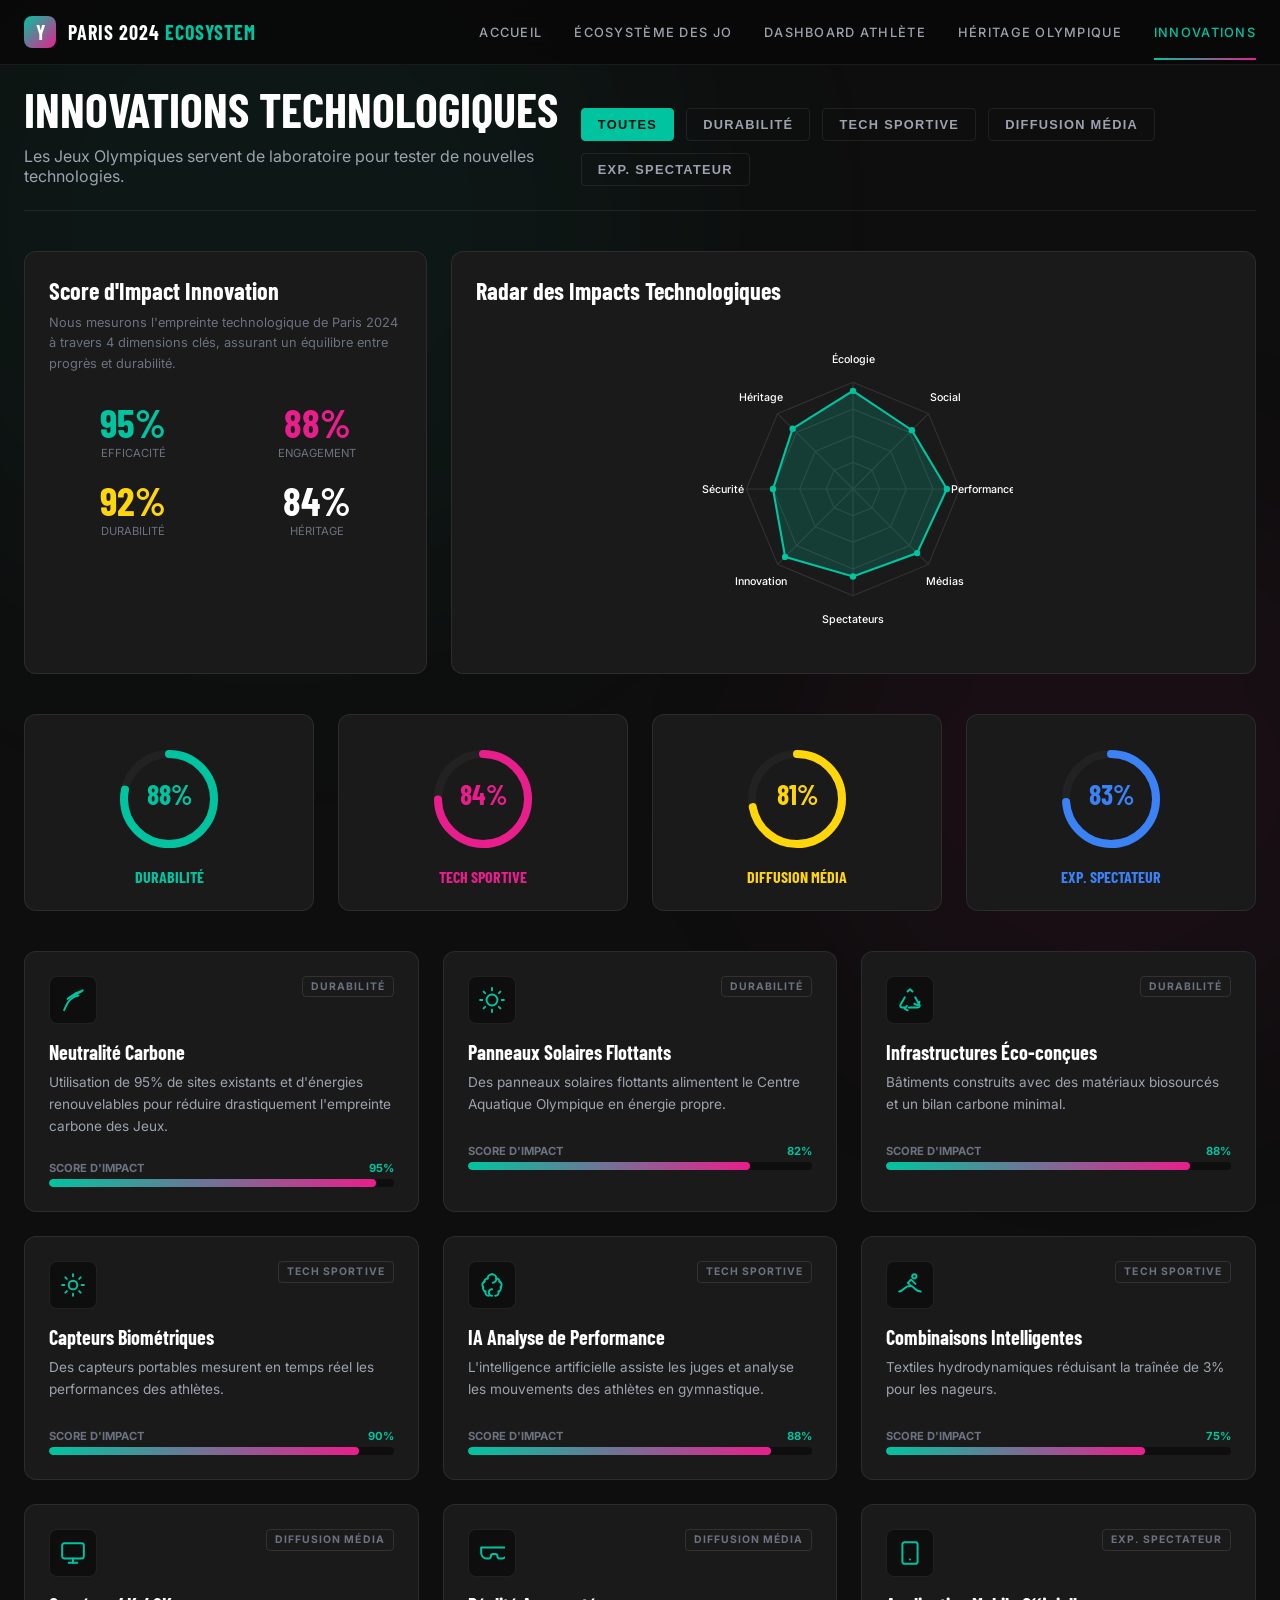
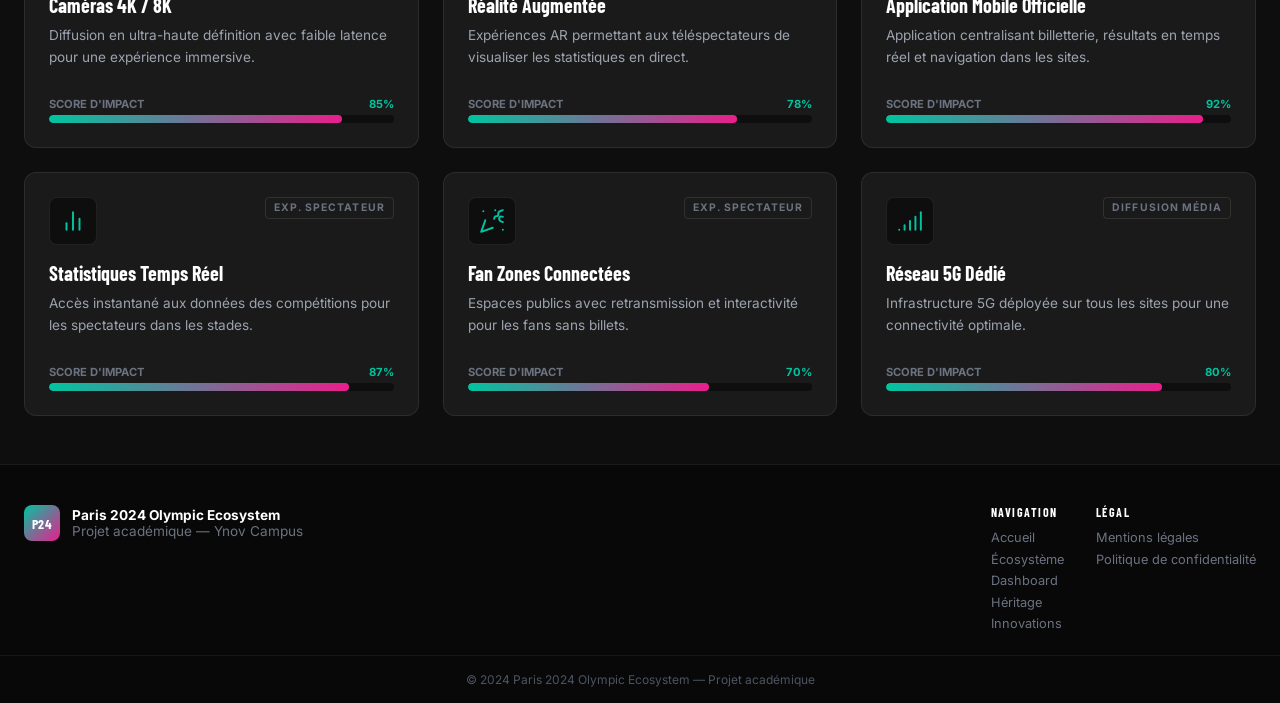
<file: pages/innovations.html>
<!DOCTYPE html>
<html lang="fr">
<head>
    <meta charset="UTF-8">
    <meta name="viewport" content="width=device-width, initial-scale=1.0">
    <title>Innovations Technologiques | Paris 2024</title>
    <link href="https://fonts.googleapis.com/css2?family=Barlow+Condensed:wght@400;500;600;700;800&family=Inter:wght@300;400;500;600&display=swap" rel="stylesheet">
    <link rel="stylesheet" href="../css/style.css">
</head>
<body>
    <!-- Navbar -->
    <nav class="site-nav">
        <div class="nav-inner">
            <a href="../index.html" class="brand">
                <div class="brand-icon">Y</div>
                <span class="brand-text">PARIS 2024 <span>ECOSYSTEM</span></span>
            </a>
            <button class="nav-hamburger" id="hamburger" onclick="document.getElementById('hamburger').classList.toggle('open');document.getElementById('nav-links').classList.toggle('open');">
                <span></span><span></span><span></span>
            </button>
            <div class="nav-links" id="nav-links">
                <a href="../index.html" class="gradient-border-bottom">Accueil</a>
                <a href="ecosysteme.html" class="gradient-border-bottom">Écosystème des JO</a>
                <a href="dashboard.html" class="gradient-border-bottom">Dashboard Athlète</a>
                <a href="heritage.html" class="gradient-border-bottom">Héritage Olympique</a>
                <a href="innovations.html" class="gradient-border-bottom active">Innovations</a>
            </div>
        </div>
    </nav>

    <div class="bg-blobs"><div class="blob-teal"></div><div class="blob-magenta"></div></div>

    <main class="page-main page-padded">
        <div class="container">
            <!-- Header -->
            <div class="section-header row">
                <div>
                    <h2>Innovations Technologiques</h2>
                    <p>Les Jeux Olympiques servent de laboratoire pour tester de nouvelles technologies.</p>
                </div>
                <div class="filter-row" id="filter-bar">
                    <button class="filter-btn active" data-filter="all" onclick="filterInnovations('all',this)">Toutes</button>
                    <button class="filter-btn" data-filter="durabilite" onclick="filterInnovations('durabilite',this)">Durabilité</button>
                    <button class="filter-btn" data-filter="sport" onclick="filterInnovations('sport',this)">Tech Sportive</button>
                    <button class="filter-btn" data-filter="media" onclick="filterInnovations('media',this)">Diffusion Média</button>
                    <button class="filter-btn" data-filter="spectateur" onclick="filterInnovations('spectateur',this)">Exp. Spectateur</button>
                </div>
            </div>

            <!-- Radar + Impact Score panel -->
            <div class="top-panel-grid fade-in-up" id="top-panel">
                <div class="chart-card">
                    <h3>Score d'Impact Innovation</h3>
                    <p class="score-desc">
                        Nous mesurons l'empreinte technologique de Paris 2024 à travers 4 dimensions clés, assurant un équilibre entre progrès et durabilité.
                    </p>
                    <div class="score-panel-grid">
                        <div class="score-item">
                            <div class="score-value color-teal">95%</div>
                            <div class="score-label">Efficacité</div>
                        </div>
                        <div class="score-item">
                            <div class="score-value color-magenta">88%</div>
                            <div class="score-label">Engagement</div>
                        </div>
                        <div class="score-item">
                            <div class="score-value color-gold">92%</div>
                            <div class="score-label">Durabilité</div>
                        </div>
                        <div class="score-item">
                            <div class="score-value color-white">84%</div>
                            <div class="score-label">Héritage</div>
                        </div>
                    </div>
                </div>

                <div class="chart-card flex-col-center">
                    <h3>Radar des Impacts Technologiques</h3>
                    <div class="flex-center" id="tech-radar"></div>
                </div>
            </div>

            <!-- Gauges row -->
            <div class="grid-4 fade-in-up" style="animation-delay:0.1s;margin-bottom:2.5rem;" id="gauges-row">
            </div>

            <!-- Innovation Cards Grid -->
            <div class="grid-3 fade-in-up" style="animation-delay:0.2s;" id="tech-grid">
            </div>
        </div>
    </main>

    <!-- Detail Modal -->
    <div class="innovation-modal-overlay" id="modal-overlay" onclick="closeModal(event)">
        <div class="innovation-modal" id="modal">
            <button class="close-btn" onclick="document.getElementById('modal-overlay').classList.remove('open');">&times;</button>
            <div class="modal-icon" id="modal-icon"></div>
            <h3 class="modal-title" id="modal-title"></h3>
            <div class="modal-cat-label" id="modal-cat"></div>
            <p class="modal-desc-text" id="modal-desc"></p>
            <div id="modal-details"></div>
        </div>
    </div>

    <!-- Footer -->
    <footer class="site-footer">
        <div class="footer-inner footer-grid">
            <div class="footer-brand">
                <div class="brand-icon">P24</div>
                <div class="footer-info">
                    <span class="title">Paris 2024 Olympic Ecosystem</span><br>
                    Projet académique — Ynov Campus
                </div>
            </div>
            <div class="footer-nav">
                <h4 class="footer-heading">Navigation</h4>
                <a href="../index.html">Accueil</a>
                <a href="ecosysteme.html">Écosystème</a>
                <a href="dashboard.html">Dashboard</a>
                <a href="heritage.html">Héritage</a>
                <a href="innovations.html">Innovations</a>
            </div>
            <div class="footer-legal">
                <h4 class="footer-heading">Légal</h4>
                <a href="mentions-legales.html">Mentions légales</a>
                <a href="politique-confidentialite.html">Politique de confidentialité</a>
            </div>
        </div>
        <div class="footer-bottom">
            <span>&copy; 2024 Paris 2024 Olympic Ecosystem — Projet académique</span>
        </div>
    </footer>

    <script>
        const colors = { teal:'#00c4a0', magenta:'#e91e8c', dark:'#0e0e0e', gold:'#ffd60a', surface:'#1a1a1a', gray:'#9ca3af' };

        /* SVG icon library for innovations */
        const innoIcons = {
            leaf: '<svg viewBox="0 0 24 24" width="24" height="24" fill="none" stroke="currentColor" stroke-width="1.8" stroke-linecap="round" stroke-linejoin="round"><path d="M17 8C8 10 5.9 16.17 3.82 21.34"/><path d="M20.13 3.87C17 6 14 8 8 10"/><path d="M21 3s-4 2-7 3c-3 2-7 5-7 5"/></svg>',
            sun: '<svg viewBox="0 0 24 24" width="24" height="24" fill="none" stroke="currentColor" stroke-width="1.8" stroke-linecap="round" stroke-linejoin="round"><circle cx="12" cy="12" r="5"/><path d="M12 1v2M12 21v2M4.22 4.22l1.42 1.42M18.36 18.36l1.42 1.42M1 12h2M21 12h2M4.22 19.78l1.42-1.42M18.36 5.64l1.42-1.42"/></svg>',
            recycle: '<svg viewBox="0 0 24 24" width="24" height="24" fill="none" stroke="currentColor" stroke-width="1.8" stroke-linecap="round" stroke-linejoin="round"><path d="M7 19H4.815a1.83 1.83 0 01-1.57-.881 1.785 1.785 0 01-.004-1.784L7.196 9.5"/><path d="M11 19h8.203a1.83 1.83 0 001.556-.89 1.784 1.784 0 00-.009-1.78l-3.96-6.88"/><path d="M14.27 4.22L12 2 9.73 4.22"/><path d="M9.1 17.36L7 19.93l2.82 1.57"/><path d="M20.73 13.57L19 16.82l-3-1.25"/></svg>',
            sensor: '<svg viewBox="0 0 24 24" width="24" height="24" fill="none" stroke="currentColor" stroke-width="1.8" stroke-linecap="round" stroke-linejoin="round"><path d="M2 12h2"/><path d="M20 12h2"/><path d="M12 2v2"/><path d="M12 20v2"/><circle cx="12" cy="12" r="4"/><path d="M4.93 4.93l1.41 1.41"/><path d="M17.66 17.66l1.41 1.41"/><path d="M4.93 19.07l1.41-1.41"/><path d="M17.66 6.34l1.41-1.41"/></svg>',
            brain: '<svg viewBox="0 0 24 24" width="24" height="24" fill="none" stroke="currentColor" stroke-width="1.8" stroke-linecap="round" stroke-linejoin="round"><path d="M12 2a4 4 0 014 4c0 1.95-1.4 3.57-3.25 3.92"/><path d="M8 6a4 4 0 014-4"/><path d="M5 9a3 3 0 013-3"/><path d="M4 14a3 3 0 011-5"/><path d="M6 18a3 3 0 01-2-4"/><path d="M9 22a3 3 0 01-3-4"/><path d="M12 22a3 3 0 010-6"/><path d="M15 22a3 3 0 003-4"/><path d="M18 18a3 3 0 002-4"/><path d="M20 14a3 3 0 00-1-5"/><path d="M19 9a3 3 0 00-3-3"/></svg>',
            swimmer: '<svg viewBox="0 0 24 24" width="24" height="24" fill="none" stroke="currentColor" stroke-width="1.8" stroke-linecap="round" stroke-linejoin="round"><circle cx="16" cy="4" r="2"/><path d="M2 18c2 0 3-1 4.5-2.5S9 13 12 13s3 1 4.5 2.5S19 18 22 18"/><path d="M13 13l-3-3 3-3 4 4"/></svg>',
            camera: '<svg viewBox="0 0 24 24" width="24" height="24" fill="none" stroke="currentColor" stroke-width="1.8" stroke-linecap="round" stroke-linejoin="round"><rect x="2" y="3" width="20" height="14" rx="2"/><path d="M8 21h8"/><path d="M12 17v4"/></svg>',
            glasses: '<svg viewBox="0 0 24 24" width="24" height="24" fill="none" stroke="currentColor" stroke-width="1.8" stroke-linecap="round" stroke-linejoin="round"><path d="M2 12a5 5 0 005 5h2a2 2 0 002-2 2 2 0 012-2h2a2 2 0 012 2 2 2 0 002 2h2a5 5 0 005-5V7H2v5z"/></svg>',
            mobile: '<svg viewBox="0 0 24 24" width="24" height="24" fill="none" stroke="currentColor" stroke-width="1.8" stroke-linecap="round" stroke-linejoin="round"><rect x="5" y="2" width="14" height="20" rx="2"/><path d="M12 18h.01"/></svg>',
            chart: '<svg viewBox="0 0 24 24" width="24" height="24" fill="none" stroke="currentColor" stroke-width="1.8" stroke-linecap="round" stroke-linejoin="round"><path d="M18 20V10"/><path d="M12 20V4"/><path d="M6 20v-6"/></svg>',
            party: '<svg viewBox="0 0 24 24" width="24" height="24" fill="none" stroke="currentColor" stroke-width="1.8" stroke-linecap="round" stroke-linejoin="round"><path d="M5.8 11.3L2 22l10.7-3.79"/><path d="M4 3h.01"/><path d="M22 8h.01"/><path d="M15 2h.01"/><path d="M22 20h.01"/><path d="M22 2l-2.24.75a2.9 2.9 0 00-1.96 3.12v0c.1.86-.57 1.63-1.45 1.63h-.38c-.86 0-1.6.6-1.76 1.44L14 10"/><path d="M22 13l-1.34-.45a2.9 2.9 0 01-1.96-3.12v0c-.1-.86.57-1.63 1.45-1.63h.38"/></svg>',
            signal: '<svg viewBox="0 0 24 24" width="24" height="24" fill="none" stroke="currentColor" stroke-width="1.8" stroke-linecap="round" stroke-linejoin="round"><path d="M2 20h.01"/><path d="M7 20v-4"/><path d="M12 20v-8"/><path d="M17 20V8"/><path d="M22 4v16"/></svg>'
        };

        const innovations = [
            { id:1, title:'Neutralité Carbone', cat:'durabilite', catLabel:'Durabilité', icon:'leaf', impact:95,
              desc:'Utilisation de 95% de sites existants et d\'énergies renouvelables pour réduire drastiquement l\'empreinte carbone des Jeux.',
              details:'Paris 2024 est le premier événement sportif à s\'aligner sur l\'Accord de Paris. Les émissions de CO₂ sont réduites de 50% par rapport aux éditions précédentes grâce à l\'utilisation de sites existants et de matériaux recyclés.' },
            { id:2, title:'Panneaux Solaires Flottants', cat:'durabilite', catLabel:'Durabilité', icon:'sun', impact:82,
              desc:'Des panneaux solaires flottants alimentent le Centre Aquatique Olympique en énergie propre.',
              details:'Cette innovation permet de produire 1 MW d\'électricité verte, suffisant pour alimenter l\'ensemble du centre aquatique pendant les compétitions. Une première mondial pour un événement olympique.' },
            { id:3, title:'Infrastructures Éco-conçues', cat:'durabilite', catLabel:'Durabilité', icon:'recycle', impact:88,
              desc:'Bâtiments construits avec des matériaux biosourcés et un bilan carbone minimal.',
              details:'Le village olympique utilise du bois massif et des matériaux géosourcés. Les bâtiments sont conçus pour être transformés en logements après les Jeux, réduisant le gaspillage de construction.' },
            { id:4, title:'Capteurs Biométriques', cat:'sport', catLabel:'Tech Sportive', icon:'sensor', impact:90,
              desc:'Des capteurs portables mesurent en temps réel les performances des athlètes.',
              details:'Les capteurs analysent la fréquence cardiaque, la vitesse, l\'accélération et la fatigue musculaire. Ces données aident les entraîneurs à optimiser les programmes d\'entraînement et à prévenir les blessures.' },
            { id:5, title:'IA Analyse de Performance', cat:'sport', catLabel:'Tech Sportive', icon:'brain', impact:88,
              desc:'L\'intelligence artificielle assiste les juges et analyse les mouvements des athlètes en gymnastique.',
              details:'Le système utilise la vision par ordinateur pour détecter les mouvements avec une précision de 99.5%. Il assiste les juges en fournissant des données objectives sur la technique et la difficulté des enchaînements.' },
            { id:6, title:'Combinaisons Intelligentes', cat:'sport', catLabel:'Tech Sportive', icon:'swimmer', impact:75,
              desc:'Textiles hydrodynamiques réduisant la traînée de 3% pour les nageurs.',
              details:'Développées en collaboration avec des laboratoires textiles, ces combinaisons utilisent des fibres spéciales qui réduisent la friction avec l\'eau et améliorent la glisse des nageurs en compétition.' },
            { id:7, title:'Caméras 4K / 8K', cat:'media', catLabel:'Diffusion Média', icon:'camera', impact:85,
              desc:'Diffusion en ultra-haute définition avec faible latence pour une expérience immersive.',
              details:'Plus de 120 caméras 4K et 30 caméras 8K sont déployées sur les sites. La diffusion utilise le protocole SRT pour une latence inférieure à 200ms, offrant une qualité d\'image sans précédent.' },
            { id:8, title:'Réalité Augmentée', cat:'media', catLabel:'Diffusion Média', icon:'glasses', impact:78,
              desc:'Expériences AR permettant aux téléspectateurs de visualiser les statistiques en direct.',
              details:'Grâce à l\'AR, les spectateurs peuvent afficher en temps réel les vitesses, trajectoires et statistiques des athlètes sur leur écran. Compatible avec smartphones et tablettes via l\'application officielle.' },
            { id:9, title:'Application Mobile Officielle', cat:'spectateur', catLabel:'Exp. Spectateur', icon:'mobile', impact:92,
              desc:'Application centralisant billetterie, résultats en temps réel et navigation dans les sites.',
              details:'L\'app intègre la navigation GPS dans les sites, les résultats en direct, la billetterie, un système de commande de nourriture et un guide de transport multimodal. Plus de 20 millions de téléchargements.' },
            { id:10, title:'Statistiques Temps Réel', cat:'spectateur', catLabel:'Exp. Spectateur', icon:'chart', impact:87,
              desc:'Accès instantané aux données des compétitions pour les spectateurs dans les stades.',
              details:'Des écrans géants et l\'application mobile affichent les vitesses, records, classements et données biométriques des athlètes en temps réel, enrichissant l\'expérience sur site.' },
            { id:11, title:'Fan Zones Connectées', cat:'spectateur', catLabel:'Exp. Spectateur', icon:'party', impact:70,
              desc:'Espaces publics avec retransmission et interactivité pour les fans sans billets.',
              details:'Plus de 30 fan zones dans Paris et les villes hôtes, équipées d\'écrans géants, de Wi-Fi haut débit et d\'expériences interactives. Capacité totale de 500 000 personnes.' },
            { id:12, title:'Réseau 5G Dédié', cat:'media', catLabel:'Diffusion Média', icon:'signal', impact:80,
              desc:'Infrastructure 5G déployée sur tous les sites pour une connectivité optimale.',
              details:'Un réseau 5G privé couvre les 35 sites de compétition, permettant la diffusion en temps réel de données massives, le streaming en haute qualité et la connectivité de 100 000+ appareils simultanés.' }
        ];

        /* ---- Gauges ---- */
        function drawGauges() {
            const categories = [
                { label:'Durabilité', color:colors.teal, value:88 },
                { label:'Tech Sportive', color:colors.magenta, value:84 },
                { label:'Diffusion Média', color:colors.gold, value:81 },
                { label:'Exp. Spectateur', color:'#3b82f6', value:83 }
            ];

            const el = document.getElementById('gauges-row');
            el.innerHTML = categories.map(cat => {
                const dashLen = 2 * Math.PI * 45;
                const offset = dashLen - (cat.value/100)*dashLen;
                return `
                <div class="gauge-container card" style="padding:1.5rem;">
                    <svg width="120" height="120" viewBox="0 0 120 120">
                        <circle cx="60" cy="60" r="45" fill="none" stroke="#222" stroke-width="8"/>
                        <circle cx="60" cy="60" r="45" fill="none" stroke="${cat.color}" stroke-width="8" stroke-linecap="round"
                            stroke-dasharray="${dashLen}" stroke-dashoffset="${dashLen}" transform="rotate(-90 60 60)">
                            <animate attributeName="stroke-dashoffset" to="${offset}" dur="1.5s" fill="freeze" calcMode="spline" keySplines="0.4 0 0.2 1"/>
                        </circle>
                        <text x="60" y="60" text-anchor="middle" dy="6" fill="${cat.color}" font-family="Barlow Condensed" font-size="28" font-weight="700">${cat.value}%</text>
                    </svg>
                    <div class="gauge-label" style="color:${cat.color};">${cat.label}</div>
                </div>`;
            }).join('');
        }

        /* ---- Radar Chart ---- */
        function drawRadar() {
            const el = document.getElementById('tech-radar');
            const dims = ['Écologie','Social','Performance','Médias','Spectateurs','Innovation','Sécurité','Héritage'];
            const vals = [0.92, 0.78, 0.88, 0.85, 0.82, 0.90, 0.75, 0.80];
            const cx=150, cy=150, r=100;
            const n = dims.length;

            let svg = `<svg width="100%" height="auto" viewBox="0 0 300 300" style="max-width:320px;">`;

            /* Webs */
            [1, 0.75, 0.5, 0.25].forEach(sc => {
                const pts = dims.map((_,i) => {
                    const a = (i*2*Math.PI/n) - Math.PI/2;
                    return `${cx+r*sc*Math.cos(a)},${cy+r*sc*Math.sin(a)}`;
                }).join(' ');
                svg += `<polygon points="${pts}" fill="none" stroke="#333" stroke-width="1"/>`;
            });

            /* Axes */
            dims.forEach((_,i) => {
                const a = (i*2*Math.PI/n) - Math.PI/2;
                svg += `<line x1="${cx}" y1="${cy}" x2="${cx+r*Math.cos(a)}" y2="${cy+r*Math.sin(a)}" stroke="#333" stroke-width="1"/>`;
            });

            /* Data shape */
            const dataPts = dims.map((_,i) => {
                const a = (i*2*Math.PI/n) - Math.PI/2;
                return `${cx+r*vals[i]*Math.cos(a)},${cy+r*vals[i]*Math.sin(a)}`;
            }).join(' ');
            const zeroPts = dims.map(()=>`${cx},${cy}`).join(' ');

            svg += `<polygon points="${zeroPts}" fill="${colors.teal}" fill-opacity="0.2" stroke="${colors.teal}" stroke-width="2">
                <animate attributeName="points" to="${dataPts}" dur="1s" fill="freeze" calcMode="spline" keySplines="0.4 0 0.2 1"/>
            </polygon>`;

            /* Dots */
            dims.forEach((_,i) => {
                const a = (i*2*Math.PI/n) - Math.PI/2;
                const dx = cx+r*vals[i]*Math.cos(a);
                const dy = cy+r*vals[i]*Math.sin(a);
                svg += `<circle cx="${dx}" cy="${dy}" r="3" fill="${colors.teal}" opacity="0"><animate attributeName="opacity" to="1" dur="0.3s" fill="freeze" begin="1s"/></circle>`;
            });

            /* Labels */
            dims.forEach((d,i) => {
                const a = (i*2*Math.PI/n) - Math.PI/2;
                const lx = cx + (r+22)*Math.cos(a);
                const ly = cy + (r+22)*Math.sin(a);
                svg += `<text x="${lx}" y="${ly+4}" text-anchor="middle" fill="white" font-size="10" font-family="Inter" font-weight="500">${d}</text>`;
            });

            svg += '</svg>';
            el.innerHTML = svg;
        }

        /* ---- Innovation Cards ---- */
        function renderCards(filter) {
            const grid = document.getElementById('tech-grid');
            const filtered = filter === 'all' ? innovations : innovations.filter(i => i.cat === filter);

            grid.innerHTML = filtered.map((item, index) => `
                <div class="card fade-in-up" style="animation-delay:${index*0.08}s;cursor:pointer;" onclick="openModal(${item.id})">
                    <div class="innovation-card-header">
                        <div class="innovation-icon-box">${innoIcons[item.icon]}</div>
                        <span class="innovation-tag">${item.catLabel}</span>
                    </div>
                    <h3 class="innovation-card-title">${item.title}</h3>
                    <p class="innovation-card-desc">${item.desc}</p>
                    <div class="impact-bar-wrap">
                        <div class="bar-label"><span class="lbl">Score d'Impact</span><span class="val">${item.impact}%</span></div>
                        <div class="impact-bar-track"><div class="impact-bar-fill" style="width:${item.impact}%;"></div></div>
                    </div>
                </div>
            `).join('');
        }

        /* ---- Filter ---- */
        function filterInnovations(cat, btn) {
            document.querySelectorAll('.filter-btn').forEach(b => b.classList.remove('active'));
            if(btn) btn.classList.add('active');
            renderCards(cat);
        }

        /* ---- Modal ---- */
        function openModal(id) {
            const item = innovations.find(i => i.id === id);
            if(!item) return;

            document.getElementById('modal-icon').innerHTML = innoIcons[item.icon];
            document.getElementById('modal-title').textContent = item.title;
            document.getElementById('modal-cat').textContent = item.catLabel;
            document.getElementById('modal-desc').textContent = item.details;

            document.getElementById('modal-details').innerHTML = `
                <div class="impact-bar-wrap" style="margin-top:1.5rem;">
                    <div class="bar-label"><span class="lbl">Score d'Impact</span><span class="val">${item.impact}%</span></div>
                    <div class="impact-bar-track"><div class="impact-bar-fill" style="width:${item.impact}%;"></div></div>
                </div>
            `;

            document.getElementById('modal-overlay').classList.add('open');
        }

        function closeModal(e) {
            if(e.target === document.getElementById('modal-overlay')) {
                document.getElementById('modal-overlay').classList.remove('open');
            }
        }

        /* ---- Lazy Init via IntersectionObserver ---- */
        let gaugesRendered = false;
        let radarRendered = false;
        let cardsRendered = false;

        const lazyObserver = new IntersectionObserver((entries) => {
            entries.forEach(entry => {
                if (entry.isIntersecting) {
                    if (entry.target.id === 'top-panel' && !radarRendered) {
                        drawRadar();
                        radarRendered = true;
                    }
                    if (entry.target.id === 'gauges-row' && !gaugesRendered) {
                        drawGauges();
                        gaugesRendered = true;
                    }
                    if (entry.target.id === 'tech-grid' && !cardsRendered) {
                        renderCards('all');
                        cardsRendered = true;
                    }
                    lazyObserver.unobserve(entry.target);
                }
            });
        }, { threshold: 0.1 });

        ['top-panel', 'gauges-row', 'tech-grid'].forEach(id => {
            const el = document.getElementById(id);
            if (el) lazyObserver.observe(el);
        });

        /* Ensure filterInnovations works even if cards haven't lazy-loaded yet */
        const _origFilterInnovations = filterInnovations;
        filterInnovations = function(cat, btn) {
            cardsRendered = true;
            _origFilterInnovations(cat, btn);
        };
    </script>


</body>
</html>
</file>
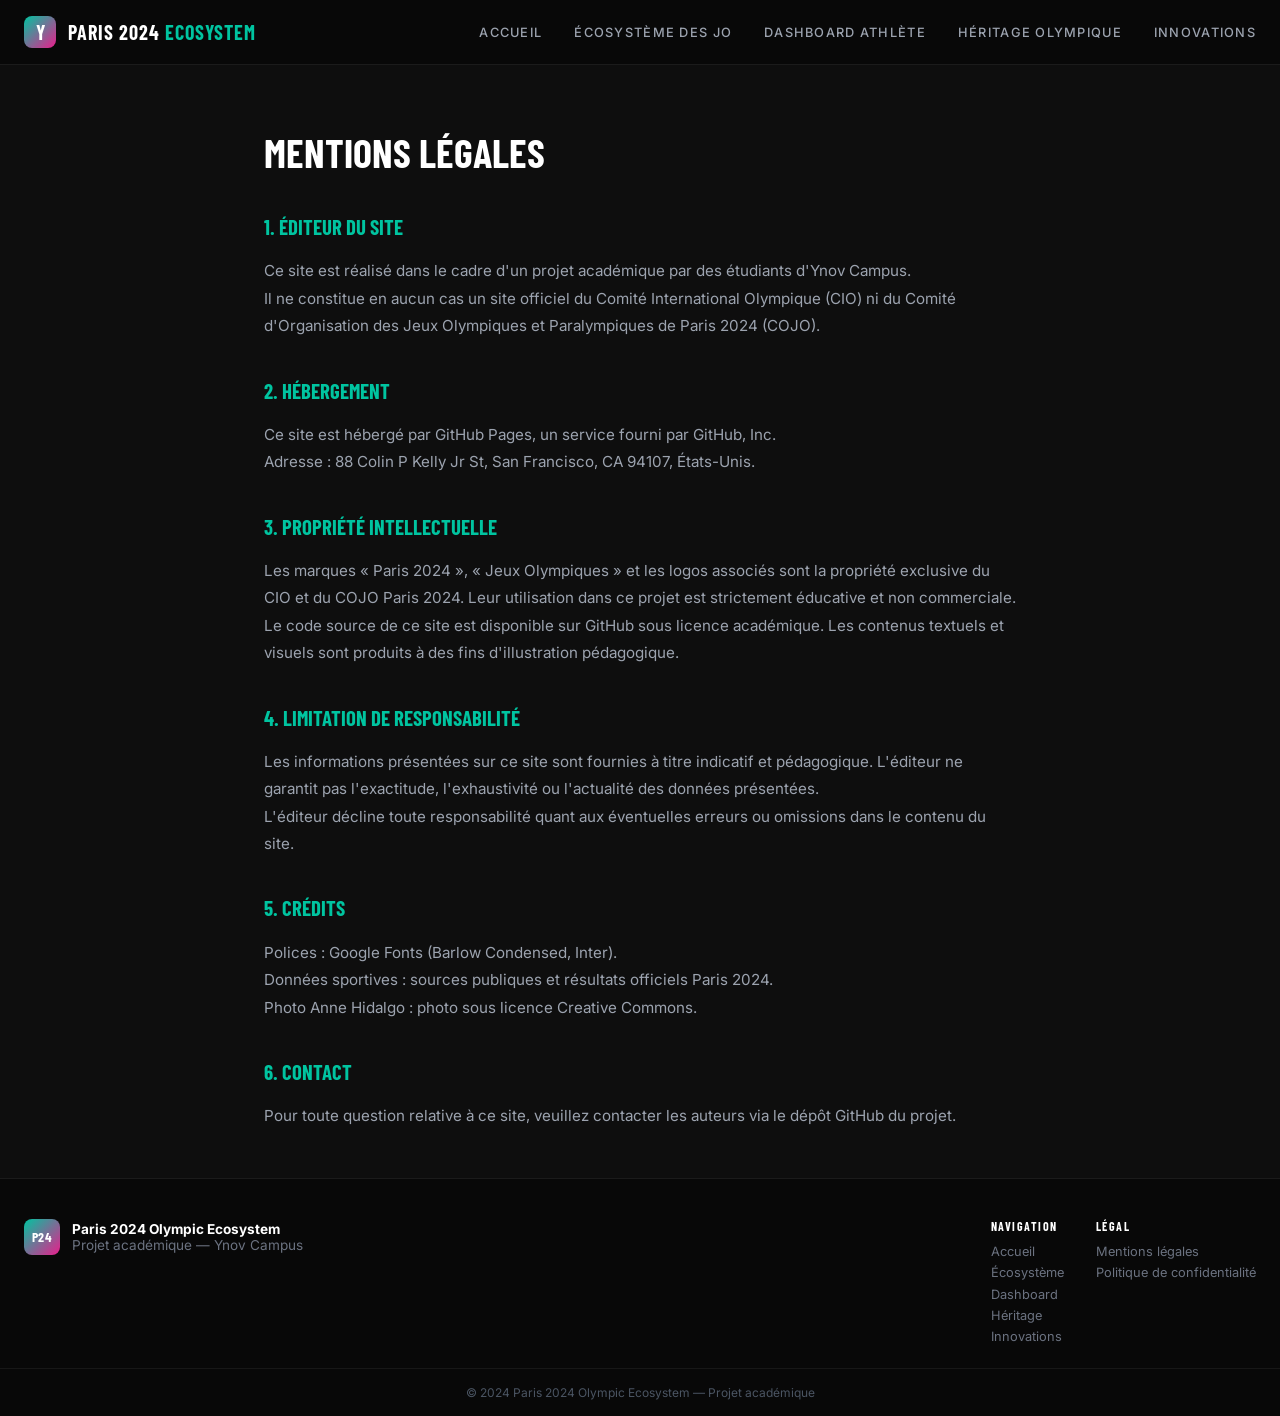
<file: pages/mentions-legales.html>
<!DOCTYPE html>
<html lang="fr">
<head>
    <meta charset="UTF-8">
    <meta name="viewport" content="width=device-width, initial-scale=1.0">
    <title>Mentions Légales — Paris 2024</title>
    <link rel="preconnect" href="https://fonts.googleapis.com">
    <link href="https://fonts.googleapis.com/css2?family=Barlow+Condensed:wght@400;600;700&family=Inter:wght@300;400;500;600&display=swap" rel="stylesheet">
    <link rel="stylesheet" href="../css/style.css">
</head>
<body>

    <!-- Navbar -->
    <nav class="site-nav">
        <div class="nav-inner">
            <a href="../index.html" class="brand">
                <div class="brand-icon">Y</div>
                <span class="brand-text">PARIS 2024 <span>ECOSYSTEM</span></span>
            </a>
            <button class="nav-hamburger" id="hamburger" onclick="document.getElementById('hamburger').classList.toggle('open');document.getElementById('nav-links').classList.toggle('open');">
                <span></span><span></span><span></span>
            </button>
            <div class="nav-links" id="nav-links">
                <a href="../index.html" class="gradient-border-bottom">Accueil</a>
                <a href="ecosysteme.html" class="gradient-border-bottom">Écosystème des JO</a>
                <a href="dashboard.html" class="gradient-border-bottom">Dashboard Athlète</a>
                <a href="heritage.html" class="gradient-border-bottom">Héritage Olympique</a>
                <a href="innovations.html" class="gradient-border-bottom">Innovations</a>
            </div>
        </div>
    </nav>

    <main style="padding-top:5rem;">
        <section class="container" style="max-width:800px;padding:3rem 1.5rem;">
            <h1 style="font-family:'Barlow Condensed',sans-serif;font-size:2.5rem;font-weight:700;text-transform:uppercase;color:#fff;margin-bottom:2rem;">Mentions Légales</h1>

            <div style="color:#9ca3af;line-height:1.8;font-size:0.95rem;">

                <h2 style="color:#00c4a0;font-family:'Barlow Condensed',sans-serif;font-size:1.3rem;font-weight:700;text-transform:uppercase;margin:2rem 0 0.75rem;">1. Éditeur du site</h2>
                <p>Ce site est réalisé dans le cadre d'un projet académique par des étudiants d'Ynov Campus.<br>
                Il ne constitue en aucun cas un site officiel du Comité International Olympique (CIO) ni du Comité d'Organisation des Jeux Olympiques et Paralympiques de Paris 2024 (COJO).</p>

                <h2 style="color:#00c4a0;font-family:'Barlow Condensed',sans-serif;font-size:1.3rem;font-weight:700;text-transform:uppercase;margin:2rem 0 0.75rem;">2. Hébergement</h2>
                <p>Ce site est hébergé par GitHub Pages, un service fourni par GitHub, Inc.<br>
                Adresse : 88 Colin P Kelly Jr St, San Francisco, CA 94107, États-Unis.</p>

                <h2 style="color:#00c4a0;font-family:'Barlow Condensed',sans-serif;font-size:1.3rem;font-weight:700;text-transform:uppercase;margin:2rem 0 0.75rem;">3. Propriété intellectuelle</h2>
                <p>Les marques « Paris 2024 », « Jeux Olympiques » et les logos associés sont la propriété exclusive du CIO et du COJO Paris 2024. Leur utilisation dans ce projet est strictement éducative et non commerciale.</p>
                <p>Le code source de ce site est disponible sur GitHub sous licence académique. Les contenus textuels et visuels sont produits à des fins d'illustration pédagogique.</p>

                <h2 style="color:#00c4a0;font-family:'Barlow Condensed',sans-serif;font-size:1.3rem;font-weight:700;text-transform:uppercase;margin:2rem 0 0.75rem;">4. Limitation de responsabilité</h2>
                <p>Les informations présentées sur ce site sont fournies à titre indicatif et pédagogique. L'éditeur ne garantit pas l'exactitude, l'exhaustivité ou l'actualité des données présentées.</p>
                <p>L'éditeur décline toute responsabilité quant aux éventuelles erreurs ou omissions dans le contenu du site.</p>

                <h2 style="color:#00c4a0;font-family:'Barlow Condensed',sans-serif;font-size:1.3rem;font-weight:700;text-transform:uppercase;margin:2rem 0 0.75rem;">5. Crédits</h2>
                <p>Polices : Google Fonts (Barlow Condensed, Inter).<br>
                Données sportives : sources publiques et résultats officiels Paris 2024.<br>
                Photo Anne Hidalgo : photo sous licence Creative Commons.</p>

                <h2 style="color:#00c4a0;font-family:'Barlow Condensed',sans-serif;font-size:1.3rem;font-weight:700;text-transform:uppercase;margin:2rem 0 0.75rem;">6. Contact</h2>
                <p>Pour toute question relative à ce site, veuillez contacter les auteurs via le dépôt GitHub du projet.</p>
            </div>
        </section>
    </main>

    <!-- Footer -->
    <footer class="site-footer">
        <div class="footer-inner footer-grid">
            <div class="footer-brand">
                <div class="brand-icon">P24</div>
                <div class="footer-info">
                    <span class="title">Paris 2024 Olympic Ecosystem</span><br>
                    Projet académique — Ynov Campus
                </div>
            </div>
            <div class="footer-nav">
                <h4 class="footer-heading">Navigation</h4>
                <a href="../index.html">Accueil</a>
                <a href="ecosysteme.html">Écosystème</a>
                <a href="dashboard.html">Dashboard</a>
                <a href="heritage.html">Héritage</a>
                <a href="innovations.html">Innovations</a>
            </div>
            <div class="footer-legal">
                <h4 class="footer-heading">Légal</h4>
                <a href="mentions-legales.html">Mentions légales</a>
                <a href="politique-confidentialite.html">Politique de confidentialité</a>
            </div>
        </div>
        <div class="footer-bottom">
            <span>&copy; 2024 Paris 2024 Olympic Ecosystem — Projet académique</span>
        </div>
    </footer>
</body>
</html>
</file>
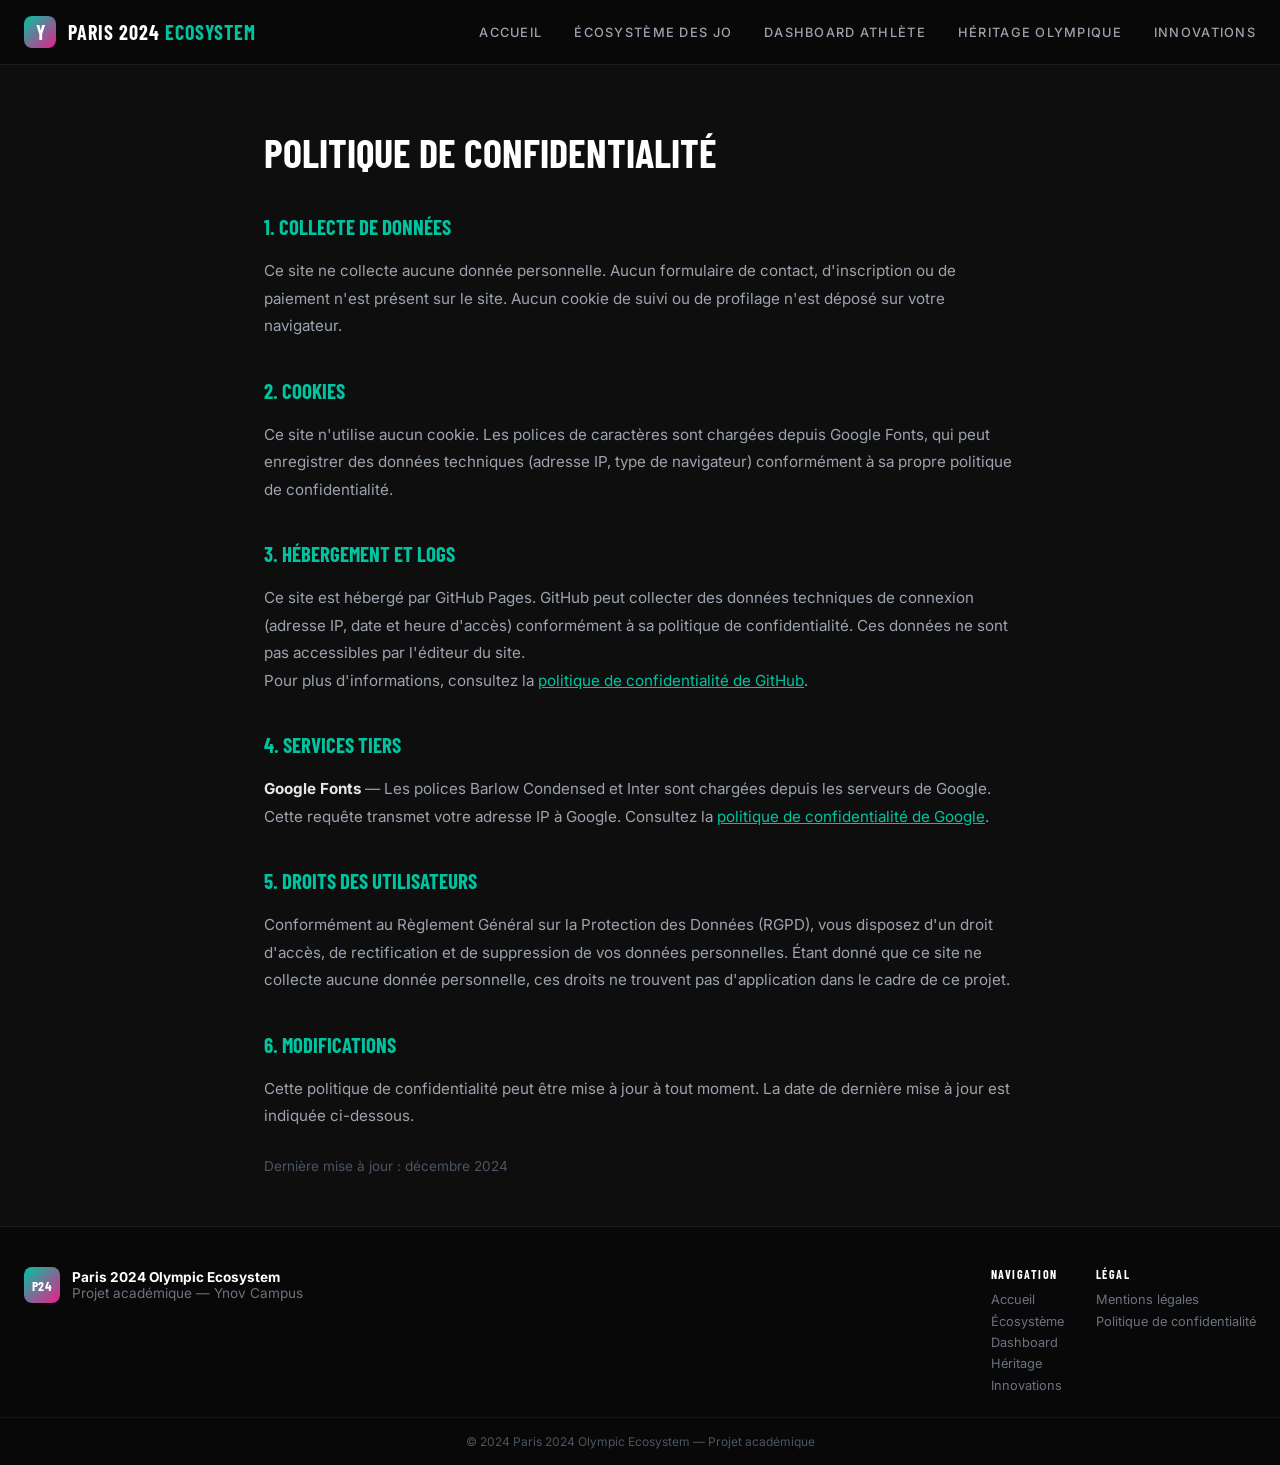
<file: pages/politique-confidentialite.html>
<!DOCTYPE html>
<html lang="fr">
<head>
    <meta charset="UTF-8">
    <meta name="viewport" content="width=device-width, initial-scale=1.0">
    <title>Politique de Confidentialité — Paris 2024</title>
    <link rel="preconnect" href="https://fonts.googleapis.com">
    <link href="https://fonts.googleapis.com/css2?family=Barlow+Condensed:wght@400;600;700&family=Inter:wght@300;400;500;600&display=swap" rel="stylesheet">
    <link rel="stylesheet" href="../css/style.css">
</head>
<body>

    <!-- Navbar -->
    <nav class="site-nav">
        <div class="nav-inner">
            <a href="../index.html" class="brand">
                <div class="brand-icon">Y</div>
                <span class="brand-text">PARIS 2024 <span>ECOSYSTEM</span></span>
            </a>
            <button class="nav-hamburger" id="hamburger" onclick="document.getElementById('hamburger').classList.toggle('open');document.getElementById('nav-links').classList.toggle('open');">
                <span></span><span></span><span></span>
            </button>
            <div class="nav-links" id="nav-links">
                <a href="../index.html" class="gradient-border-bottom">Accueil</a>
                <a href="ecosysteme.html" class="gradient-border-bottom">Écosystème des JO</a>
                <a href="dashboard.html" class="gradient-border-bottom">Dashboard Athlète</a>
                <a href="heritage.html" class="gradient-border-bottom">Héritage Olympique</a>
                <a href="innovations.html" class="gradient-border-bottom">Innovations</a>
            </div>
        </div>
    </nav>

    <main style="padding-top:5rem;">
        <section class="container" style="max-width:800px;padding:3rem 1.5rem;">
            <h1 style="font-family:'Barlow Condensed',sans-serif;font-size:2.5rem;font-weight:700;text-transform:uppercase;color:#fff;margin-bottom:2rem;">Politique de Confidentialité</h1>

            <div style="color:#9ca3af;line-height:1.8;font-size:0.95rem;">

                <h2 style="color:#00c4a0;font-family:'Barlow Condensed',sans-serif;font-size:1.3rem;font-weight:700;text-transform:uppercase;margin:2rem 0 0.75rem;">1. Collecte de données</h2>
                <p>Ce site ne collecte aucune donnée personnelle. Aucun formulaire de contact, d'inscription ou de paiement n'est présent sur le site. Aucun cookie de suivi ou de profilage n'est déposé sur votre navigateur.</p>

                <h2 style="color:#00c4a0;font-family:'Barlow Condensed',sans-serif;font-size:1.3rem;font-weight:700;text-transform:uppercase;margin:2rem 0 0.75rem;">2. Cookies</h2>
                <p>Ce site n'utilise aucun cookie. Les polices de caractères sont chargées depuis Google Fonts, qui peut enregistrer des données techniques (adresse IP, type de navigateur) conformément à sa propre politique de confidentialité.</p>

                <h2 style="color:#00c4a0;font-family:'Barlow Condensed',sans-serif;font-size:1.3rem;font-weight:700;text-transform:uppercase;margin:2rem 0 0.75rem;">3. Hébergement et logs</h2>
                <p>Ce site est hébergé par GitHub Pages. GitHub peut collecter des données techniques de connexion (adresse IP, date et heure d'accès) conformément à sa politique de confidentialité. Ces données ne sont pas accessibles par l'éditeur du site.</p>
                <p>Pour plus d'informations, consultez la <a href="https://docs.github.com/en/site-policy/privacy-policies/github-general-privacy-statement" style="color:#00c4a0;text-decoration:underline;" target="_blank" rel="noopener">politique de confidentialité de GitHub</a>.</p>

                <h2 style="color:#00c4a0;font-family:'Barlow Condensed',sans-serif;font-size:1.3rem;font-weight:700;text-transform:uppercase;margin:2rem 0 0.75rem;">4. Services tiers</h2>
                <p><strong style="color:#e5e7eb;">Google Fonts</strong> — Les polices Barlow Condensed et Inter sont chargées depuis les serveurs de Google. Cette requête transmet votre adresse IP à Google. Consultez la <a href="https://policies.google.com/privacy" style="color:#00c4a0;text-decoration:underline;" target="_blank" rel="noopener">politique de confidentialité de Google</a>.</p>

                <h2 style="color:#00c4a0;font-family:'Barlow Condensed',sans-serif;font-size:1.3rem;font-weight:700;text-transform:uppercase;margin:2rem 0 0.75rem;">5. Droits des utilisateurs</h2>
                <p>Conformément au Règlement Général sur la Protection des Données (RGPD), vous disposez d'un droit d'accès, de rectification et de suppression de vos données personnelles. Étant donné que ce site ne collecte aucune donnée personnelle, ces droits ne trouvent pas d'application dans le cadre de ce projet.</p>

                <h2 style="color:#00c4a0;font-family:'Barlow Condensed',sans-serif;font-size:1.3rem;font-weight:700;text-transform:uppercase;margin:2rem 0 0.75rem;">6. Modifications</h2>
                <p>Cette politique de confidentialité peut être mise à jour à tout moment. La date de dernière mise à jour est indiquée ci-dessous.</p>
                <p style="margin-top:1.5rem;color:#4b5563;font-size:0.85rem;">Dernière mise à jour : décembre 2024</p>
            </div>
        </section>
    </main>

    <!-- Footer -->
    <footer class="site-footer">
        <div class="footer-inner footer-grid">
            <div class="footer-brand">
                <div class="brand-icon">P24</div>
                <div class="footer-info">
                    <span class="title">Paris 2024 Olympic Ecosystem</span><br>
                    Projet académique — Ynov Campus
                </div>
            </div>
            <div class="footer-nav">
                <h4 class="footer-heading">Navigation</h4>
                <a href="../index.html">Accueil</a>
                <a href="ecosysteme.html">Écosystème</a>
                <a href="dashboard.html">Dashboard</a>
                <a href="heritage.html">Héritage</a>
                <a href="innovations.html">Innovations</a>
            </div>
            <div class="footer-legal">
                <h4 class="footer-heading">Légal</h4>
                <a href="mentions-legales.html">Mentions légales</a>
                <a href="politique-confidentialite.html">Politique de confidentialité</a>
            </div>
        </div>
        <div class="footer-bottom">
            <span>&copy; 2024 Paris 2024 Olympic Ecosystem — Projet académique</span>
        </div>
    </footer>
</body>
</html>
</file>
<file: css/style.css>
/* ===== PARIS 2024 OLYMPIC ECOSYSTEM — Global Styles ===== */

/* ---------- Reset & Base ---------- */
*, *::before, *::after {
    margin: 0;
    padding: 0;
    box-sizing: border-box;
}

body {
    background-color: #0e0e0e;
    color: #ffffff;
    overflow-x: hidden;
    font-family: 'Inter', sans-serif;
}

/* ---------- Scrollbar ---------- */
::-webkit-scrollbar {
    width: 8px;
}
::-webkit-scrollbar-track {
    background: #0e0e0e;
}
::-webkit-scrollbar-thumb {
    background: #333;
    border-radius: 4px;
}
::-webkit-scrollbar-thumb:hover {
    background: #00c4a0;
}

/* ---------- Utility Classes ---------- */
.gradient-text {
    background: linear-gradient(135deg, #00c4a0 0%, #e91e8c 100%);
    -webkit-background-clip: text;
    background-clip: text;
    -webkit-text-fill-color: transparent;
}

.gradient-border-bottom {
    position: relative;
}
.gradient-border-bottom::after {
    content: '';
    position: absolute;
    bottom: 0;
    left: 0;
    width: 100%;
    height: 2px;
    background: linear-gradient(90deg, #00c4a0, #e91e8c);
    transform: scaleX(0);
    transition: transform 0.3s ease;
    transform-origin: left;
}
.gradient-border-bottom:hover::after,
.gradient-border-bottom.active::after {
    transform: scaleX(1);
}

/* ---------- Animations ---------- */
.fade-in-up {
    animation: fadeInUp 0.6s ease-out forwards;
    opacity: 0;
    transform: translateY(20px);
}

@keyframes fadeInUp {
    to {
        opacity: 1;
        transform: translateY(0);
    }
}

.node-pulse {
    animation: pulse 3s infinite;
}
@keyframes pulse {
    0%   { box-shadow: 0 0 0 0 rgba(0, 196, 160, 0.4); }
    70%  { box-shadow: 0 0 0 10px rgba(0, 196, 160, 0); }
    100% { box-shadow: 0 0 0 0 rgba(0, 196, 160, 0); }
}

/* ---------- Network Node ---------- */
.network-node {
    cursor: pointer;
    transition: all 0.3s cubic-bezier(0.4, 0, 0.2, 1);
}
.network-node:hover circle {
    stroke: #e91e8c;
    stroke-width: 3px;
    filter: drop-shadow(0 0 8px rgba(233, 30, 140, 0.6));
}
.network-node:hover text {
    fill: #e91e8c;
    font-weight: 700;
}

/* ---------- Float Animation ---------- */
.float-anim {
    animation: float 6s ease-in-out infinite;
}
.float-anim-delay-1 { animation-delay: 1s; }
.float-anim-delay-2 { animation-delay: 2s; }

@keyframes float {
    0%   { transform: translateY(0px); }
    50%  { transform: translateY(-15px); }
    100% { transform: translateY(0px); }
}

/* ---------- Timeline ---------- */
.timeline-line {
    position: absolute;
    left: 20px;
    top: 0;
    bottom: 0;
    width: 2px;
    background: linear-gradient(to bottom, #00c4a0, #e91e8c);
}

/* ---------- Navbar ---------- */
.site-nav {
    position: fixed;
    top: 0;
    width: 100%;
    background: rgba(8, 8, 8, 0.9);
    backdrop-filter: blur(12px);
    -webkit-backdrop-filter: blur(12px);
    border-bottom: 1px solid rgba(255, 255, 255, 0.08);
    z-index: 50;
}
.site-nav .nav-inner {
    max-width: 1280px;
    margin: 0 auto;
    padding: 0 1.5rem;
    height: 64px;
    display: flex;
    align-items: center;
    justify-content: space-between;
}
.site-nav .brand {
    display: flex;
    align-items: center;
    gap: 0.75rem;
    text-decoration: none;
}
.site-nav .brand-icon {
    width: 32px;
    height: 32px;
    background: linear-gradient(135deg, #00c4a0, #e91e8c);
    border-radius: 8px;
    display: flex;
    align-items: center;
    justify-content: center;
    font-weight: 700;
    color: #fff;
    font-family: 'Barlow Condensed', sans-serif;
    font-size: 1.25rem;
}
.site-nav .brand-text {
    font-family: 'Barlow Condensed', sans-serif;
    font-weight: 700;
    font-size: 1.25rem;
    letter-spacing: 0.05em;
    color: #fff;
}
.site-nav .brand-text span {
    color: #00c4a0;
}
.site-nav .nav-links {
    display: flex;
    gap: 2rem;
}
.site-nav .nav-links a {
    text-decoration: none;
    font-size: 0.8rem;
    font-weight: 500;
    color: #9ca3af;
    text-transform: uppercase;
    letter-spacing: 0.1em;
    padding: 1.25rem 0;
    transition: color 0.3s;
}
.site-nav .nav-links a:hover,
.site-nav .nav-links a.active {
    color: #00c4a0;
}

/* ---------- Main Container ---------- */
.page-main {
    padding-top: 64px;
    min-height: 100vh;
    position: relative;
}

/* ---------- Background Blobs ---------- */
.bg-blobs {
    position: fixed;
    inset: 0;
    pointer-events: none;
    z-index: 0;
}
.bg-blobs .blob-teal {
    position: absolute;
    top: -20%;
    left: -10%;
    width: 800px;
    height: 800px;
    background: rgba(0, 196, 160, 0.05);
    border-radius: 50%;
    filter: blur(120px);
}
.bg-blobs .blob-magenta {
    position: absolute;
    bottom: -20%;
    right: -10%;
    width: 600px;
    height: 600px;
    background: rgba(233, 30, 140, 0.05);
    border-radius: 50%;
    filter: blur(100px);
}

/* ---------- Section Headers ---------- */
.section-header {
    display: flex;
    flex-direction: column;
    gap: 0.5rem;
    margin-bottom: 2.5rem;
    border-bottom: 1px solid rgba(255, 255, 255, 0.08);
    padding-bottom: 1.5rem;
}
.section-header.row {
    flex-direction: row;
    justify-content: space-between;
    align-items: flex-end;
}
.section-header h2 {
    font-family: 'Barlow Condensed', sans-serif;
    font-size: 3rem;
    font-weight: 700;
    text-transform: uppercase;
    color: #fff;
    margin-bottom: 0.5rem;
}
.section-header p {
    color: #9ca3af;
}

/* ---------- Cards ---------- */
.card {
    background: #1a1a1a;
    border: 1px solid rgba(255, 255, 255, 0.08);
    border-radius: 12px;
    padding: 1.5rem;
    transition: all 0.3s ease;
}
.card:hover {
    border-color: #e91e8c;
    transform: translateY(-4px);
}

/* ---------- Stat Card ---------- */
.stat-card {
    background: #1a1a1a;
    border: 1px solid rgba(255, 255, 255, 0.08);
    border-radius: 12px;
    padding: 1.5rem;
    position: relative;
    overflow: hidden;
    transition: border-color 0.3s;
}
.stat-card:hover {
    border-color: #00c4a0;
}
.stat-card .stat-label {
    color: #9ca3af;
    font-size: 0.8rem;
    font-weight: 700;
    text-transform: uppercase;
    letter-spacing: 0.1em;
    margin-bottom: 0.5rem;
}
.stat-card .stat-value {
    font-family: 'Barlow Condensed', sans-serif;
    font-size: 3rem;
    font-weight: 700;
    color: #fff;
    margin-bottom: 0.25rem;
}
.stat-card .stat-sub {
    color: #00c4a0;
    font-size: 0.85rem;
    font-weight: 500;
}

/* ---------- Buttons ---------- */
.btn-primary {
    display: inline-block;
    padding: 1rem 2rem;
    background: #00c4a0;
    color: #0e0e0e;
    font-family: 'Barlow Condensed', sans-serif;
    font-weight: 700;
    font-size: 1.1rem;
    text-transform: uppercase;
    letter-spacing: 0.1em;
    border: none;
    border-radius: 4px;
    cursor: pointer;
    position: relative;
    overflow: hidden;
    transition: transform 0.2s;
    text-decoration: none;
}
.btn-primary:hover {
    transform: scale(1.05);
}
.btn-secondary {
    display: inline-block;
    padding: 1rem 2rem;
    background: #1a1a1a;
    color: #fff;
    font-family: 'Barlow Condensed', sans-serif;
    font-weight: 700;
    font-size: 1.1rem;
    text-transform: uppercase;
    letter-spacing: 0.1em;
    border: 1px solid rgba(255, 255, 255, 0.08);
    border-radius: 4px;
    cursor: pointer;
    transition: all 0.3s;
    text-decoration: none;
}
.btn-secondary:hover {
    border-color: #e91e8c;
    color: #e91e8c;
}

/* ---------- Filter Buttons ---------- */
.filter-btn {
    padding: 0.5rem 1rem;
    font-size: 0.8rem;
    font-weight: 700;
    text-transform: uppercase;
    letter-spacing: 0.1em;
    border-radius: 4px;
    cursor: pointer;
    transition: all 0.3s;
    border: 1px solid rgba(255, 255, 255, 0.08);
    background: transparent;
    color: #9ca3af;
}
.filter-btn:hover {
    border-color: #e91e8c;
    color: #fff;
}
.filter-btn.active {
    background: #00c4a0;
    color: #0e0e0e;
    border-color: #00c4a0;
}

/* ---------- Select ---------- */
.custom-select {
    background: #1a1a1a;
    border: 1px solid rgba(255, 255, 255, 0.08);
    color: #fff;
    padding: 0.5rem 1rem;
    border-radius: 4px;
    font-family: 'Inter', sans-serif;
    font-size: 0.9rem;
    outline: none;
    cursor: pointer;
    appearance: none;
    background-image: url("data:image/svg+xml,%3Csvg xmlns='http://www.w3.org/2000/svg' width='12' height='12' viewBox='0 0 24 24' fill='none' stroke='%2300c4a0' stroke-width='2'%3E%3Cpath d='M6 9l6 6 6-6'/%3E%3C/svg%3E");
    background-repeat: no-repeat;
    background-position: right 12px center;
    padding-right: 2.5rem;
}
.custom-select:focus {
    border-color: #00c4a0;
}

/* ---------- Footer ---------- */
.site-footer {
    background: #080808;
    border-top: 1px solid rgba(255, 255, 255, 0.08);
    padding: 2.5rem 0 0;
}
.site-footer .footer-inner {
    max-width: 1280px;
    margin: 0 auto;
    padding: 0 1.5rem;
    display: flex;
    justify-content: space-between;
    align-items: flex-start;
    gap: 2rem;
    flex-wrap: wrap;
}
.site-footer .footer-grid {
    padding-bottom: 1.5rem;
}
.site-footer .footer-brand {
    display: flex;
    align-items: center;
    gap: 0.75rem;
    flex: 1 1 280px;
}
.site-footer .footer-brand .brand-icon {
    width: 36px;
    height: 36px;
    background: linear-gradient(135deg, #00c4a0, #e91e8c);
    border-radius: 8px;
    display: flex;
    align-items: center;
    justify-content: center;
    font-weight: 700;
    color: #fff;
    font-family: 'Barlow Condensed', sans-serif;
    font-size: 0.85rem;
    letter-spacing: 0.02em;
}
.site-footer .footer-info {
    font-size: 0.85rem;
    color: #6b7280;
}
.site-footer .footer-info .title {
    color: #fff;
    font-weight: 700;
}
.site-footer .footer-nav,
.site-footer .footer-legal {
    display: flex;
    flex-direction: column;
    gap: 0.4rem;
}
.site-footer .footer-heading {
    font-family: 'Barlow Condensed', sans-serif;
    font-weight: 700;
    font-size: 0.75rem;
    text-transform: uppercase;
    letter-spacing: 0.12em;
    color: #fff;
    margin-bottom: 0.3rem;
}
.site-footer .footer-nav a,
.site-footer .footer-legal a {
    color: #6b7280;
    text-decoration: none;
    font-size: 0.8rem;
    transition: color 0.2s;
}
.site-footer .footer-nav a:hover,
.site-footer .footer-legal a:hover {
    color: #00c4a0;
}
.site-footer .footer-bottom {
    max-width: 1280px;
    margin: 0 auto;
    padding: 1rem 1.5rem;
    border-top: 1px solid rgba(255,255,255,0.06);
    font-size: 0.75rem;
    color: #4b5563;
    text-align: center;
}

/* ---------- Container ---------- */
.container {
    max-width: 1280px;
    margin: 0 auto;
    padding: 0 1.5rem;
}
.container-narrow {
    max-width: 900px;
    margin: 0 auto;
    padding: 0 1.5rem;
}

/* ---------- Grid Utilities ---------- */
.grid-2 { display: grid; grid-template-columns: repeat(2, 1fr); gap: 1.5rem; }
.grid-3 { display: grid; grid-template-columns: repeat(3, 1fr); gap: 1.5rem; }
.grid-4 { display: grid; grid-template-columns: repeat(4, 1fr); gap: 1.5rem; }

.home-section {
    position: relative;
    z-index: 1;
    padding: 1.5rem 0 4rem;
}

.home-section-alt {
    padding-top: 0;
}

.feature-card,
.method-card,
.analysis-card {
    background: #1a1a1a;
    border: 1px solid rgba(255, 255, 255, 0.08);
    border-radius: 16px;
    padding: 1.5rem;
}

.feature-card h3,
.method-card h3,
.analysis-card h3 {
    font-family: 'Barlow Condensed', sans-serif;
    font-size: 1.8rem;
    font-weight: 700;
    color: #fff;
    margin-bottom: 0.75rem;
}

.feature-card p,
.method-card p,
.analysis-card p {
    color: #d1d5db;
    line-height: 1.7;
}

.feature-chip {
    display: inline-flex;
    align-items: center;
    font-size: 0.72rem;
    font-weight: 700;
    text-transform: uppercase;
    letter-spacing: 0.14em;
    color: #00c4a0;
    background: rgba(0, 196, 160, 0.12);
    border: 1px solid rgba(0, 196, 160, 0.2);
    border-radius: 9999px;
    padding: 0.35rem 0.7rem;
    margin-bottom: 1rem;
}

.feature-link {
    display: inline-block;
    margin-top: 1rem;
    color: #00c4a0;
    font-weight: 600;
    text-decoration: none;
}

.feature-link:hover {
    color: #fff;
}

.feature-list {
    margin-top: 1rem;
    padding-left: 1.2rem;
    color: #d1d5db;
}

.feature-list li + li {
    margin-top: 0.5rem;
}

.muted-note {
    color: #9ca3af;
    margin-top: 1rem;
}

@media (max-width: 1024px) {
    .grid-3 { grid-template-columns: repeat(2, 1fr); }
    .grid-4 { grid-template-columns: repeat(2, 1fr); }
}
@media (max-width: 768px) {
    .grid-2, .grid-3, .grid-4 { grid-template-columns: 1fr; }
}

/* ---------- Ecosystem Page ---------- */
.eco-layout {
    display: grid;
    grid-template-columns: 1fr 2fr 1fr;
    gap: 1.5rem;
    min-height: 700px;
}
@media (max-width: 1024px) {
    .eco-layout { grid-template-columns: 1fr; }
}
.stakeholder-item {
    display: flex;
    align-items: center;
    gap: 0.75rem;
    padding: 1rem;
    border-radius: 8px;
    border: 1px solid rgba(255, 255, 255, 0.08);
    background: #1a1a1a;
    cursor: pointer;
    transition: all 0.3s;
}
.stakeholder-item:hover {
    border-color: #00c4a0;
}
.stakeholder-item .s-icon {
    font-size: 1.5rem;
    display: flex;
    align-items: center;
    justify-content: center;
}
.stakeholder-item .s-icon svg {
    width: 22px;
    height: 22px;
}
.stakeholder-item .s-name {
    font-family: 'Barlow Condensed', sans-serif;
    font-weight: 700;
    font-size: 1.1rem;
    color: #fff;
}
.stakeholder-item .s-role {
    font-size: 0.7rem;
    color: #6b7280;
    text-transform: uppercase;
    letter-spacing: 0.1em;
}

/* ---------- Stakeholder List Column ---------- */
.stakeholder-list-col {
    display: flex;
    flex-direction: column;
    gap: 0.75rem;
    overflow-y: auto;
    max-height: 700px;
    padding-right: 0.5rem;
}

.network-svg-wrap {
    background: rgba(26, 26, 26, 0.3);
    border-radius: 16px;
    border: 1px solid rgba(255, 255, 255, 0.08);
    position: relative;
    overflow: hidden;
    display: flex;
    align-items: center;
    justify-content: center;
    min-height: 600px;
}

.detail-panel {
    background: #1a1a1a;
    border: 1px solid rgba(255, 255, 255, 0.08);
    border-radius: 16px;
    padding: 1.5rem;
    transform: translateX(20px);
    opacity: 0;
    transition: all 0.5s ease;
}
.detail-panel.visible {
    transform: translateX(0);
    opacity: 1;
}
.detail-panel .panel-icon {
    width: 64px;
    height: 64px;
    border-radius: 12px;
    background: #0e0e0e;
    display: flex;
    align-items: center;
    justify-content: center;
    font-size: 2rem;
    margin-bottom: 1.5rem;
    box-shadow: 0 0 20px -5px rgba(0, 196, 160, 0.3);
}
.detail-panel h3 {
    font-family: 'Barlow Condensed', sans-serif;
    font-size: 2.5rem;
    font-weight: 700;
    color: #fff;
    margin-bottom: 0.5rem;
}
.detail-panel .panel-cat {
    display: inline-block;
    padding: 0.25rem 0.75rem;
    background: rgba(233, 30, 140, 0.2);
    color: #e91e8c;
    font-size: 0.7rem;
    font-weight: 700;
    text-transform: uppercase;
    border-radius: 4px;
    margin-bottom: 1.5rem;
}
.detail-panel .panel-desc {
    color: #d1d5db;
    line-height: 1.7;
    margin-bottom: 2rem;
}
.detail-panel .panel-stat {
    border-top: 1px solid rgba(255, 255, 255, 0.08);
    padding-top: 1rem;
    margin-bottom: 1rem;
}
.detail-panel .panel-stat .label {
    font-size: 0.65rem;
    color: #6b7280;
    text-transform: uppercase;
    letter-spacing: 0.15em;
    margin-bottom: 0.25rem;
}
.detail-panel .panel-stat .value {
    font-family: 'Barlow Condensed', sans-serif;
    font-size: 1.25rem;
    color: #00c4a0;
}
.detail-panel .panel-stat .value.white {
    color: #fff;
}
.detail-panel .connections-title {
    font-family: 'Barlow Condensed', sans-serif;
    font-size: 1.1rem;
    font-weight: 700;
    color: #9ca3af;
    margin-bottom: 0.75rem;
    margin-top: 1rem;
}
.detail-panel .tag {
    display: inline-block;
    padding: 0.25rem 0.5rem;
    background: #0e0e0e;
    border: 1px solid rgba(255, 255, 255, 0.08);
    border-radius: 4px;
    font-size: 0.75rem;
    color: #d1d5db;
    margin: 0.15rem;
}

/* ---------- Dashboard Page ---------- */
.chart-card {
    background: #1a1a1a;
    border: 1px solid rgba(255, 255, 255, 0.08);
    border-radius: 12px;
    padding: 1.5rem;
    display: flex;
    flex-direction: column;
}
.chart-card h3 {
    font-family: 'Barlow Condensed', sans-serif;
    font-size: 1.5rem;
    font-weight: 700;
    color: #fff;
    margin-bottom: 1.5rem;
}
.chart-area {
    flex-grow: 1;
    width: 100%;
    position: relative;
    min-height: 300px;
}

.chart-card.is-interactive {
    box-shadow: 0 0 0 1px rgba(0, 196, 160, 0.04);
}

.chart-interactive [data-chart-action] {
    cursor: pointer;
}

.chart-empty-state {
    text-align: center;
    color: #6b7280;
    padding: 3rem 1rem;
}

.analysis-grid {
    display: grid;
    grid-template-columns: 1.15fr 1fr;
    gap: 1.5rem;
}

.analysis-card {
    display: flex;
    flex-direction: column;
    gap: 0.85rem;
}

.analysis-card-highlight {
    box-shadow: 0 20px 40px rgba(0, 0, 0, 0.25);
    border-color: rgba(233, 30, 140, 0.18);
}

.analysis-eyebrow {
    color: #00c4a0;
    font-size: 0.72rem;
    font-weight: 700;
    text-transform: uppercase;
    letter-spacing: 0.16em;
}

.analysis-meta {
    color: #9ca3af;
    font-size: 0.9rem;
    line-height: 1.6;
}

.analysis-kpis {
    display: grid;
    grid-template-columns: repeat(2, 1fr);
    gap: 0.75rem;
}

.analysis-kpi {
    padding: 1rem;
    border-radius: 12px;
    background: #111;
    border: 1px solid rgba(255, 255, 255, 0.06);
}

.analysis-kpi-label {
    display: block;
    color: #6b7280;
    font-size: 0.68rem;
    font-weight: 700;
    text-transform: uppercase;
    letter-spacing: 0.14em;
    margin-bottom: 0.45rem;
}

.analysis-kpi-value {
    color: #fff;
    font-family: 'Barlow Condensed', sans-serif;
    font-size: 1.5rem;
    font-weight: 700;
}

/* ---------- Table ---------- */
.data-table {
    width: 100%;
    text-align: left;
    border-collapse: collapse;
}
.data-table thead th {
    padding-bottom: 0.75rem;
    font-size: 0.7rem;
    color: #6b7280;
    text-transform: uppercase;
    letter-spacing: 0.1em;
    border-bottom: 1px solid rgba(255, 255, 255, 0.08);
}
.data-table tbody tr {
    border-bottom: 1px solid rgba(255, 255, 255, 0.08);
    transition: background 0.2s;
}
.data-table tbody tr:hover {
    background: rgba(26, 26, 26, 0.5);
}
.result-row-button {
    cursor: pointer;
}
.result-row-button.active-row {
    background: rgba(0, 196, 160, 0.08);
}
.data-table tbody td {
    padding: 0.75rem 0;
    font-size: 0.9rem;
}

/* ---------- Legacy / Heritage Page ---------- */
.legacy-intro {
    text-align: center;
    margin-bottom: 4rem;
}
.legacy-intro h2 {
    font-family: 'Barlow Condensed', sans-serif;
    font-size: 3.75rem;
    font-weight: 700;
    text-transform: uppercase;
    color: #fff;
    margin-bottom: 1rem;
}
.legacy-intro h2 span {
    color: #00c4a0;
}
.legacy-intro p {
    font-size: 1.25rem;
    color: #9ca3af;
}

.timeline-wrap {
    position: relative;
    padding-left: 2.5rem;
    border-left: 2px solid rgba(255, 255, 255, 0.05);
}
.timeline-wrap .timeline-line {
    left: 20px;
}

.legacy-chapter {
    position: relative;
    opacity: 0;
    transform: translateY(20px);
    transition: all 0.7s ease;
    margin-bottom: 6rem;
}
.legacy-chapter.visible {
    opacity: 1;
    transform: translateY(0);
}
.legacy-chapter .chapter-dot {
    position: absolute;
    left: -40px;
    top: 0;
    width: 20px;
    height: 20px;
    border-radius: 50%;
    border: 4px solid #0e0e0e;
}
.legacy-chapter .chapter-label {
    font-weight: 700;
    letter-spacing: 0.15em;
    text-transform: uppercase;
    font-size: 0.8rem;
    margin-bottom: 0.5rem;
    display: block;
}
.legacy-chapter h3 {
    font-family: 'Barlow Condensed', sans-serif;
    font-size: 2.5rem;
    font-weight: 700;
    color: #fff;
    margin-bottom: 1rem;
}

.quote-card {
    background: #1a1a1a;
    border: 1px solid rgba(255, 255, 255, 0.08);
    padding: 2rem;
    border-radius: 12px;
    box-shadow: 0 4px 20px rgba(0,0,0,0.3);
}
.quote-card .quote-text {
    font-size: 1.1rem;
    color: #d1d5db;
    font-style: italic;
    margin-bottom: 1.5rem;
    line-height: 1.7;
}
.quote-card .author {
    display: flex;
    align-items: center;
    gap: 1rem;
}
.quote-card .author-avatar {
    width: 48px;
    height: 48px;
    background: #374151;
    border-radius: 50%;
}
.quote-card .author-name {
    font-weight: 700;
    color: #fff;
}
.quote-card .author-role {
    font-size: 0.8rem;
    color: #6b7280;
}

.counter-card {
    background: #1a1a1a;
    padding: 1rem;
    border-radius: 12px;
    border: 1px solid rgba(255, 255, 255, 0.08);
    text-align: center;
}
.counter-card .counter-value {
    font-family: 'Barlow Condensed', sans-serif;
    font-size: 2.5rem;
    font-weight: 700;
    margin-bottom: 0.25rem;
}
.counter-card .counter-label {
    font-size: 0.7rem;
    text-transform: uppercase;
    letter-spacing: 0.1em;
    color: #6b7280;
}

/* ---------- Before / After Slider ---------- */
.before-after {
    position: relative;
    border-radius: 12px;
    overflow: hidden;
    border: 1px solid rgba(255, 255, 255, 0.08);
    height: 300px;
    cursor: ew-resize;
}
.before-after .ba-side {
    position: absolute;
    top: 0;
    bottom: 0;
    display: flex;
    align-items: center;
    justify-content: center;
    font-family: 'Barlow Condensed', sans-serif;
    font-size: 1.5rem;
    font-weight: 700;
    text-transform: uppercase;
}
.before-after .ba-before {
    left: 0;
    right: 50%;
    background: #111;
}
.before-after .ba-after {
    left: 50%;
    right: 0;
    background: linear-gradient(135deg, rgba(0,196,160,0.15), rgba(233,30,140,0.15));
}
.before-after .ba-divider {
    position: absolute;
    top: 0;
    bottom: 0;
    left: 50%;
    width: 4px;
    background: linear-gradient(to bottom, #00c4a0, #e91e8c);
    z-index: 2;
    transform: translateX(-50%);
}

/* ---------- Innovations Page ---------- */
.impact-bar-wrap {
    margin-top: 1.5rem;
}
.impact-bar-wrap .bar-label {
    display: flex;
    justify-content: space-between;
    font-size: 0.7rem;
    font-weight: 700;
    text-transform: uppercase;
    margin-bottom: 0.25rem;
}
.impact-bar-wrap .bar-label .lbl { color: #6b7280; }
.impact-bar-wrap .bar-label .val { color: #00c4a0; }
.impact-bar-track {
    width: 100%;
    height: 8px;
    background: #0e0e0e;
    border-radius: 9999px;
    overflow: hidden;
}
.impact-bar-fill {
    height: 100%;
    background: linear-gradient(90deg, #00c4a0, #e91e8c);
    border-radius: 9999px;
    transition: width 1s ease;
}

/* ---------- Innovation Detail Modal ---------- */
.innovation-modal-overlay {
    display: none;
    position: fixed;
    inset: 0;
    background: rgba(0,0,0,0.7);
    z-index: 100;
    align-items: center;
    justify-content: center;
}
.innovation-modal-overlay.open {
    display: flex;
}
.innovation-modal {
    background: #1a1a1a;
    border: 1px solid rgba(255, 255, 255, 0.08);
    border-radius: 16px;
    padding: 2rem;
    max-width: 600px;
    width: 90%;
    max-height: 80vh;
    overflow-y: auto;
    position: relative;
}
.innovation-modal .close-btn {
    position: absolute;
    top: 1rem;
    right: 1rem;
    background: none;
    border: none;
    color: #9ca3af;
    font-size: 1.5rem;
    cursor: pointer;
    transition: color 0.3s;
}
.innovation-modal .close-btn:hover {
    color: #e91e8c;
}

/* ---------- Gauge ---------- */
.gauge-container {
    display: flex;
    flex-direction: column;
    align-items: center;
    gap: 0.5rem;
}
.gauge-label {
    font-family: 'Barlow Condensed', sans-serif;
    font-weight: 700;
    font-size: 1rem;
    color: #fff;
    text-transform: uppercase;
}
.gauge-value {
    font-family: 'Barlow Condensed', sans-serif;
    font-weight: 700;
    font-size: 1.5rem;
}

/* ---------- Page Specific Colors ---------- */
.color-teal { color: #00c4a0; }
.color-magenta { color: #e91e8c; }
.color-gold { color: #ffd60a; }
.color-white { color: #fff; }
.color-gray { color: #9ca3af; }

.bg-teal { background-color: #00c4a0; }
.bg-magenta { background-color: #e91e8c; }
.bg-surface { background-color: #1a1a1a; }
.bg-dark { background-color: #0e0e0e; }

/* ---------- Scroll animations (appear) ---------- */
.appear {
    opacity: 0;
    transform: translateY(30px);
    transition: opacity 0.7s ease, transform 0.7s ease;
}
.appear.visible {
    opacity: 1;
    transform: translateY(0);
}

/* ---------- Interactive Map ---------- */
.map-card {
    background: #1a1a1a;
    border: 1px solid rgba(255, 255, 255, 0.08);
    border-radius: 12px;
    padding: 1.5rem;
    position: relative;
    overflow: hidden;
    min-height: 400px;
}
.map-card .map-tooltip {
    position: absolute;
    bottom: 1.5rem;
    left: 1.5rem;
    background: rgba(14,14,14,0.9);
    backdrop-filter: blur(8px);
    padding: 1rem;
    border-radius: 8px;
    border: 1px solid rgba(255, 255, 255, 0.08);
    max-width: 280px;
}
.map-card svg {
    min-height: 420px;
}
.map-card .map-tooltip h4 {
    font-weight: 700;
    color: #fff;
    margin-bottom: 0.25rem;
}
.map-card .map-tooltip p {
    font-size: 0.75rem;
    color: #9ca3af;
}

/* ---------- Hamburger Menu ---------- */
.nav-hamburger {
    display: none;
    background: none;
    border: none;
    cursor: pointer;
    padding: 0.5rem;
    z-index: 60;
}
.nav-hamburger span {
    display: block;
    width: 24px;
    height: 2px;
    background: #fff;
    margin: 5px 0;
    transition: all 0.3s ease;
    border-radius: 2px;
}
.nav-hamburger.open span:nth-child(1) {
    transform: rotate(45deg) translate(5px, 5px);
}
.nav-hamburger.open span:nth-child(2) {
    opacity: 0;
}
.nav-hamburger.open span:nth-child(3) {
    transform: rotate(-45deg) translate(5px, -5px);
}

/* ---------- Hero Page ---------- */
.hero-main {
    display: block;
}
.hero-section {
    min-height: calc(100vh - 64px);
    display: flex;
    align-items: center;
    padding: 3rem 0 2rem;
}
.hero-grid {
    display: grid;
    grid-template-columns: 1fr 1fr;
    gap: 3rem;
    align-items: center;
}
.hero-left {
    display: flex;
    flex-direction: column;
    gap: 2rem;
}
.hero-badge {
    display: inline-block;
    padding: 0.25rem 0.75rem;
    border: 1px solid rgba(0,196,160,0.3);
    border-radius: 9999px;
    color: #00c4a0;
    font-size: 0.7rem;
    font-weight: 700;
    letter-spacing: 0.15em;
    text-transform: uppercase;
    background: rgba(0,196,160,0.05);
    width: fit-content;
}
.hero-title {
    font-family: 'Barlow Condensed', sans-serif;
    font-size: 7rem;
    font-weight: 700;
    line-height: 0.9;
    color: #fff;
}
.hero-desc {
    font-size: 1.25rem;
    color: #9ca3af;
    max-width: 500px;
    line-height: 1.7;
}
.hero-actions {
    display: flex;
    flex-wrap: wrap;
    gap: 1rem;
    padding-top: 1rem;
}
.hero-right {
    position: relative;
    height: 600px;
    display: flex;
    align-items: center;
    justify-content: center;
}
.hero-ring {
    position: absolute;
    border-radius: 50%;
}
.hero-ring-1 {
    width: 500px;
    height: 500px;
    border: 1px solid rgba(255,255,255,0.06);
    animation: spin 60s linear infinite;
}
.hero-ring-2 {
    width: 350px;
    height: 350px;
    border: 1px solid rgba(0,196,160,0.15);
    animation: spin 40s linear infinite reverse;
}
.hero-ring-3 {
    width: 200px;
    height: 200px;
    border: 1px solid rgba(233,30,140,0.15);
    animation: spin 20s linear infinite;
}
.hero-float-card {
    position: absolute;
    background: #1a1a1a;
    border: 1px solid rgba(255,255,255,0.08);
    padding: 1.5rem;
    border-radius: 16px;
}
.hero-float-card.teal-glow {
    top: 20%;
    right: 20%;
    box-shadow: 0 0 20px -5px rgba(0,196,160,0.3);
}
.hero-float-card.magenta-glow {
    bottom: 30%;
    left: 20%;
    box-shadow: 0 0 20px -5px rgba(233,30,140,0.3);
}
.hero-float-card.neutral {
    bottom: 15%;
    right: 30%;
    padding: 1.25rem;
}
.hero-watermark {
    z-index: 1;
    font-family: 'Barlow Condensed', sans-serif;
    font-size: 12rem;
    line-height: 1;
    font-weight: 700;
    color: transparent;
    background: linear-gradient(135deg, rgba(255,255,255,0.08), transparent);
    -webkit-background-clip: text;
    background-clip: text;
    user-select: none;
}
.icon-svg {
    width: 40px;
    height: 40px;
}
.icon-svg-sm {
    width: 32px;
    height: 32px;
}
@keyframes spin { to { transform: rotate(360deg); } }

/* ---------- Page Padded Main ---------- */
.page-padded {
    padding-top: 80px;
    padding-bottom: 3rem;
}

/* ---------- Athlete Profile ---------- */
.athlete-profile {
    background: #1a1a1a;
    border: 1px solid rgba(255,255,255,0.08);
    border-radius: 12px;
    padding: 2rem;
    margin-bottom: 2rem;
    display: flex;
    align-items: center;
    gap: 2rem;
    flex-wrap: wrap;
}
.athlete-avatar {
    width: 100px;
    height: 100px;
    border-radius: 50%;
    background: linear-gradient(135deg, #00c4a0, #e91e8c);
    display: flex;
    align-items: center;
    justify-content: center;
    font-size: 2.5rem;
    font-family: 'Barlow Condensed', sans-serif;
    font-weight: 700;
    color: #fff;
    flex-shrink: 0;
}
.athlete-info {
    flex: 1;
    min-width: 200px;
}
.athlete-name {
    font-family: 'Barlow Condensed', sans-serif;
    font-size: 2.5rem;
    font-weight: 700;
    color: #fff;
    margin-bottom: 0.25rem;
}
.athlete-sub {
    color: #9ca3af;
    margin-bottom: 0.75rem;
}
.athlete-meta {
    display: flex;
    gap: 1.5rem;
    flex-wrap: wrap;
}
.athlete-meta-item {
    font-size: 0.75rem;
    color: #6b7280;
    text-transform: uppercase;
    letter-spacing: 0.1em;
}
.athlete-meta-item strong {
    color: #fff;
}
.athlete-meta-item strong.highlight {
    color: #00c4a0;
}

/* ---------- Dashboard Layout ---------- */
.filter-row {
    display: flex;
    gap: 0.75rem;
    flex-wrap: wrap;
}
.chart-subtitle {
    font-size: 0.8rem;
    color: #6b7280;
    margin-top: -1rem;
    margin-bottom: 1rem;
}
.chart-subtitle-sm {
    font-size: 0.75rem;
    color: #6b7280;
    margin-top: -1rem;
    margin-bottom: 1rem;
}
.bottom-grid {
    display: grid;
    grid-template-columns: 2fr 1fr;
    gap: 1.5rem;
}
.flex-col-center {
    display: flex;
    flex-direction: column;
}
.flex-center {
    flex: 1;
    display: flex;
    align-items: center;
    justify-content: center;
}
.table-scroll {
    overflow-x: auto;
    -webkit-overflow-scrolling: touch;
}
.mb-2 { margin-bottom: 2rem; }
.anim-delay-1 { animation-delay: 0.1s; }
.anim-delay-2 { animation-delay: 0.2s; }
.anim-delay-3 { animation-delay: 0.3s; }

/* ---------- Innovation Page ---------- */
.top-panel-grid {
    display: grid;
    grid-template-columns: 1fr 2fr;
    gap: 1.5rem;
    margin-bottom: 2.5rem;
}
.score-panel-grid {
    display: grid;
    grid-template-columns: 1fr 1fr;
    gap: 1rem;
}
.score-item {
    text-align: center;
}
.score-value {
    font-family: 'Barlow Condensed', sans-serif;
    font-size: 2.5rem;
    font-weight: 700;
}
.score-label {
    font-size: 0.7rem;
    color: #6b7280;
    text-transform: uppercase;
}
.score-desc {
    font-size: 0.8rem;
    color: #6b7280;
    margin-top: -1rem;
    margin-bottom: 1.5rem;
    line-height: 1.6;
}
.innovation-card-header {
    display: flex;
    justify-content: space-between;
    align-items: flex-start;
    margin-bottom: 1rem;
}
.innovation-icon-box {
    width: 48px;
    height: 48px;
    background: #0e0e0e;
    border: 1px solid rgba(255,255,255,0.08);
    border-radius: 8px;
    display: flex;
    align-items: center;
    justify-content: center;
    font-size: 1.5rem;
    color: #00c4a0;
}
.innovation-icon-box svg {
    width: 26px;
    height: 26px;
}
.innovation-tag {
    font-size: 0.65rem;
    font-weight: 700;
    text-transform: uppercase;
    letter-spacing: 0.1em;
    color: #6b7280;
    border: 1px solid rgba(255,255,255,0.1);
    border-radius: 4px;
    padding: 0.2rem 0.5rem;
}
.innovation-card-title {
    font-family: 'Barlow Condensed', sans-serif;
    font-size: 1.25rem;
    font-weight: 700;
    color: #fff;
    margin-bottom: 0.5rem;
}
.innovation-card-desc {
    color: #9ca3af;
    font-size: 0.85rem;
    margin-bottom: 1.5rem;
    line-height: 1.6;
    min-height: 3rem;
}
.modal-icon {
    font-size: 3rem;
    margin-bottom: 1rem;
}
.modal-title {
    font-family: 'Barlow Condensed', sans-serif;
    font-size: 2rem;
    font-weight: 700;
    color: #fff;
    margin-bottom: 0.5rem;
}
.modal-cat-label {
    display: inline-block;
    padding: 0.25rem 0.75rem;
    font-size: 0.7rem;
    font-weight: 700;
    text-transform: uppercase;
    border: 1px solid rgba(255,255,255,0.1);
    border-radius: 4px;
    color: #9ca3af;
    margin-bottom: 1rem;
}
.modal-desc-text {
    color: #d1d5db;
    line-height: 1.7;
    margin-bottom: 1.5rem;
}

/* ---------- Heritage Helpers ---------- */
.chapter-text {
    color: #d1d5db;
    margin-bottom: 1.5rem;
    line-height: 1.7;
}
.before-after-inner {
    text-align: center;
}
.before-after-icon {
    font-size: 3rem;
    margin-bottom: 0.5rem;
}
.before-after-title {
    font-size: 1.5rem;
    font-family: 'Barlow Condensed', sans-serif;
    font-weight: 700;
}
.before-after-sub {
    font-size: 0.8rem;
    color: #6b7280;
}
.before-after-sub.light {
    color: #9ca3af;
}
.eco-counter-icon {
    font-size: 2.5rem;
    margin-bottom: 0.5rem;
}
.eco-counter-value {
    font-family: 'Barlow Condensed', sans-serif;
    font-size: 2rem;
    font-weight: 700;
}
.eco-counter-label {
    font-size: 0.75rem;
    color: #6b7280;
    text-transform: uppercase;
    letter-spacing: 0.1em;
}
.invest-bar-row {
    display: flex;
    align-items: center;
    gap: 1rem;
    margin-bottom: 1rem;
}
.invest-bar-label {
    width: 100px;
    font-size: 0.8rem;
    color: #d1d5db;
    text-align: right;
    flex-shrink: 0;
}
.invest-bar-track {
    flex: 1;
    height: 28px;
    background: #0e0e0e;
    border-radius: 9999px;
    overflow: hidden;
    position: relative;
}
.invest-bar-fill {
    height: 100%;
    border-radius: 9999px;
    transition: width 1.5s ease;
    width: 0%;
}
.invest-bar-value {
    width: 50px;
    font-family: 'Barlow Condensed', sans-serif;
    font-weight: 700;
    font-size: 1.1rem;
}

/* ---------- Data Table Cell Styles ---------- */
.td-year {
    padding-left: 1rem;
    font-weight: 600;
    color: #fff;
}
.td-comp { color: #d1d5db; }
.td-event { color: #00c4a0; }
.td-time {
    font-family: 'Barlow Condensed', sans-serif;
    font-size: 1.1rem;
    font-weight: 700;
    color: #fff;
}
.td-medal {
    text-align: center;
    font-size: 1.2rem;
}
.td-empty {
    text-align: center;
    padding: 2rem;
    color: #6b7280;
}
.th-left { padding-left: 1rem; }
.th-center { text-align: center; }

/* ==========================================================
   RESPONSIVE — Comprehensive Mobile-First Breakpoints
   ========================================================== */

/* ---------- Tablet (max-width: 1024px) ---------- */
@media (max-width: 1024px) {
    /* Hero */
    .hero-grid { grid-template-columns: 1fr; }
    .hero-right { display: none; }
    .hero-title { font-size: 5rem; }
    .hero-desc { font-size: 1.1rem; }
    .hero-section { min-height: auto; padding: 2.5rem 0 1rem; }

    .analysis-grid { grid-template-columns: 1fr; }

    /* Dashboard */
    .bottom-grid { grid-template-columns: 1fr; }
    .top-panel-grid { grid-template-columns: 1fr; }

    /* Ecosystem */
    .eco-layout { grid-template-columns: 1fr; min-height: auto; }
    .network-svg-wrap { min-height: 420px; }
    .stakeholder-list-col {
        max-height: none;
        flex-direction: row;
        flex-wrap: wrap;
        overflow-y: visible;
    }
    .detail-panel { transform: none; opacity: 1; }

    /* Stat cards */
    .stat-card .stat-value { font-size: 2.5rem; }
}

/* ---------- Mobile (max-width: 768px) ---------- */
@media (max-width: 768px) {

    /* ---- Navigation — smooth slide-down ---- */
    .nav-hamburger {
        display: flex;
        flex-direction: column;
    }
    .site-nav .nav-links {
        display: flex;
        flex-direction: column;
        position: absolute;
        top: 64px;
        left: 0;
        right: 0;
        background: rgba(8, 8, 8, 0.98);
        backdrop-filter: blur(16px);
        -webkit-backdrop-filter: blur(16px);
        padding: 0 1.5rem;
        gap: 0;
        border-bottom: 1px solid rgba(255, 255, 255, 0.08);
        max-height: 0;
        overflow: hidden;
        transition: max-height 0.4s cubic-bezier(0.4, 0, 0.2, 1),
                    padding 0.4s cubic-bezier(0.4, 0, 0.2, 1);
    }
    .site-nav .nav-links.open {
        max-height: 400px;
        padding: 0.5rem 1.5rem 1rem;
    }
    .site-nav .nav-links a {
        padding: 0.875rem 0;
        font-size: 0.9rem;
        letter-spacing: 0.08em;
        border-bottom: 1px solid rgba(255, 255, 255, 0.04);
    }
    .site-nav .nav-links a:last-child {
        border-bottom: none;
    }

    /* ---- Typography ---- */
    .section-header h2 { font-size: 2rem; }
    .section-header p { font-size: 0.9rem; }
    .section-header.row {
        flex-direction: column;
        align-items: flex-start;
        gap: 1rem;
    }

    /* ---- Hero ---- */
    .hero-title { font-size: 4rem; }
    .hero-desc { font-size: 1rem; max-width: 100%; }
    .hero-badge { font-size: 0.65rem; }
    .hero-actions { flex-direction: column; }
    .hero-section { padding: 1.5rem 0 0.5rem; }
    .hero-actions .btn-primary,
    .hero-actions .btn-secondary {
        text-align: center;
        width: 100%;
    }

    /* ---- Buttons ---- */
    .btn-primary, .btn-secondary {
        padding: 0.875rem 1.5rem;
        font-size: 1rem;
    }

    /* ---- Filter Row ---- */
    .filter-row {
        width: 100%;
    }
    .filter-row .custom-select {
        width: 100%;
    }
    .filter-row .filter-btn {
        padding: 0.625rem 1rem;
        font-size: 0.75rem;
    }

    /* ---- Cards ---- */
    .card, .chart-card, .stat-card { padding: 1.25rem; }
    .stat-card .stat-value { font-size: 2.25rem; }
    .stat-card .stat-label { font-size: 0.75rem; }
    .feature-card h3,
    .method-card h3,
    .analysis-card h3 { font-size: 1.5rem; }
    .analysis-kpis { grid-template-columns: 1fr; }

    /* ---- Ecosystem ---- */
    .eco-layout { grid-template-columns: 1fr; min-height: auto; gap: 1rem; }
    .stakeholder-list-col {
        max-height: none;
        flex-direction: row;
        flex-wrap: wrap;
        gap: 0.5rem;
        padding-right: 0;
        overflow-y: visible;
    }
    .stakeholder-item {
        flex: 1 1 calc(50% - 0.5rem);
        min-width: 140px;
        padding: 0.75rem;
    }
    .stakeholder-item .s-name { font-size: 0.95rem; }
    .network-svg-wrap { min-height: 320px; }
    .detail-panel {
        transform: none;
        opacity: 1;
        padding: 1.25rem;
    }
    .detail-panel h3 { font-size: 1.75rem; }

    /* ---- Dashboard ---- */
    .athlete-profile {
        flex-direction: column;
        text-align: center;
        gap: 1.25rem;
        padding: 1.5rem;
    }
    .athlete-avatar { width: 80px; height: 80px; }
    .athlete-name { font-size: 2rem; }
    .athlete-meta { justify-content: center; }
    .chart-area { min-height: 220px; }
    .chart-card h3 { font-size: 1.25rem; margin-bottom: 1rem; }
    .data-table { font-size: 0.8rem; }
    .data-table thead th { font-size: 0.65rem; }
    .data-table tbody td { padding: 0.5rem 0; font-size: 0.8rem; }
    .td-year { padding-left: 0.5rem; }
    .home-section { padding: 1rem 0 2.5rem; }

    /* ---- Heritage ---- */
    .legacy-intro h2 { font-size: 2.5rem; }
    .legacy-intro p { font-size: 1rem; }
    .legacy-chapter h3 { font-size: 1.75rem; }
    .chapter-text { font-size: 0.9rem; }
    .counter-card .counter-value { font-size: 2rem; }
    .counter-card .counter-label { font-size: 0.65rem; }
    .quote-card { padding: 1.5rem; }
    .quote-card .quote-text { font-size: 1rem; }
    .before-after { height: 220px; }
    .map-card { overflow-x: auto; -webkit-overflow-scrolling: touch; }
    .map-card svg { min-width: 600px; min-height: auto; }
    .map-card .map-tooltip {
        position: relative;
        bottom: auto;
        left: auto;
        max-width: 100%;
        margin-top: 1rem;
    }
    .invest-bar-label { width: 70px; font-size: 0.7rem; }
    .invest-bar-value { width: 40px; font-size: 0.95rem; }
    .invest-bar-track { height: 22px; }
    .eco-counter-value { font-size: 1.5rem; }
    .eco-counter-label { font-size: 0.65rem; }
    .timeline-wrap { padding-left: 2rem; }
    .legacy-chapter .chapter-dot { left: -32px; width: 16px; height: 16px; }

    /* ---- Innovations ---- */
    .score-panel-grid { grid-template-columns: repeat(2, 1fr); gap: 0.75rem; }
    .score-value { font-size: 2rem; }
    .innovation-modal {
        width: 95%;
        max-height: 90vh;
        padding: 1.5rem;
        border-radius: 12px;
    }
    .modal-title { font-size: 1.5rem; }
    .gauge-container svg { width: 100px; height: 100px; }
    .gauge-label { font-size: 0.85rem; }

    /* ---- Footer ---- */
    .site-footer .footer-inner {
        flex-direction: column;
        text-align: center;
        align-items: center;
        gap: 1.5rem;
    }
    .site-footer .footer-brand {
        flex-direction: column;
        text-align: center;
    }
    .site-footer .footer-nav,
    .site-footer .footer-legal {
        align-items: center;
    }
    .site-footer .footer-bottom {
        font-size: 0.7rem;
        padding: 0.75rem 1rem;
    }

    /* ---- 404 Page ---- */
    .error-code { font-size: 5rem; }
    .error-title { font-size: 1.5rem; }
    .error-desc { font-size: 0.9rem; }
    .error-container { padding: 2.5rem 1rem; }

    /* ---- Background blobs ---- */
    .bg-blobs .blob-teal { width: 400px; height: 400px; }
    .bg-blobs .blob-magenta { width: 300px; height: 300px; }

    /* ---- Container ---- */
    .container { padding: 0 1rem; }
    .container-narrow { padding: 0 1rem; }

    /* ---- Page padding ---- */
    .page-padded { padding-top: 72px; padding-bottom: 2rem; }
}

/* ---------- Small Phones (max-width: 480px) ---------- */
@media (max-width: 480px) {
    /* Typography */
    .hero-title { font-size: 3rem; }
    .hero-desc { font-size: 0.9rem; }
    .hero-section { padding-top: 1rem; }
    .section-header h2 { font-size: 1.75rem; }
    .legacy-intro h2 { font-size: 2rem; }
    .legacy-chapter h3 { font-size: 1.5rem; }

    /* Filters */
    .filter-row { gap: 0.5rem; }
    .filter-btn { padding: 0.5rem 0.75rem; font-size: 0.7rem; }

    /* Stat cards */
    .stat-card .stat-value { font-size: 1.75rem; }
    .stat-card { padding: 1rem; }

    /* Dashboard */
    .athlete-name { font-size: 1.5rem; }
    .athlete-avatar { width: 64px; height: 64px; }
    .chart-area { min-height: 200px; }

    /* Ecosystem */
    .stakeholder-item { flex: 1 1 100%; }
    .network-svg-wrap { min-height: 280px; }
    .detail-panel h3 { font-size: 1.5rem; }
    .detail-panel .panel-icon { width: 48px; height: 48px; margin-bottom: 1rem; }

    /* Heritage */
    .before-after { height: 180px; }
    .counter-card .counter-value { font-size: 1.5rem; }
    .eco-counter-value { font-size: 1.25rem; }
    .quote-card { padding: 1rem; }
    .quote-card .quote-text { font-size: 0.9rem; }
    .invest-bar-label { width: 55px; font-size: 0.65rem; }
    .invest-bar-row { gap: 0.5rem; }

    /* Innovations */
    .score-value { font-size: 1.5rem; }
    .score-label { font-size: 0.6rem; }
    .score-desc { font-size: 0.75rem; }
    .innovation-card-desc { font-size: 0.8rem; min-height: auto; }
    .innovation-card-title { font-size: 1.1rem; }
    .modal-title { font-size: 1.25rem; }
    .innovation-modal { padding: 1.25rem; }

    /* 404 */
    .error-code { font-size: 4rem; }
    .error-title { font-size: 1.25rem; }
    .error-desc { font-size: 0.85rem; margin-bottom: 1.5rem; }
    .error-links { gap: 0.5rem; }
    .error-links .btn-primary,
    .error-links .btn-secondary {
        padding: 0.75rem 1rem;
        font-size: 0.9rem;
        flex: 1 1 calc(50% - 0.5rem);
        text-align: center;
    }

    /* Footer */
    .site-footer .footer-inner { gap: 1rem; padding: 0 1rem; }
}

/* ---------- Touch Device Optimizations ---------- */
@media (pointer: coarse) {
    .filter-btn { min-height: 44px; }
    .stakeholder-item { min-height: 52px; }
    .site-nav .nav-links a { min-height: 44px; display: flex; align-items: center; }
    .custom-select { min-height: 44px; }
    .btn-primary, .btn-secondary { min-height: 48px; display: inline-flex; align-items: center; justify-content: center; }
}

/* ---- Medal & Badge Utilities ---- */
.medal-dot {
    display: inline-block;
    width: 10px;
    height: 10px;
    border-radius: 50%;
    margin-right: 6px;
    vertical-align: middle;
    background: #6b7280;
}
.medal-dot.gold { background: #ffd60a; }
.medal-dot.silver { background: #c0c0c0; }
.medal-dot.bronze { background: #cd7f32; }
.medal-dot.none { background: transparent; border: 1px dashed #6b7280; }

.flag-badge {
    display: inline-flex;
    align-items: center;
    justify-content: center;
    background: #002654;
    color: #fff;
    font-size: 0.65rem;
    font-weight: 700;
    letter-spacing: 0.08em;
    padding: 2px 8px;
    border-radius: 4px;
    border: 1px solid rgba(255,255,255,0.15);
}

/* ---- Heritage counter icon ---- */
.eco-counter-icon svg {
    width: 32px;
    height: 32px;
}

/* ---- Panel & modal icon containers ---- */
.panel-icon svg,
#modal-icon svg {
    width: 36px;
    height: 36px;
}

/* ---------- Error Page (404) ---------- */
.error-page {
    min-height: 80vh;
    display: flex;
    align-items: center;
    justify-content: center;
}
.error-container {
    text-align: center;
    max-width: 600px;
    padding: 4rem 1.5rem;
}
.error-code {
    font-family: 'Barlow Condensed', sans-serif;
    font-size: 8rem;
    font-weight: 800;
    line-height: 1;
    margin-bottom: 1rem;
}
.error-code span {
    background: linear-gradient(135deg, #00c4a0, #e91e8c);
    -webkit-background-clip: text;
    background-clip: text;
    -webkit-text-fill-color: transparent;
    color: transparent;
    display: inline-block;
}
.error-title {
    font-family: 'Barlow Condensed', sans-serif;
    font-size: 2rem;
    font-weight: 700;
    text-transform: uppercase;
    color: #fff;
    margin-bottom: 1rem;
}
.error-desc {
    color: #9ca3af;
    font-size: 1rem;
    line-height: 1.7;
    margin-bottom: 2.5rem;
}
.error-links {
    display: flex;
    flex-wrap: wrap;
    gap: 0.75rem;
    justify-content: center;
    margin-bottom: 3rem;
}
.error-links a {
    text-decoration: none;
}
.error-redirect {
    border-top: 1px solid rgba(255, 255, 255, 0.08);
    padding-top: 2rem;
}
.error-redirect p {
    color: #6b7280;
    font-size: 0.85rem;
}

/* ---------- Scroll Lock (modal / mobile nav open) ---------- */
body:has(.innovation-modal-overlay.open) {
    overflow: hidden;
}
@media (max-width: 768px) {
    body:has(.nav-links.open) {
        overflow: hidden;
    }
}

/* ---------- Touch Device Card Behavior ---------- */
@media (pointer: coarse) {
    .card:hover {
        transform: none;
        border-color: rgba(255, 255, 255, 0.08);
    }
    .card:active {
        transform: scale(0.98);
        border-color: #e91e8c;
    }
    .stakeholder-item:active {
        border-color: #00c4a0;
        background: rgba(0, 196, 160, 0.05);
    }
}
</file>
